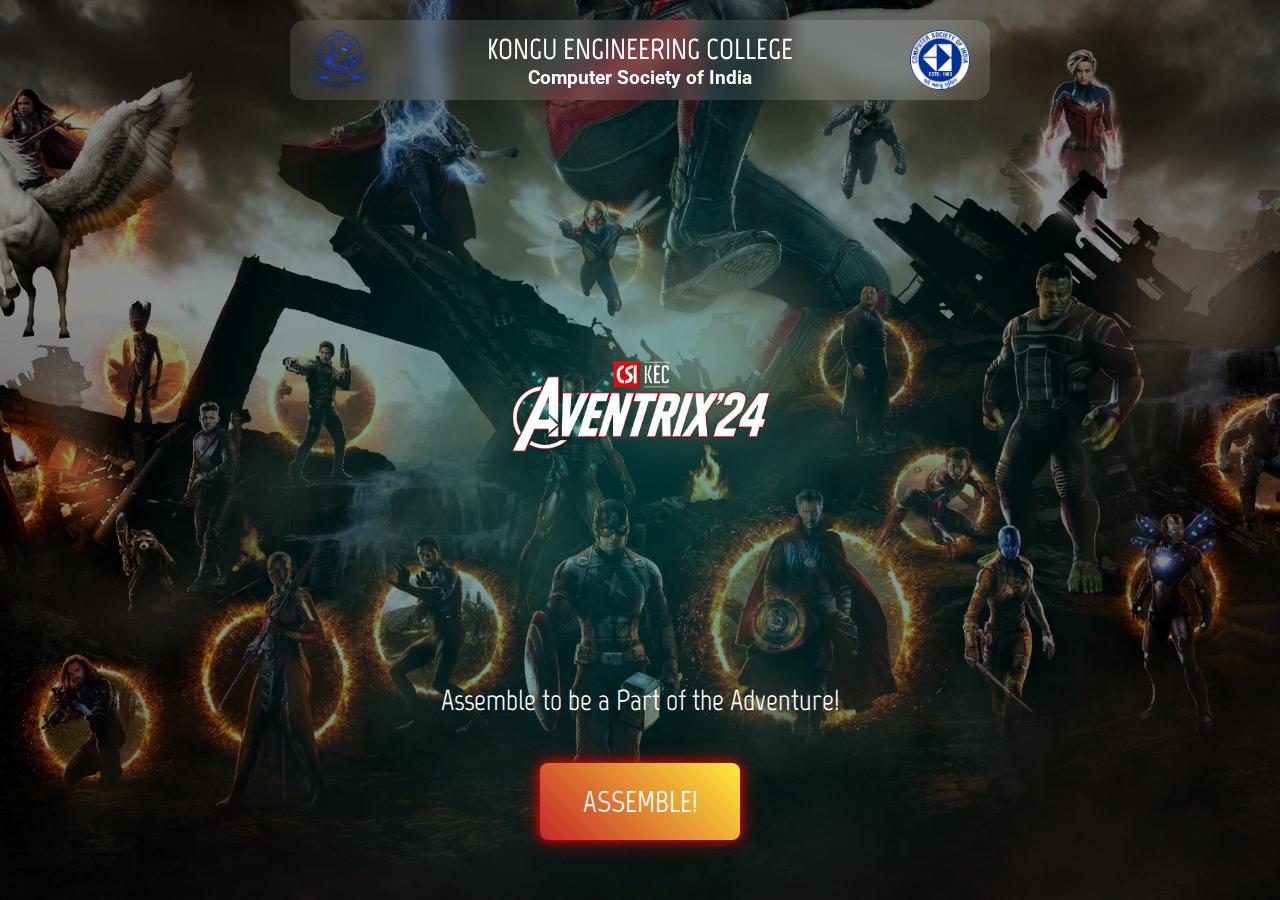
<file: index.html>
<!DOCTYPE html>
<html lang="en">
<head>
    <meta charset="UTF-8">
    <meta name="viewport" content="width=device-width, initial-scale=1.0">
    <title>Marvel Universe</title><link rel="shortcut icon" href="assets/images/site_logo/Favicon.png">
    <link rel="stylesheet" href="assets/css/first.css">
    <link href="https://fonts.googleapis.com/css2?family=Marvel&family=Roboto:wght@400&display=swap" rel="stylesheet"> <!-- Include Marvel and Roboto fonts -->
</head>
<body>
    <div class="header">
        <img src="assets/images/site_logo/KONGU LOGO.png" alt="Kongu Engineering College Logo" class="logo college-logo"> <!-- College logo -->
        <div class="text-container">
            <h1 class="college-name">KONGU ENGINEERING COLLEGE</h1>
            <h2 class="club-name">Computer Society of India</h2>
        </div>
        <img src="assets/images/site_logo/CSI LOGO.png" alt="Computer Society of India Logo" class="logo club-logo"> <!-- Club logo -->
    </div>
    
    <!-- Event logo centered -->
    <div class="event-logo-container">
        <img src="assets/images/site_logo/Aventrix_logo.png" alt="Aventrix Logo" class="event-logo"> <!-- Event logo -->
    </div>

    <!-- Join section -->
    <div class="join-container"> <!-- Changed class name to join-container -->
        <p class="join-event" style="font-size: 1.8rem; font-family: 'Marvel';">Assemble to be a Part of the Adventure!</p> <!-- Avengers-themed join message -->
      <br><br>
        <center>  <a href="main.html" class="join-button" style="font-size: 30px; margin-bottom: 60px;">ASSEMBLE!</a> <!-- Button -->  </center>
    </div>
</body>
</html>
</file>
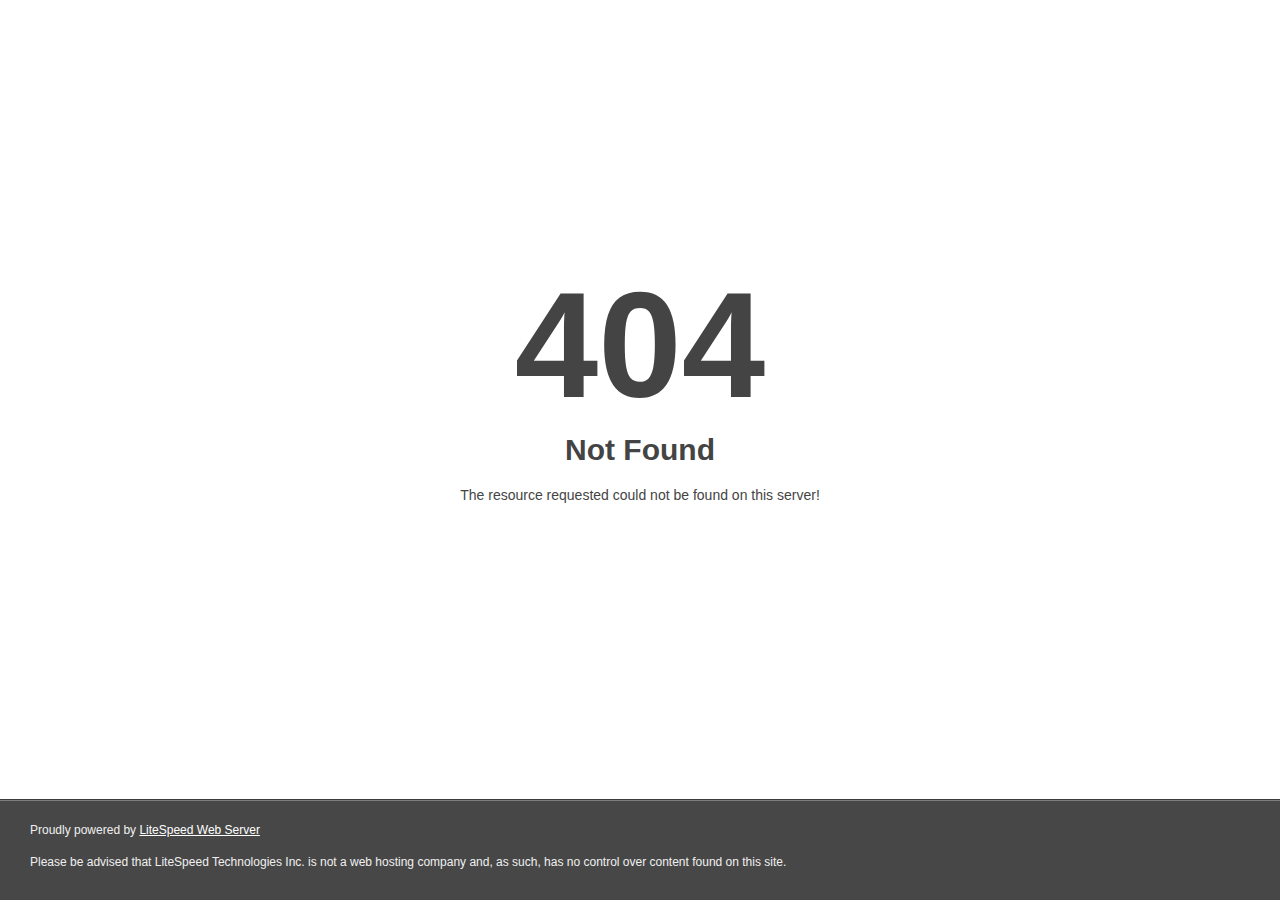
<file: src/js/index.html>
<!DOCTYPE html>
<html style="height:100%">
<head>
<meta name="viewport" content="width=device-width, initial-scale=1, shrink-to-fit=no">
<title> 404 Not Found
</title></head>
<body style="color: #444; margin:0;font: normal 14px/20px Arial, Helvetica, sans-serif; height:100%; background-color: #fff;">
<div style="height:auto; min-height:100%; ">     <div style="text-align: center; width:800px; margin-left: -400px; position:absolute; top: 30%; left:50%;">
        <h1 style="margin:0; font-size:150px; line-height:150px; font-weight:bold;">404</h1>
<h2 style="margin-top:20px;font-size: 30px;">Not Found
</h2>
<p>The resource requested could not be found on this server!</p>
</div></div><div style="color:#f0f0f0; font-size:12px;margin:auto;padding:0px 30px 0px 30px;position:relative;clear:both;height:100px;margin-top:-101px;background-color:#474747;border-top: 1px solid rgba(0,0,0,0.15);box-shadow: 0 1px 0 rgba(255, 255, 255, 0.3) inset;">
<br>Proudly powered by  <a style="color:#fff;" href="http://www.litespeedtech.com/error-page">LiteSpeed Web Server</a><p>Please be advised that LiteSpeed Technologies Inc. is not a web hosting company and, as such, has no control over content found on this site.</p></div></body></html>
</file>
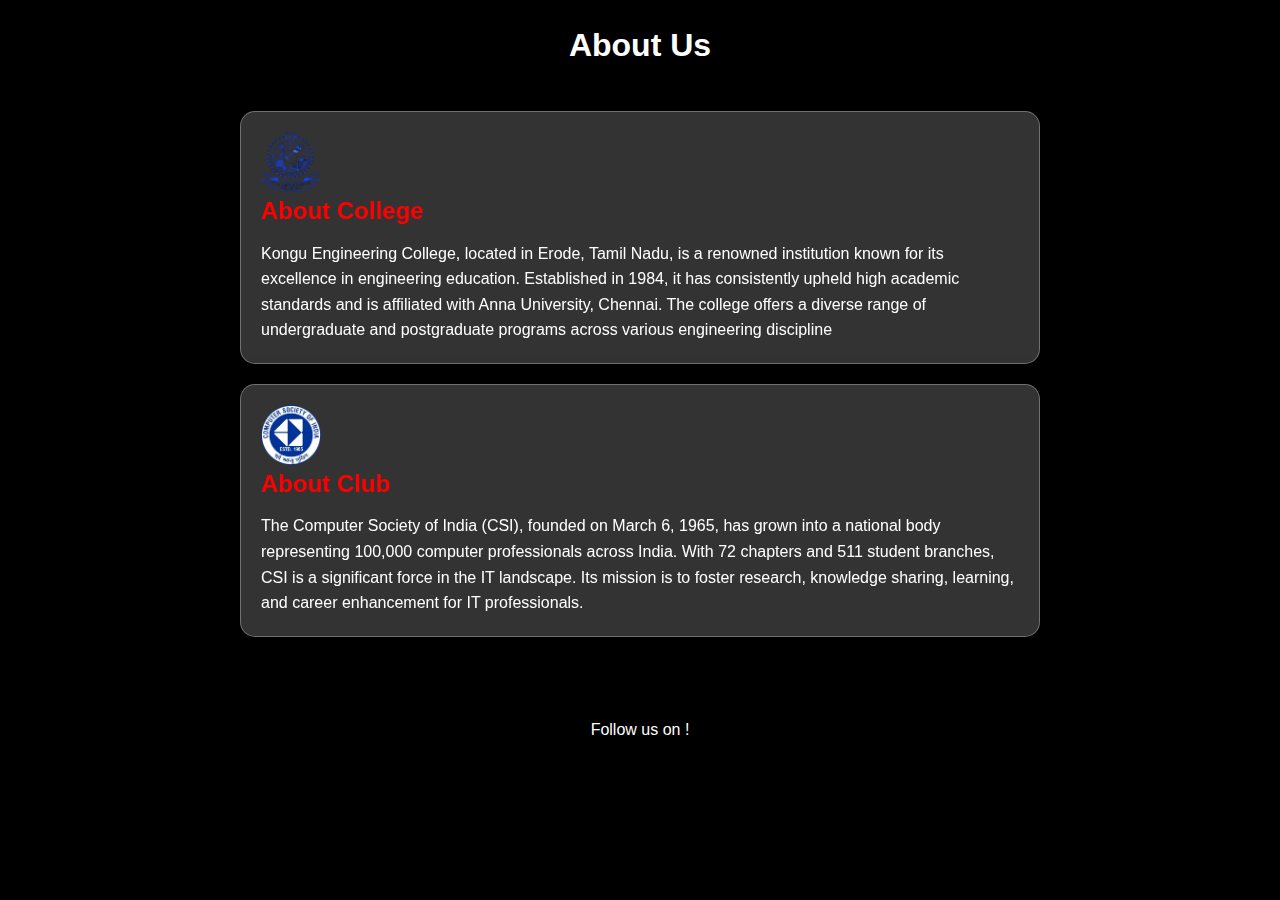
<file: about.html>
<!DOCTYPE html>
<html lang="en">
<head>
    <meta charset="UTF-8">
    <meta name="viewport" content="width=device-width, initial-scale=1.0">
    <title>About Us</title>
    <link rel="stylesheet" href="assets/css/about.css">
    <link rel="stylesheet" href="https://cdnjs.cloudflare.com/ajax/libs/font-awesome/6.6.0/css/all.min.css" integrity="sha512-Kc323vGBEqzTmouAECnVceyQqyqdsSiqLQISBL29aUW4U/M7pSPA/gEUZQqv1cwx4OnYxTxve5UMg5GT6L4JJg==" crossorigin="anonymous" referrerpolicy="no-referrer" />
</head>
<body>
    <!-- Header Section -->
    <header>
        <a href="main.html" class="back-button" title="Back">
            <i class="fa-solid fa-arrow-left"></i>
        </a>
        <h1>About Us</h1>
    </header>

    <div class="container">
        <!-- College Section -->
        <div class="glassmorphism college">
            <div class="logo-container">
                <img src="assets/images/site_logo/KONGU LOGO.png" alt="College Logo" class="logo">
            </div>
            <h2>About College</h2>
            <p>Kongu Engineering College, located in Erode, Tamil Nadu, is a renowned institution known for its excellence in engineering education. Established in 1984, it has consistently upheld high academic standards and is affiliated with Anna University, Chennai. The college offers a diverse range of undergraduate and postgraduate programs across various engineering discipline</p>
        </div>

        <!-- Club Section -->
        <div class="glassmorphism club">
            <div class="logo-container">
                <img src="assets/images/site_logo/CSI LOGO.png"  alt="Club Logo" class="logo">
            </div>
            <h2>About Club</h2>
            <p>The Computer Society of India (CSI), founded on March 6, 1965, has grown into a national body representing 100,000 computer professionals across India. With 72 chapters and 511 student branches, CSI is a significant force in the IT landscape. Its mission is to foster research, knowledge sharing, learning, and career enhancement for IT professionals.</p>
        </div>
    </div>

    <!-- Footer Section -->
    <footer>
        <p>Follow us on !</p>
        <a href="https://www.instagram.com/csi_kec/?next=%2F" target="_blank" class="social-icon">
            <i class="fa-brands fa-instagram"></i>
        </a>
        <a href="https://www.linkedin.com/in/csi-kec-2463362b1/" target="_blank" class="social-icon">
            <i class="fa-brands fa-linkedin"></i>
        </a>
    </footer>
</body>
</html>
</file>
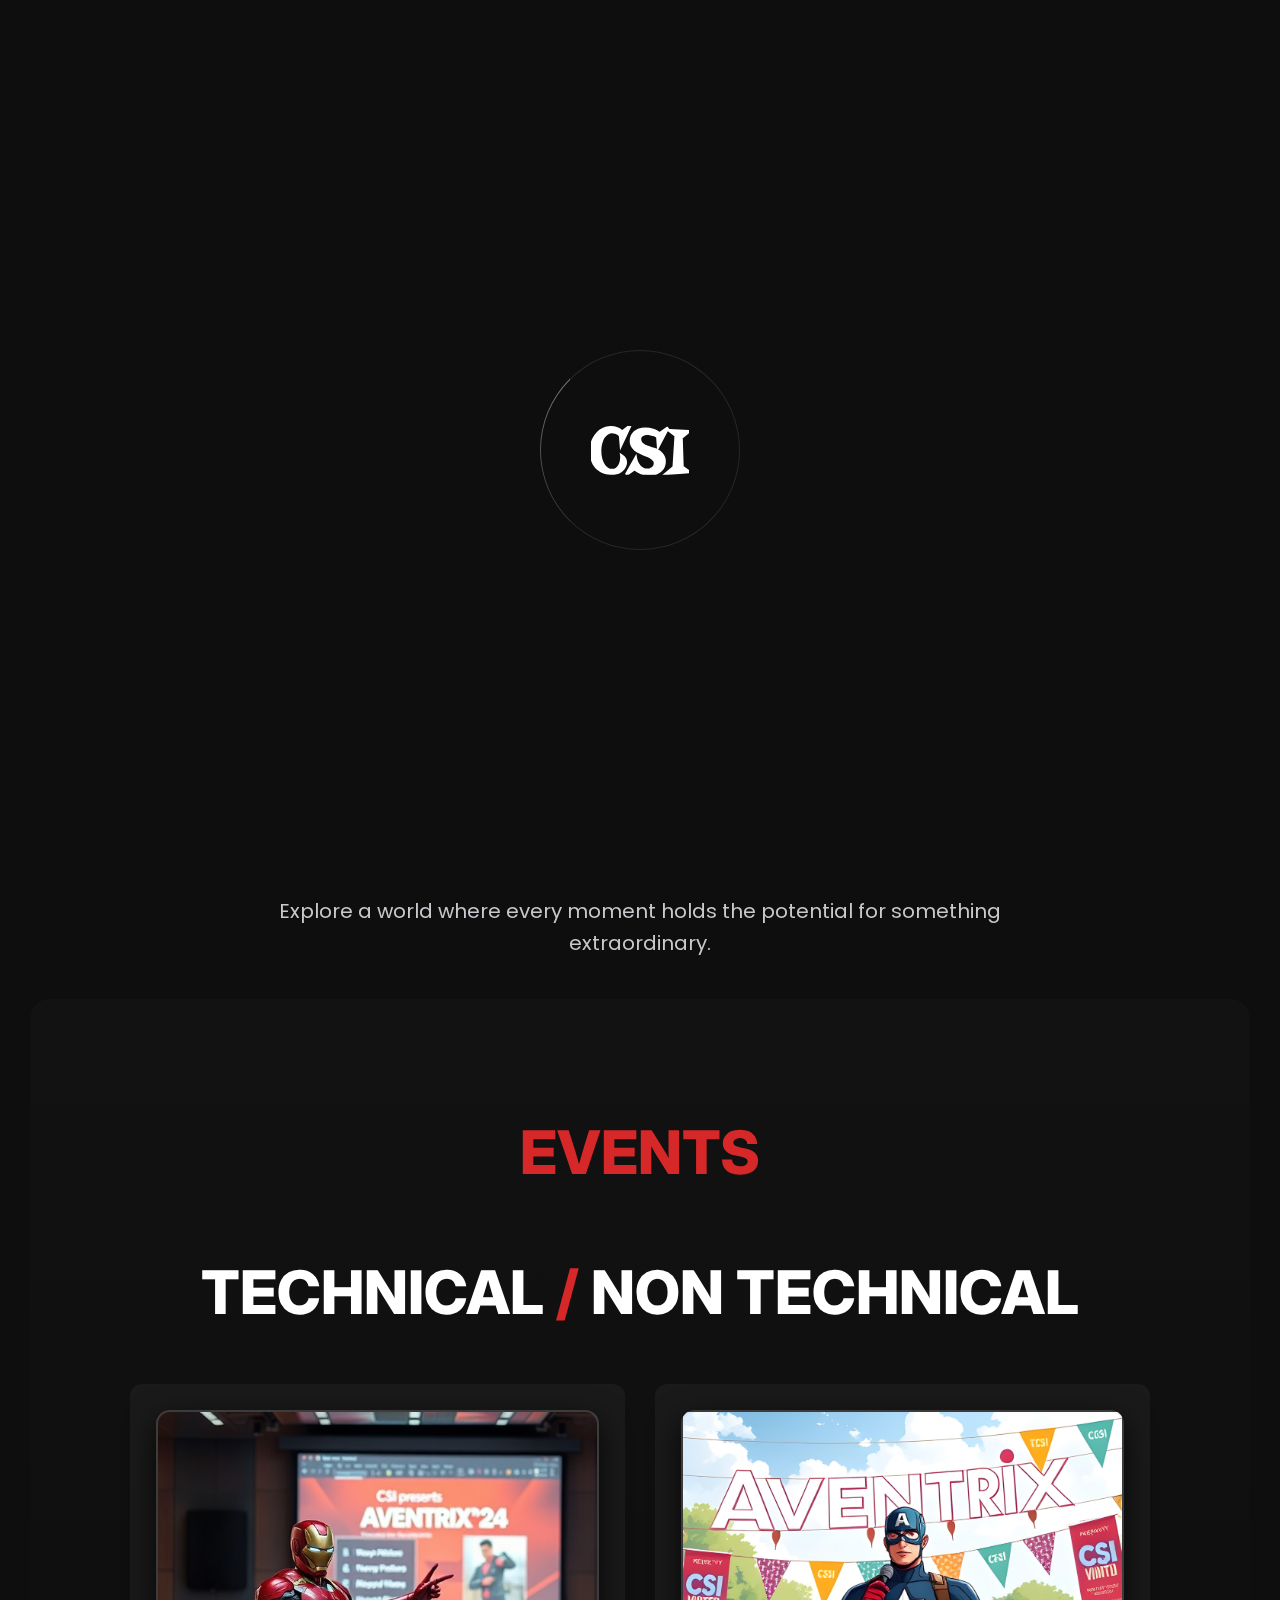
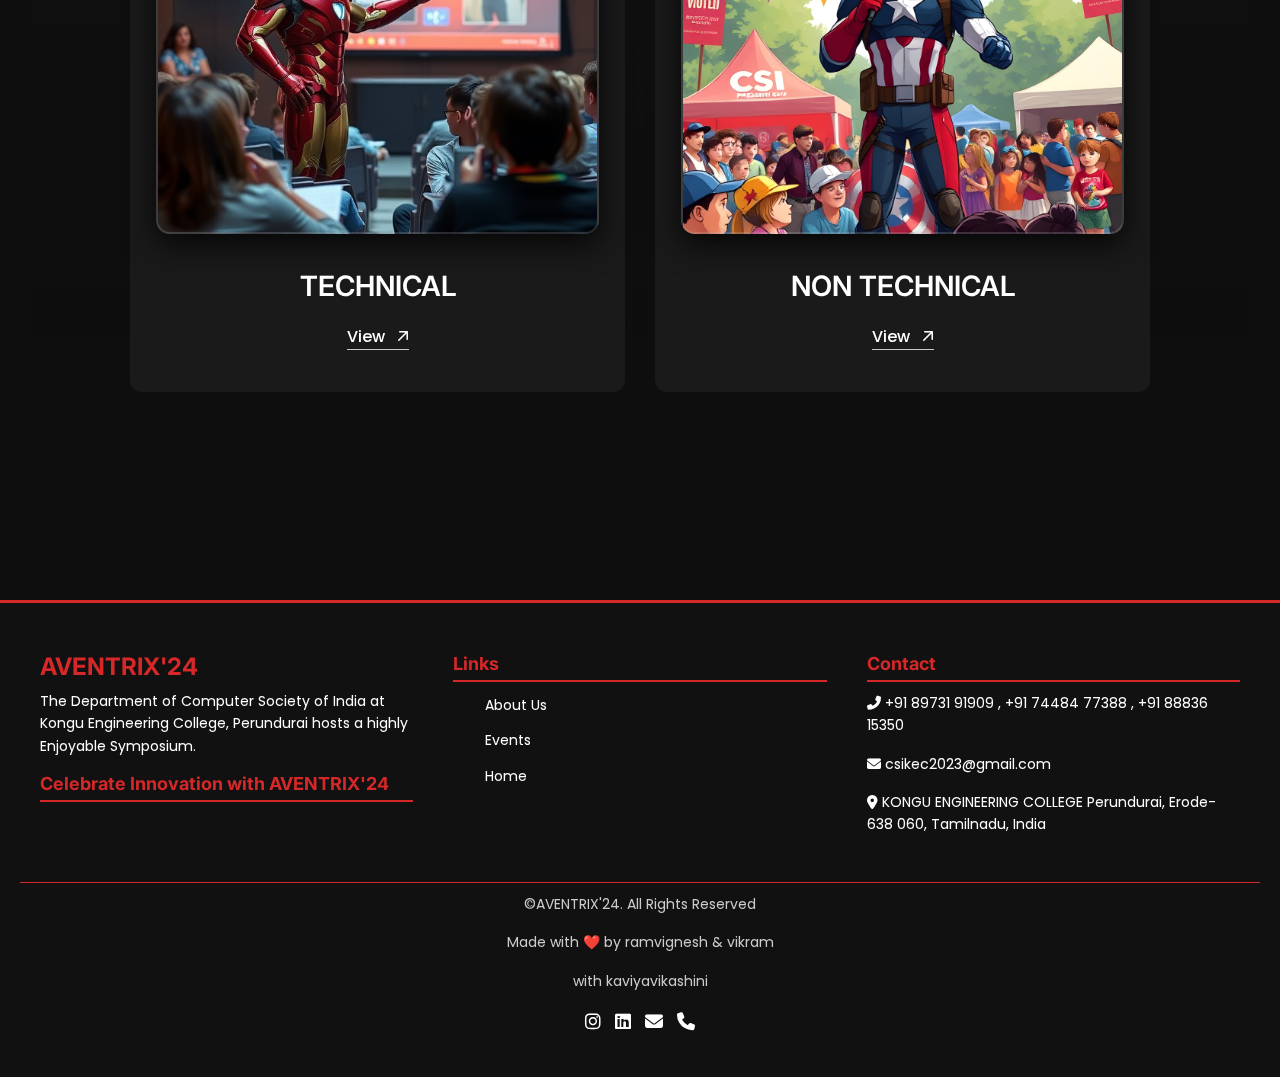
<file: main.html>
<!doctype html>
<html lang="en">

  
<!-- Mirrored from html.xstheme.com/uniaa/index.html by HTTrack Website Copier/3.x [XR&CO'2014], Mon, 15 Jul 2024 03:56:51 GMT -->
<head>
    <meta charset="utf-8">
    <meta name="viewport" content="width=device-width, initial-scale=1, shrink-to-fit=no">
    <meta http-equiv="x-ua-compatible" content="ie=edge">
    <meta name="thumbnail" content="assets/images/uniaa_page_thumbnail.webp">
    <meta name="description" content="Uniaa – Digital Agency & Business Solution Site Template">
    <meta name="keywords" content="Digital Agency & Business Solution Bootstrap Site Template">
    <meta name="author" content="xstheme">

    <title>AVENTRIX – THE TECH VIBE</title>
    <link rel="shortcut icon" href="assets/images/site_logo/Favicon.png">

    <!-- framework - CSS Include -->
    <link rel="stylesheet" type="text/css" href="assets/css/bootstrap.min.css">

    <!-- Icon - CSS Include -->
    <link rel="stylesheet" type="text/css" href="assets/css/fontawesome.css">

    <!-- Animation Effects - CSS Include -->
    <link rel="stylesheet" type="text/css" href="assets/css/cursor.css">
    <link rel="stylesheet" type="text/css" href="assets/css/animate.min.css">

    <!-- Custom - CSS Include -->
    <link rel="stylesheet" type="text/css" href="demo_assets/css/style.css">

<style>
  .ticker{
  width: 102%;
  background: linear-gradient(to Top, #0000001e, #c7bbbb5d,#c7bbbb67, #0000000e);  color: #ffd700;
}

      @keyframes shine {
          0% {
              text-shadow: 0 0 5px #c8102f80, 0 0 10px rgba(255, 215, 0, 0.5);
          }
          50% {
              text-shadow: 0 0 20px #ffd700, 0 0 30px rgba(255, 215, 0, 0.8);
          }
          100% {
              text-shadow: 0 0 5px rgba(255, 215, 0, 0.7), 0 0 10px rgba(255, 215, 0, 0.5);
          }
      }
</style>

  </head>


  
  <body id="home">

    <!-- Body Wrap - Start -->
    <div class="page_wrapper">

      <!-- Back To Top - Start -->
      <div class="backtotop">
        <a href="#" class="scroll">
          <i class="fa-solid fa-arrow-up"></i>
        </a>
      </div>
      <!-- Back To Top - End -->

      <!-- Preloader - Start -->
      <div id="preloader" class="preloader">
        <div class="loader-circle">
          <div class="loader-line-mask">
            <div class="loader-line"></div>
          </div>
          <div class="loader-logo">
            <img src="assets/images/site_logo/site_logo.svg" alt="Site Logo">
          </div>
        </div>
      </div>
      <!-- Preloader - End -->

      <!-- Line Animation - Satrt -->
      <div class="line_wrap">
        <div class="line_item"></div>
        <div class="line_item"></div>
        <div class="line_item"></div>
        <div class="line_item"></div>
        <div class="line_item"></div>
      </div>
      <!-- Line Animation - End -->

      <!-- Site Header - Start
      ================================================== -->
      <header class="site_header">
        <div class="container">
          <div class="row align-items-center">
            <div class="col-lg-3 col-5">
              <div class="site_logo">
                <a class="site_link" href="index.html">
                  <img src="assets/images/site_logo/main_logo.svg" alt="Site Logo">
                </a>
              </div>
            </div>
            <div class="col-lg-8 col-2 justify-content-end">
              <nav class="main_menu navbar p-0 navbar-expand-lg">
                <div class="main_menu_inner collapse navbar-collapse justify-content-end" id="main_menu_dropdown">
                  <ul class="main_menu_list unordered_list d-flex justify-content-end">
                    <li><a class="nav-link scrollspy-btn" href="about.html">ABOUT</a></li>
                    <li><a class="nav-link scrollspy-btn" href="#events">EVENTS</a></li>
                    <li><a class="nav-link scrollspy-btn" href="#footer">CONTACT</a></li>
                  </ul>
                </div>
              </nav>
            </div>

            <div class="col-lg-1 col-5">
              <ul class="btns_group p-0 unordered_list justify-content-end">
                <li class="justify-content-end">
                  <button class="mobile_menu_btn" type="button" data-bs-toggle="collapse" data-bs-target="#main_menu_dropdown" aria-expanded="false" aria-label="Toggle navigation">
                    <i class="far fa-bars"></i>
                  </button>
                </li>
              </ul>
            </div>
          </div>
        </div>
      </header>
      <!-- Site Header - End
      ================================================== -->

      <!-- Main Body - Start
      ================================================== -->
      <main class="page_content">
        <div class="ticker" style="width: 200%;justify-content: center; z-index: 1; margin-top: 200px;">
          <span class="ticker-item">AVENTRIX'24</span>
          <span class="ticker-item">13K PRIZE POOL</span>
          <span class="ticker-item">CSI</span>
          <span class="ticker-item">NOVEMBER 06 </span>
          <span class="ticker-item">13K PRIZE POOL</span>
          <span class="ticker-item">NOVEMBER 06 </span>
        </div>
        <!-- Hero Section - Start
        ================================================== -->
        <section id="hero_section" class="hero_section text-center">
          <div class="logo-container">
            <img src="assets/images/site_logo/KONGU LOGO.png" width="70px" class="logo2 logos">
            <img src="assets/images/site_logo/CSI LOGO.png" width="70px" class="logo1 logos">
          </div>
          <div class="text-container">
            <h1 class="college-name" style="font-size: 30px;">KONGU ENGINEERING COLLEGE</h1>
            <h2 class="club-name text-danger" style="font-size: 20px; font-family: 'Franklin Gothic Medium', 'Arial Narrow', Arial, sans-serif; ">Computer Society of India</h2>
            <h3 class="club-name" style="font-size: 20px;">Presents</h3>
        </div>  
          <div class="container">
            <h1 class="cd-headline clip is-full-width">
              <span class="cd-words-wrapper">
                <b class="is-visible">AVENTRIX '24  </b>
              </span>
              <span class="d-block"><h1>The Tech Vibe</h1></span>
            </h1>
            <p>
              Aventrix '24, orchestrated by the CSI-KEC Student Branch at Kongu Engineering College, Perundurai, 
              encompasses a symposium that serves as a vibrant forum under the auspices of the Computer Society of India.
              Explore a world where every moment holds the potential for something extraordinary.
            </p>
      
        <!-- Hero Section - End
        ================================================== -->

        <!-- Home Pages Section - Start
        ================================================== -->
        <section id="home_pages_section" class="home_pages_section">
          <div class="container" id="events">
            <div class="bg-secondary bg-gradient pb-lg-5">

              <div class="heading_block text-center">
                <h1 class="heading_title mb-0">
                  <mark>EVENTS</mark></br><br> TECHNICAL <mark>/</mark> NON TECHNICAL
                </h1>
              </div>
              <div class="row">
                <div class="col-lg-6 col-md-12 col-sm-6">
                  <div class="page_card_block">
                    <div class="block_image">
                      <a href="tech.html"  style="background-image: url('assets/images/Events/IM6.jpg');">
                      </a>
                    </div>
                    <div class="block_content">
                      <h3 class="block_title">
                        TECHNICAL
                      </h3>
                      <a class="btn_unfill" href="#tech">
                        <span class="btn_label">
                          View
                        </span>
                        <span class="btn_icon">
                          <i class="fa-regular fa-arrow-up-right"></i>
                        </span>
                      </a>
                    </div>
                  </div>
                </div>
                <div class="col-lg-6 col-md-12 col-sm-6">
                  <div class="page_card_block">
                    <div class="block_image">
                      <a href="nontech.html" data-cursor-text="VIEW" style="background-image: url('assets/images/Events/NT.jpg');">
                      </a>
                    </div>
                    <div class="block_content">
                      <h3 class="block_title">
                         NON TECHNICAL
                      </h3>
                      <a class="btn_unfill" href="#nontech">
                        <span class="btn_label">
                          View
                        </span>
                        <span class="btn_icon">
                          <i class="fa-regular fa-arrow-up-right"></i>
                        </span>
                      </a>
                    </div>
                  </div>
                </div>
              </div>
            </div>
          </div>
        </section>
        <!-- Home Pages Section - End
        ================================================== -->

        <!-- Inner Pages Section - Start
        ================================================== -->
        <!-- Inner Pages Section - End
        ================================================== -->
      </main>
      <!-- Main Body - End
      ================================================== -->

      <!-- Site Footer - Start
      ================================================== -->
      <footer class="footer" id="footer">
        <div class="footer-content">
            <!-- Left Section -->
            <div class="footer-section about">
                <!-- <img src="assets/images/site_logo/main_logo.svg" height="100px  alt="Aventrix Logo" class="footer-logo"> -->
                <h2>AVENTRIX'24</h2>
                <p>
                    The Department of Computer Society of India at Kongu Engineering College, Perundurai hosts a highly Enjoyable Symposium.
                </p>
                <h3>Celebrate Innovation with AVENTRIX'24</h3>
            </div>

            <!-- Center Section (Links) -->
            <div class="footer-section links">
                <h3>Links</h3>
                <ul>
                    <li><a href="about.html">About Us</a></li>
                    <li><a href="#events">Events</a></li>
                    <li><a href="#home">Home</a></li>
                </ul>
            </div>

            <!-- Right Section (Contact) -->
            <div class="footer-section contact">
                <h3>Contact</h3>
                <p><i class="fas fa-phone-alt"></i> +91 89731 91909 , +91 74484 77388 , +91 88836 15350</p>
                <p><i class="fas fa-envelope"></i> csikec2023@gmail.com</p>
                <p><i class="fas fa-map-marker-alt"></i> KONGU ENGINEERING COLLEGE
                  Perundurai, Erode-638 060, Tamilnadu, India</p>
            </div>
        </div>

        <!-- Bottom Bar -->
        <div class="footer-bottom">
            <p>&copy;AVENTRIX'24. All Rights Reserved</p>
            <p>Made with <span class="heart">❤️</span> by ramvignesh & vikram</p>
             <p> with kaviyavikashini </p>
            <div class="social-icons">
                <a href="https://www.instagram.com/csi_kec/?next=%2F"><i class="fab fa-instagram"></i></a>
                <a href="https://www.linkedin.com/in/csi-kec-2463362b1/"><i class="fab fa-linkedin"></i></a>
                <a href="mailto:csikec2023@gmail.com"><i class="fa-solid fa-envelope"></i></a>
                <a href="tel:+918973191909"><i class="fa-solid fa-phone"></i></a>
            </div>
        </div>
    </footer>
      <!-- Site Footer - End
      ================================================== -->

    </div>
    <!-- Body Wrap - End -->

    <!-- framework - Jquery Include -->
    <script src="assets/js/jquery.min.js"></script>
    <script src="assets/js/popper.min.js"></script>
    <script src="assets/js/bootstrap.min.js"></script>
    <script src="assets/js/bootstrap-dropdown-ml-hack.min.js"></script>
    <script src="assets/js/ticker.min.js"></script>
    <!-- Animation Effects - jquery include -->
    <script src="assets/js/cursor.js"></script>

    <!-- Fancy Taxt Animation - Jquery Include -->
    <script src="demo_assets/js/type.js"></script>

    <!-- Custom - Jquery Include -->
    <script src="demo_assets/js/main.js"></script>

  </body>

<!-- Mirrored from html.xstheme.com/uniaa/index.html by HTTrack Website Copier/3.x [XR&CO'2014], Mon, 15 Jul 2024 03:57:01 GMT -->
</html>
</file>
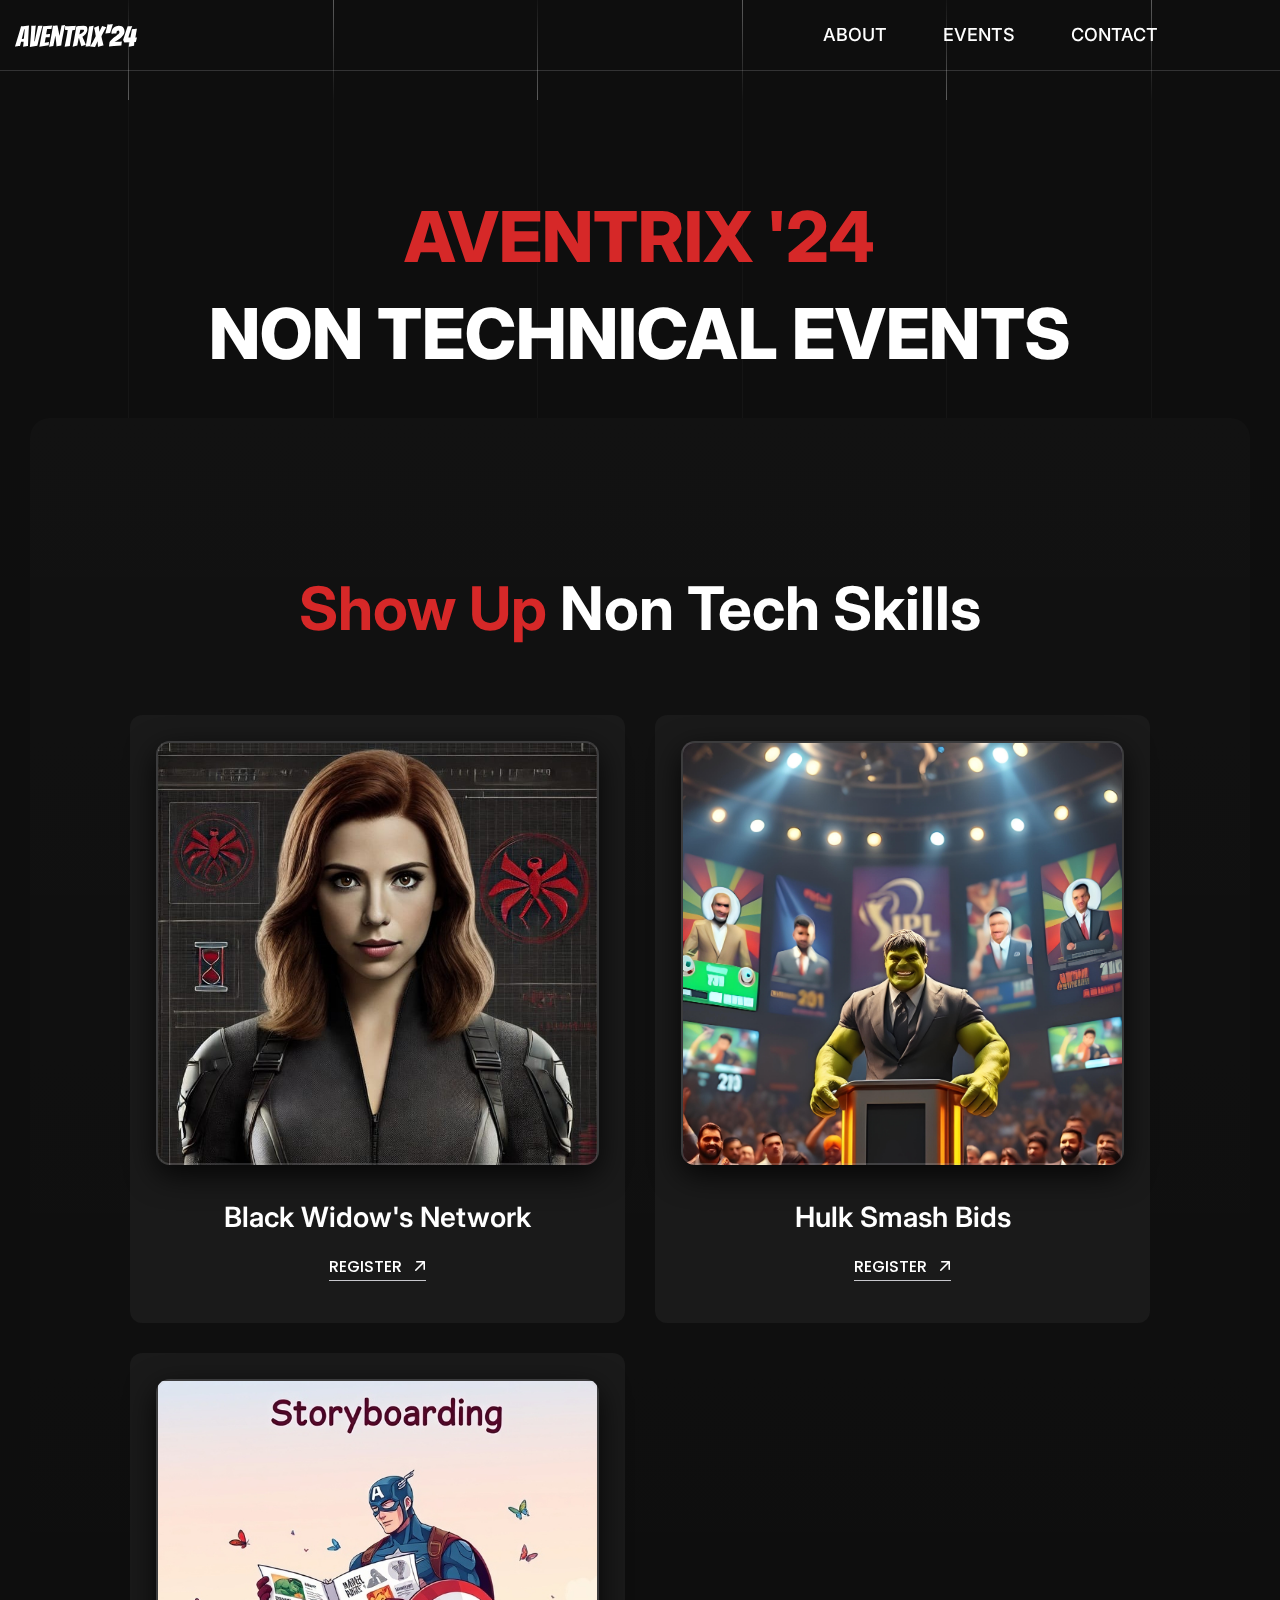
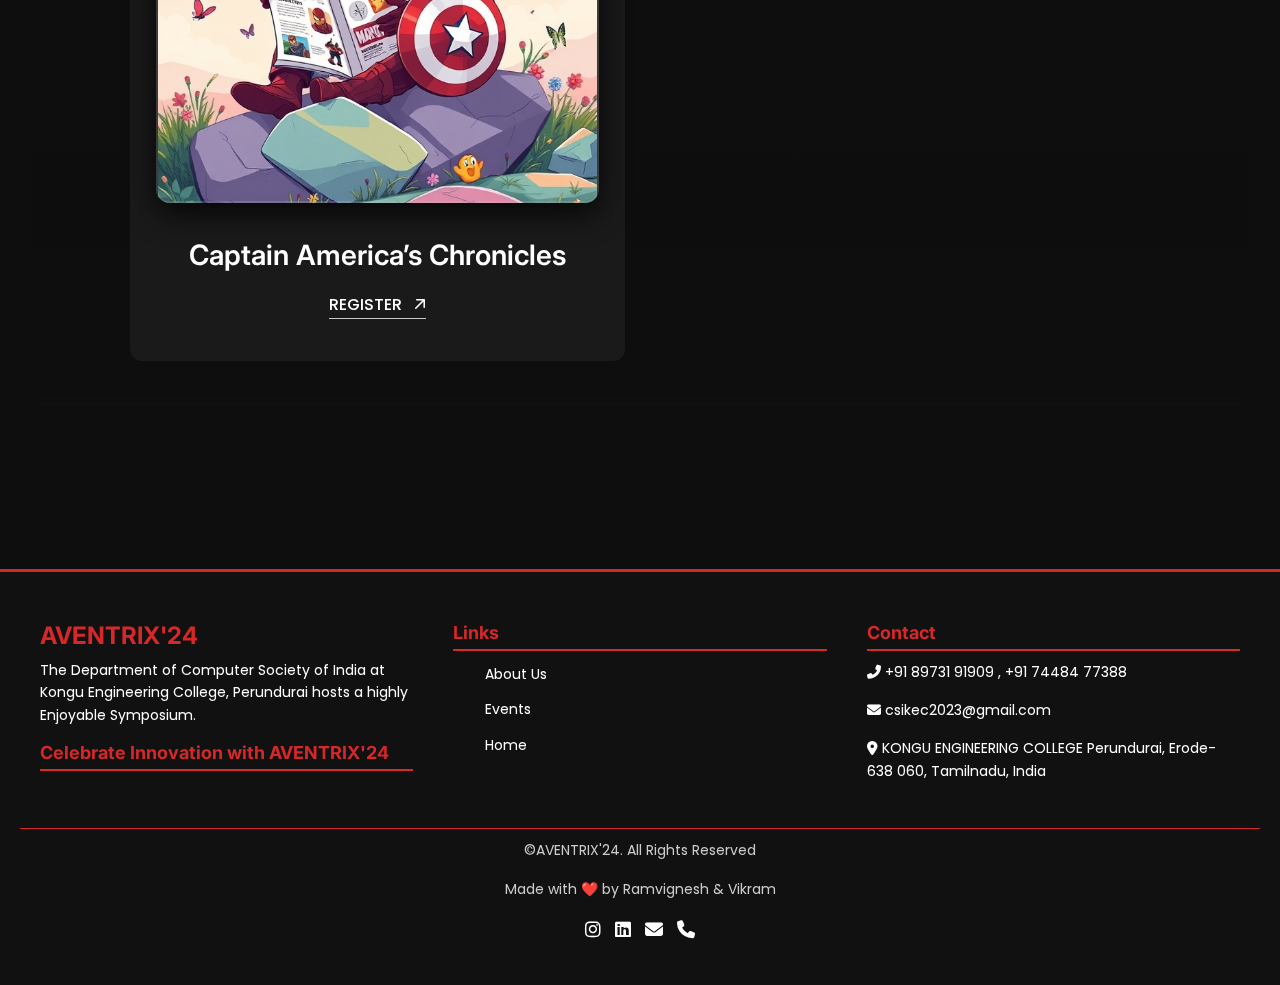
<file: nontech.html>
<!doctype html>
<html lang="en">

  
<!-- Mirrored from html.xstheme.com/uniaa/index.html by HTTrack Website Copier/3.x [XR&CO'2014], Mon, 15 Jul 2024 03:56:51 GMT -->
<head>

    <meta charset="utf-8">
    <meta name="viewport" content="width=device-width, initial-scale=1, shrink-to-fit=no">
    <meta http-equiv="x-ua-compatible" content="ie=edge">
    <meta name="thumbnail" content="assets/images/uniaa_page_thumbnail.webp">
    <meta name="description" content="Uniaa – Digital Agency & Business Solution Site Template">
    <meta name="keywords" content="Digital Agency & Business Solution Bootstrap Site Template">
    <meta name="author" content="xstheme">

    <title>AVENTRIX – THE TECH VIBE</title>
    <link rel="shortcut icon" href="assets/images/site_logo/favourite_icon.webp">
    <link rel="shortcut icon" href="assets/images/site_logo/Favicon.png">
    <!-- framework - CSS Include -->
    <link rel="stylesheet" type="text/css" href="assets/css/bootstrap.min.css">

    <!-- Icon - CSS Include -->
    <link rel="stylesheet" type="text/css" href="assets/css/fontawesome.css">

    <!-- Animation Effects - CSS Include -->
    <link rel="stylesheet" type="text/css" href="assets/css/cursor.css">
    <link rel="stylesheet" type="text/css" href="assets/css/animate.min.css">

    <!-- Custom - CSS Include -->
    <link rel="stylesheet" type="text/css" href="demo_assets/css/style.css">

  </head>


  
  <body id="home">

    <!-- Body Wrap - Start -->
    <div class="page_wrapper">

      <!-- Back To Top - Start -->
      <div class="backtotop">
        <a href="#" class="scroll">
          <i class="fa-solid fa-arrow-up"></i>
        </a>
      </div>
      <!-- Back To Top - End -->

      <!-- Preloader - Start -->
      <!-- <div id="preloader" class="preloader">
        <div class="loader-circle">
          <div class="loader-line-mask">
            <div class="loader-line"></div>
          </div>
          <div class="loader-logo">
            <img src="assets/images/site_logo/site_logo.svg" alt="Site Logo">
          </div>
        </div>
      </div> -->
      <!-- Preloader - End -->

      <!-- Line Animation - Satrt -->
      <div class="line_wrap">
        <div class="line_item"></div>
        <div class="line_item"></div>
        <div class="line_item"></div>
        <div class="line_item"></div>
        <div class="line_item"></div>
      </div>
      <!-- Line Animation - End -->

      <!-- Site Header - Start
      ================================================== -->
      <header class="site_header">
        <div class="container">
          <div class="row align-items-center">
            <div class="col-lg-3 col-5">
              <div class="site_logo">
                <a class="site_link" href="index.html">
                  <img src="assets/images/site_logo/main_logo.svg" alt="Site Logo">
                </a>
              </div>
            </div>
            <div class="col-lg-8 col-2 justify-content-end">
                <nav class="main_menu navbar p-0 navbar-expand-lg">
                  <div class="main_menu_inner collapse navbar-collapse justify-content-end" id="main_menu_dropdown">
                    <ul class="main_menu_list unordered_list d-flex justify-content-end">
                      <li><a class="nav-link scrollspy-btn" href="about.html">ABOUT</a></li>
                      <li><a class="nav-link scrollspy-btn" href="#events">EVENTS</a></li>
                      <li><a class="nav-link scrollspy-btn" href="#contact">CONTACT</a></li>
                    </ul>
                  </div>
                </nav>
              </div>

            <div class="col-lg-1 col-5">
              <ul class="btns_group p-0 unordered_list justify-content-end">
                <li>
                  <button class="mobile_menu_btn" type="button" data-bs-toggle="collapse" data-bs-target="#main_menu_dropdown" aria-expanded="false" aria-label="Toggle navigation">
                    <i class="far fa-bars"></i>
                  </button>
                </li>
              </ul>
            </div>
          </div>
        </div>
      </header>
      <!-- Site Header - End
      ================================================== -->

      <!-- Main Body - Start
      ================================================== -->
      <main class="page_content">

        <!-- Hero Section - Start
        ================================================== -->
        <section id="hero_section" class="hero_section text-center" id="events">
          <div class="container" id="events">
            <!-- <img src="assets\images\site_logo\CSI LOGO.png" width="50px" class="logo">
            <img src="assets\images\site_logo\KONGU LOGO.png" width="50px" class="logo"> -->
            <h1 class="cd-headline clip is-full-width">
              <span class="cd-words-wrapper">
                <b class="is-visible ">AVENTRIX '24  </b>
              </span>
              <span class="d-block"><h1>NON TECHNICAL EVENTS</h1></span>
            </h1>
</BR>
        <!-- Hero Section - End
        ================================================== -->

        <!-- Home Pages Section - Start
        ================================================== -->
        <!-- Home Pages Section - End
        ================================================== -->

        <!-- Inner Pages Section - Start
        ================================================== -->
        <section id="inner_pages_section" class="inner_pages_section" >
          <div class="container" id="tech">
            <div class="bg-secondary bg-gradient pb-lg-5">
              <div class="row">
                <div class="heading_block text-center" >
                  <h2 class="heading_title mb-0">
                   <br> <mark>Show Up </mark> Non Tech Skills
                  </h2>
                </div>
                <div class="col-lg-6 col-md-12 col-sm-6">
                  <div class="page_card_block">
                    <div class="block_image">
                      <a href="team5.html" data-cursor-text="VIEW" style="background-image: url('assets/images/Events/BW2.jpg');">
                      </a>
                    </div>
                    <div class="block_content">
                      <h3 class="block_title">
                        Black Widow's Network
                      </h3>
                      <a class="btn_unfill" href="team5.html">
                        <span class="btn_label">
                          REGISTER
                        </span>
                        <span class="btn_icon">
                          <i class="fa-regular fa-arrow-up-right"></i>
                        </span>
                      </a>
                    </div>
                  </div>
                </div>
                <div class="col-lg-6 col-md-12 col-sm-6">
                  <div class="page_card_block">
                    <div class="block_image">
                      <a href="team6.html" data-cursor-text="VIEW" style="background-image: url('assets/images/Events/Hulk.jpg');">
                      </a>
                    </div>
                    <div class="block_content">
                      <h3 class="block_title">
                        Hulk Smash Bids
                      </h3>
                      <a class="btn_unfill" href="team6.html">
                        <span class="btn_label">
                          REGISTER
                        </span>
                        <span class="btn_icon">
                          <i class="fa-regular fa-arrow-up-right"></i>
                        </span>
                      </a>
                    </div>
                  </div>
                </div>
                <div class="col-lg-6 col-md-12 col-sm-6 " id="hello"  >
                  <div class="page_card_block">
                    <div class="block_image">
                      <a href="team7.html" data-cursor-text="VIEW" style="background-image: url('assets/images/Events/CASB.jpg');">
                      </a>
                    </div>
                    <div class="block_content">
                      <h3 class="block_title">
                       Captain America’s Chronicles
                      </h3>
                      <a class="btn_unfill" href="team7.html">
                        <span class="btn_label">
                          REGISTER
                        </span>
                        <span class="btn_icon">
                          <i class="fa-regular fa-arrow-up-right"></i>
                        </span>
                      </a>
                    </div>
                  </div>
                </div>
             </div>
           </div>
         </section>
        <!-- Inner Pages Section - End
        ================================================== -->
      </main>
      <!-- Main Body - End
      ================================================== -->



      
      <!-- Site Footer - Start
      ================================================== -->
      <!-- <footer class="site_footer section_space text-center bg-gradient">
        <div class="container">
          <div class="row justify-content-center">
            <div class="col-lg-9">
              <div class="heading_block">
                <h2 class="heading_title">
            <mark class="text-primary"><h1>contact<h1></mark>
                </h2>
                <p class="heading_description">
                  One-time payment & get free life time license & updates. Feeling In Love? want to purchase the template!
                </p>
              </div>
              <a class="btn btn-primary" target="_blank" href="https://themeforest.net/user/xstheme/portfolio/">
                <span class="btn_label" data-text="Purchase Now">Purchase Now</span>
                <span class="btn_icon">
                  <i class="fa-solid fa-arrow-up-right"></i>
                </span>
              </a>
            </div>
          </div>
          <br>
          <p class="copyright">&copy; Ramvignesh</p>
        </div>
      </footer> -->

<!-- Remove the container if you want to extend the Footer to full width. -->
    <!-- Footer -->
    <footer class="footer" id="footer" >
      <div class="footer-content" id="contact">
          <!-- Left Section -->
          <div class="footer-section about">
              <!-- <img src="assets/images/site_logo/main_logo.svg" height="100px  alt="Aventrix Logo" class="footer-logo"> -->
              <h2>AVENTRIX'24</h2>
              <p>
                  The Department of Computer Society of India at Kongu Engineering College, Perundurai hosts a highly Enjoyable Symposium.
              </p>
              <h3>Celebrate Innovation with AVENTRIX'24</h3>
          </div>

          <!-- Center Section (Links) -->
          <div class="footer-section links">
              <h3>Links</h3>
              <ul>
                  <li><a href="about.html">About Us</a></li>
                  <li><a href="#events">Events</a></li>
                  <li><a href="#home">Home</a></li>
              </ul>
          </div>

          <!-- Right Section (Contact) -->
          <div class="footer-section contact">
              <h3>Contact</h3>
              <p><i class="fas fa-phone-alt"></i> +91 89731 91909 , +91 74484 77388</p>
              <p><i class="fas fa-envelope"></i> csikec2023@gmail.com</p>
              <p><i class="fas fa-map-marker-alt"></i> KONGU ENGINEERING COLLEGE
                Perundurai, Erode-638 060, Tamilnadu, India</p>
          </div>
      </div>

      <!-- Bottom Bar -->
      <div class="footer-bottom">
          <p>&copy;AVENTRIX'24. All Rights Reserved</p>
          <p>Made with <span class="heart">❤️</span> by Ramvignesh & Vikram</p>
          <div class="social-icons">
              <a href="https://www.instagram.com/csi_kec/?next=%2F"><i class="fab fa-instagram"></i></a>
              <a href="https://www.linkedin.com/in/csi-kec-2463362b1/"><i class="fab fa-linkedin"></i></a>
              <a href="mailto:csikec2023@gmail.com"><i class="fa-solid fa-envelope"></i></a>
              <a href="tel:+918973191909"><i class="fa-solid fa-phone"></i></a>
          </div>
      </div>
  </footer>
    <!-- Footer -->

  <!-- End of .container -->

      <!-- Site Footer - End
      ================================================== -->

    </div>
    <!-- Body Wrap - End -->

    <!-- framework - Jquery Include -->
    <script src="assets/js/jquery.min.js"></script>
    <script src="assets/js/popper.min.js"></script>
    <script src="assets/js/bootstrap.min.js"></script>
    <script src="assets/js/bootstrap-dropdown-ml-hack.min.js"></script>

    <!-- Animation Effects - jquery include -->
    <script src="assets/js/cursor.js"></script>

    <!-- Fancy Taxt Animation - Jquery Include -->
    <script src="demo_assets/js/type.js"></script>

    <!-- Custom - Jquery Include -->
    <script src="demo_assets/js/main.js"></script>

  </body>

<!-- Mirrored from html.xstheme.com/uniaa/index.html by HTTrack Website Copier/3.x [XR&CO'2014], Mon, 15 Jul 2024 03:57:01 GMT -->
</html>
</file>
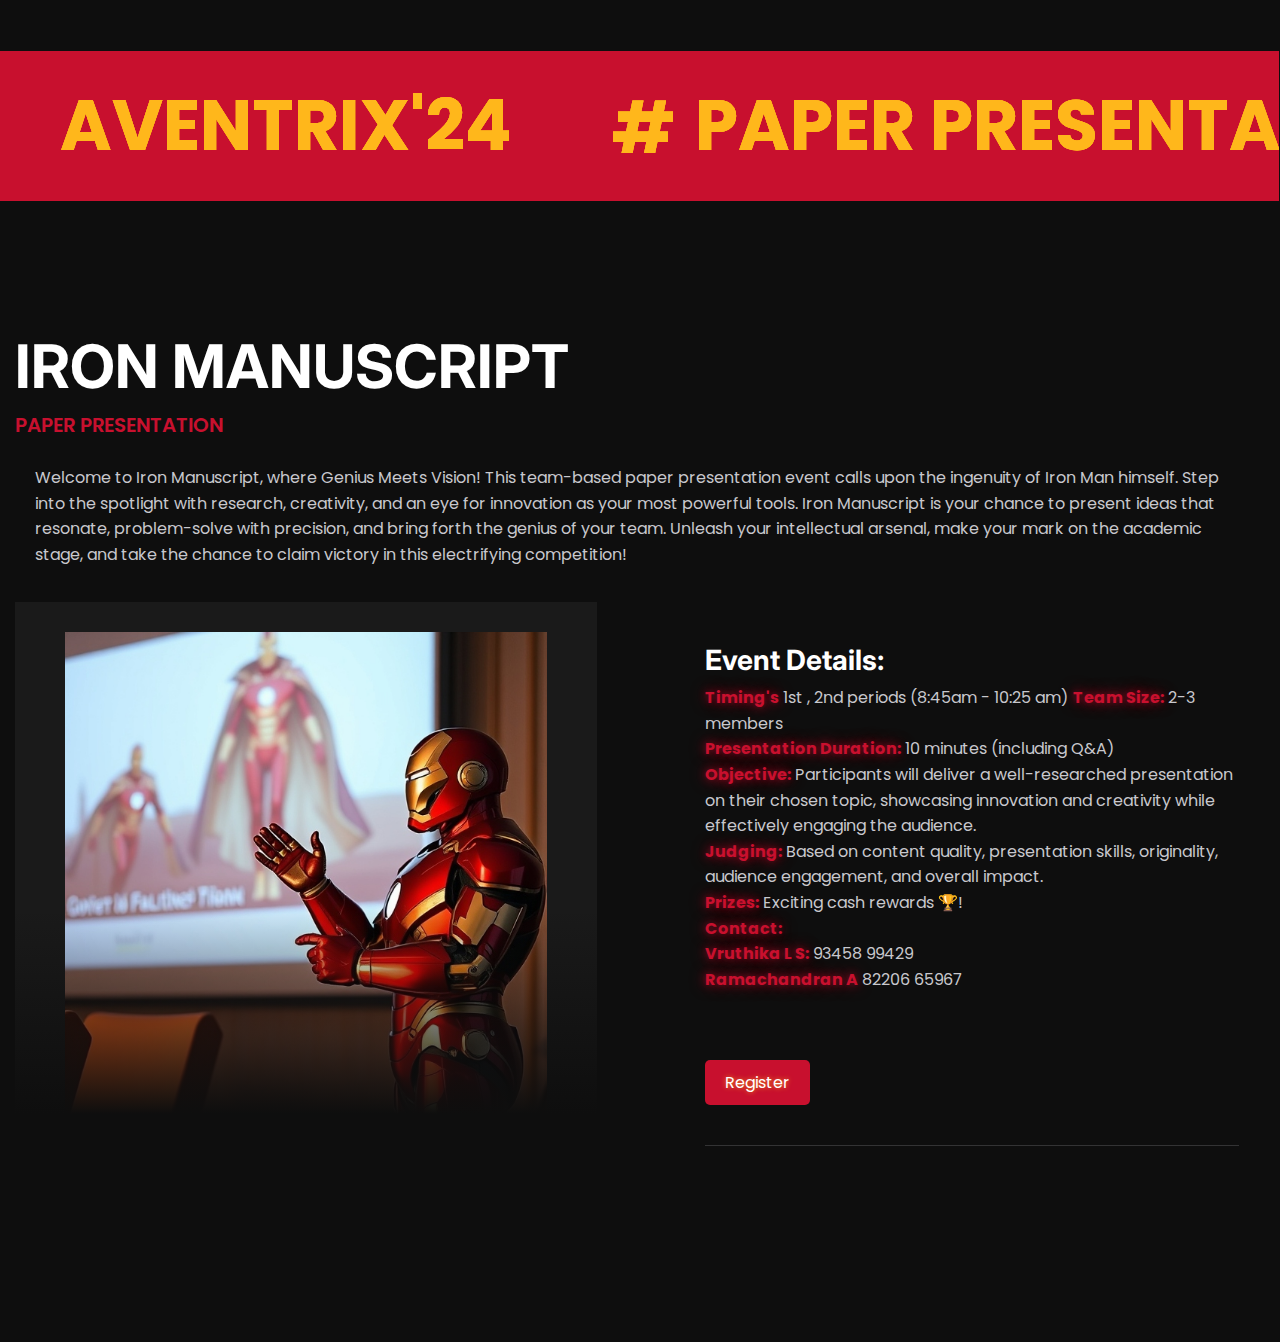
<file: team1.html>
<!doctype html>
<html lang="en">

  
<!-- Mirrored from html.xstheme.com/uniaa/team.html by HTTrack Website Copier/3.x [XR&CO'2014], Mon, 15 Jul 2024 03:57:16 GMT -->
<head>

    <meta charset="utf-8">
    <meta name="viewport" content="width=device-width, initial-scale=1, shrink-to-fit=no">
    <meta http-equiv="x-ua-compatible" content="ie=edge">
    <meta name="thumbnail" content="assets/images/uniaa_page_thumbnail.webp">
    <meta name="description" content="Uniaa – Digital Agency & Business Solution Site Template">
    <meta name="keywords" content="Digital Agency & Business Solution Bootstrap Site Template">
    <meta name="author" content="xstheme">

    <title>IRON MANUSCRIPT</title>
    <link rel="shortcut icon" href="assets/images/site_logo/favourite_icon.webp">
    <link rel="shortcut icon" href="assets/images/site_logo/Favicon.png">

    <!-- framework - CSS Include -->
    <link rel="stylesheet" type="text/css" href="assets/css/bootstrap.min.css">

    <!-- Icon - CSS Include -->
    <link rel="stylesheet" type="text/css" href="assets/css/fontawesome.css">

    <!-- Animation Effects - CSS Include -->
    <link rel="stylesheet" type="text/css" href="assets/css/cursor.css">
    <link rel="stylesheet" type="text/css" href="assets/css/animate.min.css">

    <!-- Carousel - CSS Include -->
    <link rel="stylesheet" type="text/css" href="assets/css/swiper-bundle.min.css">

    <!-- Video & Image Popup - CSS Include -->
    <link rel="stylesheet" type="text/css" href="assets/css/magnific-popup.min.css">

    <!-- Custom - CSS Include -->
    <link rel="stylesheet" type="text/css" href="assets/css/style.css">


    <style>
body{
  height: 100vh;
  width: 98%;
}

.Lightning{
  color: #C8102E; /* Electric Blue */
  font-weight: bold;
  text-shadow: 
  0 0 5px rgba(200, 16, 46, 0.2), /* Light glow */
      0 0 10px rgba(200, 16, 46, 0.4), /* Moderate glow */
      0 0 15px rgba(200, 16, 46, 0.7); /* Strong glow */

  animation: lightning 1.5s infinite alternate;
}

.thor-button {
  background-color: #C8102E; /* Electric Blue */
  color: white;
  padding: 10px 20px;
  border: none;
  border-radius: 5px;
  font-size: 16px;
  cursor: pointer;
  transition: all 0.3s ease;
  text-shadow: 0 0 5px rgba(255, 183, 27, 0.8); /* Iron Man gold glow */
}

.thor-button:hover {
  background-color: #FFB71B; /* Bright Yellow on hover */
  color: #C8102E; /* Electric Blue text on hover */
  text-shadow: 
  0 0 10px rgba(200, 16, 46, 1),   /* Strong Iron Man Red glow */
      0 0 20px rgba(255, 183, 27, 0.6), /* Bright Iron Man Gold glow */
      0 0 30px rgba(255, 183, 27, 1);   /* Strong Iron Man Gold glow */

}

.ticker{
  width: 102%;
background-color: #C8102E;
color: #FFB71B;
}

      @keyframes shine {
          0% {
              text-shadow: 0 0 5px rgba(255, 215, 0, 0.7), 0 0 10px rgba(255, 215, 0, 0.5);
          }
          50% {
              text-shadow: 0 0 20px rgba(255, 215, 0, 1), 0 0 30px rgba(255, 215, 0, 0.8);
          }
          100% {
              text-shadow: 0 0 5px rgba(255, 215, 0, 0.7), 0 0 10px rgba(255, 215, 0, 0.5);
          }
      }
  </style>
  </head>


  <body>

    <!-- Body Wrap - Start -->
    <div class="page_wrapper">

      <!-- Back To Top - Start -->
      <div class="backtotop">
        <a href="#" class="scroll">
          <i class="fa-solid fa-arrow-up"></i>
        </a>
      </div>
      <!-- Back To Top - End -->

      <!-- Preloader - Start -->
      <!-- <div id="preloader" class="preloader">
        <div class="loader-circle">
          <div class="loader-line-mask">
            <div class="loader-line"></div>
          </div>
          <div class="loader-logo">
            <img src="assets/images/site_logo/site_logo.svg" alt="Site Logo">
          </div>
        </div>
      </div> -->
      <!-- Preloader - End -->
       
      <!-- Main Body - Start
      ================================================== -->
      <main class="page_content">

        <!-- Team Section - Start
        ================================================== -->
        <DIV>
        </BR>

      </BR>
        </DIV>
    <!-- Tags Ticker - Start
        ================================================== -->
        <div class="ticker">
          <span class="ticker-item">AVENTRIX'24</span>
          <span class="ticker-item">PAPER PRESENTATION</span>
          <span class="ticker-item">IRON MANUSCRIPT</span>
        </div>
        <!-- Tags Ticker - End
        ================================================== -->






         <!-- Team Details Section - Start
        ================================================== -->
<!-- Team Details Section - Start -->
<section class="team_details_section section_space">
  <div class="container">
    <h1 class="details_item_title">IRON MANUSCRIPT</h1>
    <p class="team_member_designation" style="color:#C8102E;">PAPER PRESENTATION</p>
    <p class="mb-4 description">
      Welcome to Iron Manuscript, where Genius Meets Vision! This team-based paper presentation event calls upon the ingenuity of Iron Man himself. Step into the spotlight with research, creativity, and an eye for innovation as your most powerful tools. Iron Manuscript is your chance to present ideas that resonate, problem-solve with precision, and bring forth the genius of your team. Unleash your intellectual arsenal, make your mark on the academic stage, and take the chance to claim victory in this electrifying competition!    </p>
    <div class="row justify-content-lg-between">
      <div class="col-lg-6">
        <div class="details_item_image tilt">
          <img src="assets/images/Events/IM1.jpg" alt="Logo">
        </div>
      </div>
      
      <div class="col-lg-6">
        <div class="details_item_content ps-lg-5">
          <p class="Event-details">
            
            <h3>Event Details:</h3>
             <strong class="Lightning">Timing's</strong> 1st , 2nd periods (8:45am - 10:25 am)
            <strong class="Lightning">Team Size:</strong> 2-3 members
            <div class="spacer"></div>
            <strong class="Lightning">Presentation Duration:</strong> 10 minutes (including Q&A)
            <div class="spacer"></div>
            <strong class="Lightning">Objective:</strong> Participants will deliver a well-researched presentation on their chosen topic, showcasing innovation and creativity while effectively engaging the audience.<br>
            <strong class="Lightning">Judging:</strong> Based on content quality, presentation skills, originality, audience engagement, and overall impact.<br>
            
            <strong class="Lightning">Prizes:</strong> Exciting cash rewards 🏆!<br>
  
            <strong class="Lightning">Contact:</strong><br>
            <strong class="Lightning">Vruthika L S:</strong> 93458 99429<br>
            <strong class="Lightning">Ramachandran A</strong> 82206 65967
          </p>
          <br>
          <button class="thor-button" onclick="openGForm()">Register</button>
          <hr>
        </div>
      </div>
    </div>
  </div>
</section>
<!-- Team Details Section - End -->

        <!-- Team Section - End
        ================================================== -->

    

      </main>
      <!-- Main Body - End
      ================================================== -->
    </BR>

    </div>
    <!-- Body Wrap - End -->

    <!-- framework - Jquery Include -->
    <script src="assets/js/jquery.min.js"></script>
    <script src="assets/js/popper.min.js"></script>
    <script src="assets/js/bootstrap.min.js"></script>
    <script src="assets/js/bootstrap-dropdown-ml-hack.min.js"></script>

    <!-- Carousel - Jquery Include -->
    <script src="assets/js/swiper-bundle.min.js"></script>

    <!-- Animation Effects - jquery include -->
    <script src="assets/js/cursor.js"></script>
    <script src="assets/js/wow.min.js"></script>
    <script src="assets/js/tilt.jquery.min.js"></script>

    <!-- Video & Image Popup - Jquery Include -->
    <script src="assets/js/magnific-popup.min.js"></script>

    <!-- Content Auto Sliding - jquery include -->
    <script src="assets/js/ticker.min.js"></script>

    <!-- Custom - Jquery Include -->
    <script src="assets/js/main.js"></script>

    <script>
      function openGForm() {
          window.open('https://forms.gle/xr2WwxSU6EhVDReu5', '_blank'); // Opens the Google Form in a new tab
      }
  </script>
  </body>
</html>
</file>
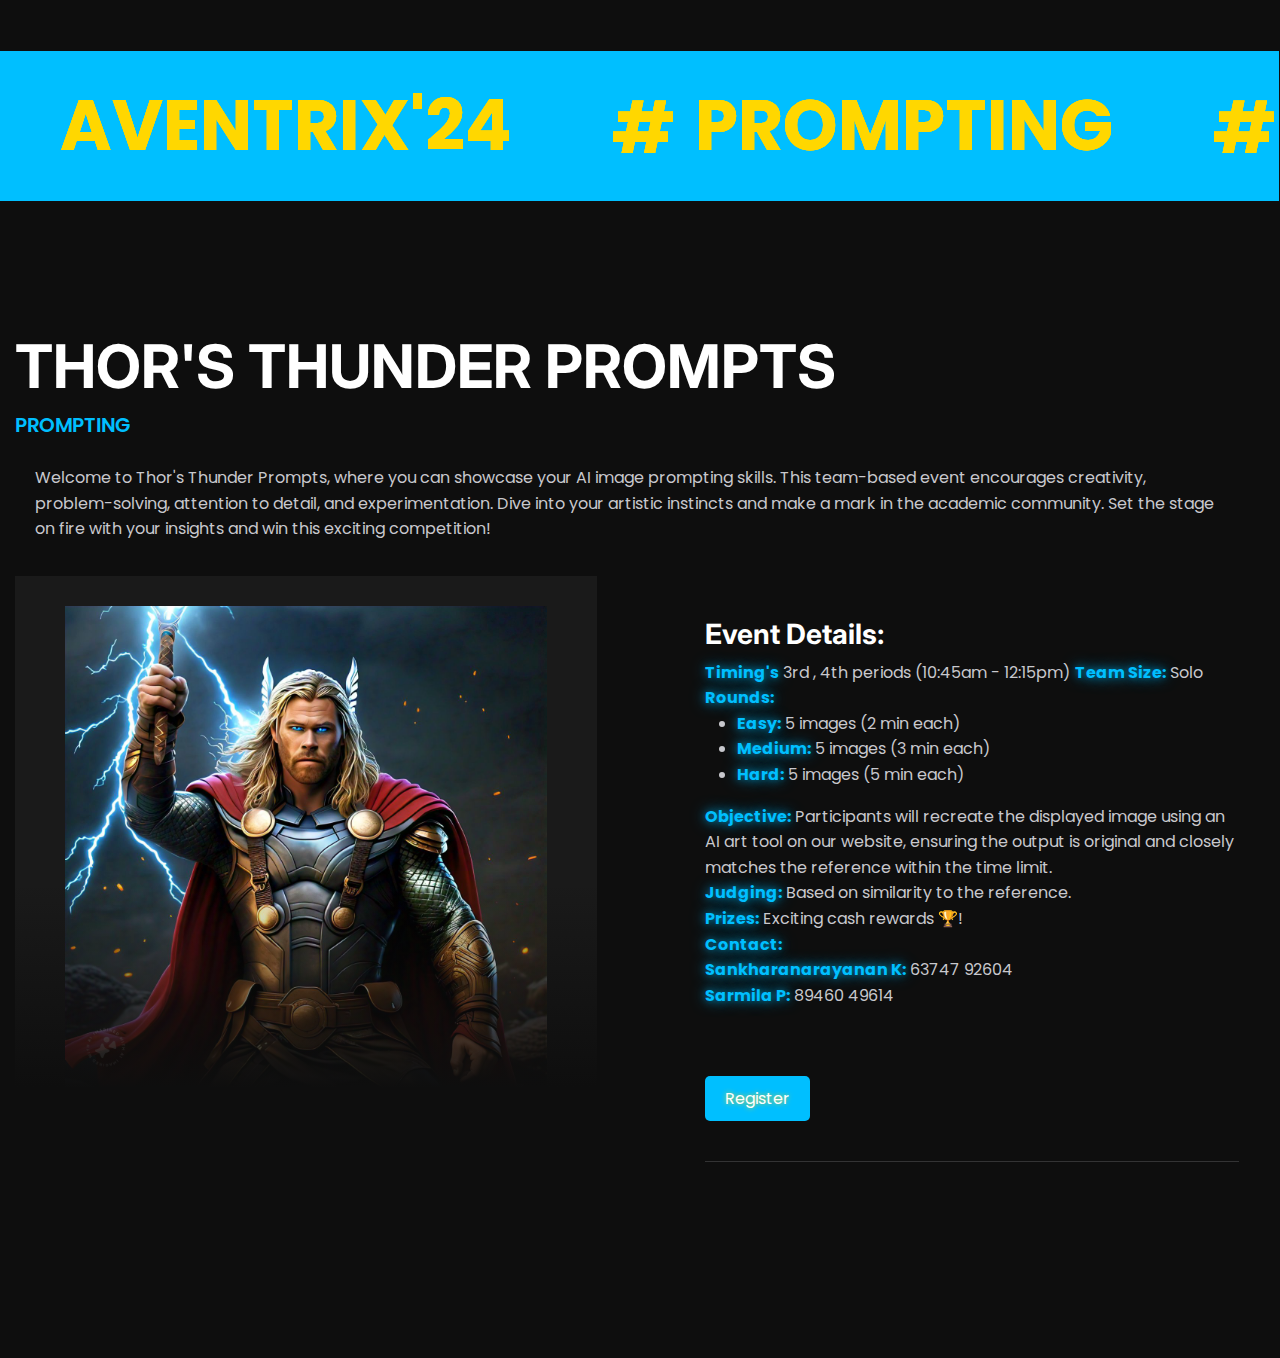
<file: team2.html>
<!doctype html>
<html lang="en">

  
<!-- Mirrored from html.xstheme.com/uniaa/team.html by HTTrack Website Copier/3.x [XR&CO'2014], Mon, 15 Jul 2024 03:57:16 GMT -->
<head>

    <meta charset="utf-8">
    <meta name="viewport" content="width=device-width, initial-scale=1, shrink-to-fit=no">
    <meta http-equiv="x-ua-compatible" content="ie=edge">
    <meta name="thumbnail" content="assets/images/uniaa_page_thumbnail.webp">
    <meta name="description" content="Uniaa – Digital Agency & Business Solution Site Template">
    <meta name="keywords" content="Digital Agency & Business Solution Bootstrap Site Template">
    <meta name="author" content="xstheme">

    <title>THOR'S THUNDER PROMPTS</title>
    <link rel="shortcut icon" href="assets/images/site_logo/favourite_icon.webp">
    <link rel="shortcut icon" href="assets/images/site_logo/Favicon.png">

    <!-- framework - CSS Include -->
    <link rel="stylesheet" type="text/css" href="assets/css/bootstrap.min.css">

    <!-- Icon - CSS Include -->
    <link rel="stylesheet" type="text/css" href="assets/css/fontawesome.css">

    <!-- Animation Effects - CSS Include -->
    <link rel="stylesheet" type="text/css" href="assets/css/cursor.css">
    <link rel="stylesheet" type="text/css" href="assets/css/animate.min.css">

    <!-- Carousel - CSS Include -->
    <link rel="stylesheet" type="text/css" href="assets/css/swiper-bundle.min.css">

    <!-- Video & Image Popup - CSS Include -->
    <link rel="stylesheet" type="text/css" href="assets/css/magnific-popup.min.css">

    <!-- Custom - CSS Include -->
    <link rel="stylesheet" type="text/css" href="assets/css/style.css">


    <style>
body{
  height: 100vh;
  width: 98%;
}

.ticker{
background-color: #00bfff;
color: #FFD700;
}

      @keyframes shine {
          0% {
              text-shadow: 0 0 5px rgba(255, 215, 0, 0.7), 0 0 10px rgba(255, 215, 0, 0.5);
          }
          50% {
              text-shadow: 0 0 20px rgba(255, 215, 0, 1), 0 0 30px rgba(255, 215, 0, 0.8);
          }
          100% {
              text-shadow: 0 0 5px rgba(255, 215, 0, 0.7), 0 0 10px rgba(255, 215, 0, 0.5);
          }
      }
  </style>
  </head>


  <body>

    <!-- Body Wrap - Start -->
    <div class="page_wrapper">

      <!-- Back To Top - Start -->
      <div class="backtotop">
        <a href="#" class="scroll">
          <i class="fa-solid fa-arrow-up"></i>
        </a>
      </div>
      <!-- Back To Top - End -->

      <!-- Preloader - Start -->
      <!-- <div id="preloader" class="preloader">
        <div class="loader-circle">
          <div class="loader-line-mask">
            <div class="loader-line"></div>
          </div>
          <div class="loader-logo">
            <img src="assets/images/site_logo/site_logo.svg" alt="Site Logo">
          </div>
        </div>
      </div> -->
      <!-- Preloader - End -->
       
      <!-- Main Body - Start
      ================================================== -->
      <main class="page_content">

        <!-- Team Section - Start
        ================================================== -->
        <DIV>
        </BR>

      </BR>
        </DIV>
    <!-- Tags Ticker - Start
        ================================================== -->
        <div class="ticker">
          <span class="ticker-item">AVENTRIX'24</span>
          <span class="ticker-item">PROMPTING</span>
          <span class="ticker-item">THOR'S THUNDER PROMPTS</span>
        </div>
        <!-- Tags Ticker - End
        ================================================== -->






         <!-- Team Details Section - Start
        ================================================== -->
<!-- Team Details Section - Start -->
<section class="team_details_section section_space">
  <div class="container">
    <h1 class="details_item_title">THOR'S THUNDER PROMPTS</h1>
    <p class="team_member_designation" style="color:#00bfff;">PROMPTING</p>
    <p class="mb-4 description">
      Welcome to Thor's Thunder Prompts, where you can showcase your AI image prompting skills. This team-based event encourages creativity, problem-solving, attention to detail, and experimentation. Dive into your artistic instincts and make a mark in the academic community. Set the stage on fire with your insights and win this exciting competition!
    </p>
    <div class="row justify-content-lg-between">
      <div class="col-lg-6">
        <div class="details_item_image tilt">
          <img src="assets/images/Events/TH.jpg" alt="Team Member Image">
        </div>
      </div>
      
      <div class="col-lg-6">
        <div class="details_item_content ps-lg-5">
          <p class="Event-details">
            
            <h3>Event Details:</h3>
             <strong class="Lightning">Timing's</strong> 3rd , 4th periods (10:45am - 12:15pm)
            <strong class="Lightning">Team Size:</strong> Solo
            <div class="spacer"></div>
            <strong class="Lightning">Rounds:</strong>
            <ul>
              <li><strong class="Lightning">Easy:</strong> 5 images (2 min each)</li>
              <li><strong class="Lightning">Medium:</strong> 5 images (3 min each)</li>
              <li><strong class="Lightning">Hard:</strong> 5 images (5 min each)</li>
            </ul>
            <strong class="Lightning">Objective:</strong> Participants will recreate the displayed image using an AI art tool on our website, ensuring the output is original and closely matches the reference within the time limit.<br>
            <strong class="Lightning">Judging:</strong> Based on similarity to the reference.<br>
            <strong class="Lightning">Prizes:</strong> Exciting cash rewards 🏆!<br>
  
            <strong class="Lightning">Contact:</strong><br>
            <strong class="Lightning">Sankharanarayanan K:</strong> 63747 92604<br>
            <strong class="Lightning">Sarmila P:</strong> 89460 49614
          </p>
          <br>
          <button class="thor-button" onclick="openGForm()">Register</button>
          <hr>
        </div>
      </div>
    </div>
  </div>
</section>
<!-- Team Details Section - End -->

        <!-- Team Section - End
        ================================================== -->

    

      </main>
      <!-- Main Body - End
      ================================================== -->
    </BR>

    </div>
    <!-- Body Wrap - End -->

    <!-- framework - Jquery Include -->
    <script src="assets/js/jquery.min.js"></script>
    <script src="assets/js/popper.min.js"></script>
    <script src="assets/js/bootstrap.min.js"></script>
    <script src="assets/js/bootstrap-dropdown-ml-hack.min.js"></script>

    <!-- Carousel - Jquery Include -->
    <script src="assets/js/swiper-bundle.min.js"></script>

    <!-- Animation Effects - jquery include -->
    <script src="assets/js/cursor.js"></script>
    <script src="assets/js/wow.min.js"></script>
    <script src="assets/js/tilt.jquery.min.js"></script>

    <!-- Video & Image Popup - Jquery Include -->
    <script src="assets/js/magnific-popup.min.js"></script>

    <!-- Content Auto Sliding - jquery include -->
    <script src="assets/js/ticker.min.js"></script>

    <!-- Custom - Jquery Include -->
    <script src="assets/js/main.js"></script>

    <script>
      function openGForm() {
          window.open('https://forms.gle/piqkMf9fQ4Dk7c1f7', '_blank'); // Opens the Google Form in a new tab
      }
  </script>
  
  </body>
</html>
</file>
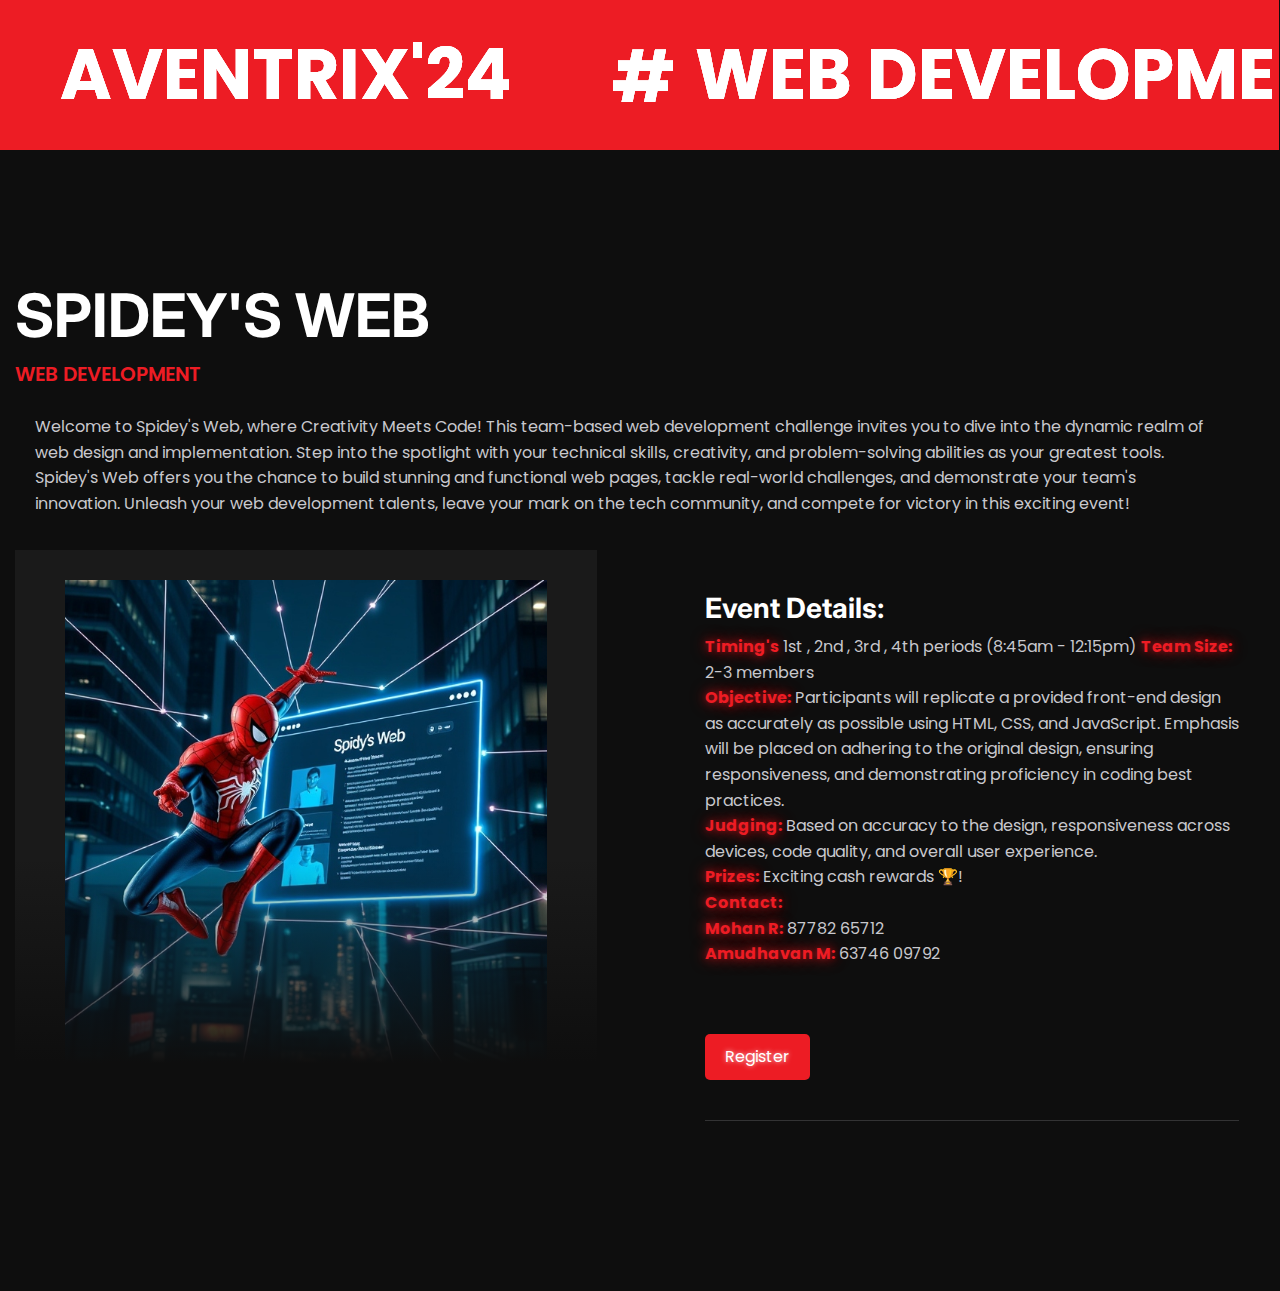
<file: team3.html>
<!doctype html>
<html lang="en">

<head>
    <meta charset="utf-8">
    <meta name="viewport" content="width=device-width, initial-scale=1, shrink-to-fit=no">
    <meta http-equiv="x-ua-compatible" content="ie=edge">
    <meta name="thumbnail" content="assets/images/uniaa_page_thumbnail.webp">
    <meta name="description" content="Uniaa – Digital Agency & Business Solution Site Template">
    <meta name="keywords" content="Digital Agency & Business Solution Bootstrap Site Template">
    <meta name="author" content="xstheme">

    <title>SPIDEY'S WEB</title>
    <link rel="shortcut icon" href="assets/images/site_logo/favourite_icon.webp">
    <link rel="shortcut icon" href="assets/images/site_logo/Favicon.png">

    <!-- framework - CSS Include -->
    <link rel="stylesheet" type="text/css" href="assets/css/bootstrap.min.css">

    <!-- Icon - CSS Include -->
    <link rel="stylesheet" type="text/css" href="assets/css/fontawesome.css">

    <!-- Animation Effects - CSS Include -->
    <link rel="stylesheet" type="text/css" href="assets/css/cursor.css">
    <link rel="stylesheet" type="text/css" href="assets/css/animate.min.css">

    <!-- Carousel - CSS Include -->
    <link rel="stylesheet" type="text/css" href="assets/css/swiper-bundle.min.css">

    <!-- Video & Image Popup - CSS Include -->
    <link rel="stylesheet" type="text/css" href="assets/css/magnific-popup.min.css">

    <!-- Custom - CSS Include -->
    <link rel="stylesheet" type="text/css" href="assets/css/style.css">

    <style>
        body {
            height: 100vh;
            width: 98%;
        }

        .Lightning {
            color: #ED1C24; /* Spider-Man Red */
            font-weight: bold;
            text-shadow: 
                0 0 5px rgba(237, 28, 36, 0.2), /* Light glow */
                0 0 10px rgba(237, 28, 36, 0.4), /* Moderate glow */
                0 0 15px rgba(237, 28, 36, 0.7); /* Strong glow */
            animation: lightning 1.5s infinite alternate;
        }

        .spidey-button {
            background-color: #ED1C24; /* Spider-Man Red */
            color: white;
            padding: 10px 20px;
            border: none;
            border-radius: 5px;
            font-size: 16px;
            cursor: pointer;
            transition: all 0.3s ease;
            text-shadow: 0 0 5px rgba(255, 255, 255, 0.8); /* White glow */
        }

        .spidey-button:hover {
            background-color: #FFFFFF; /* White on hover */
            color: #ED1C24; /* Spider-Man Red text on hover */
            text-shadow: 
                0 0 10px rgba(237, 28, 36, 1), /* Strong Spider-Man Red glow */
                0 0 20px rgba(255, 255, 255, 0.6); /* Bright White glow */
        }

        .ticker {
            width: 102%;
            background-color: #ED1C24; /* Spider-Man Red */
            color: #FFFFFF; /* White text */
        }

        @keyframes shine {
            0% {
                text-shadow: 0 0 5px rgba(255, 215, 0, 0.7), 0 0 10px rgba(255, 215, 0, 0.5);
            }
            50% {
                text-shadow: 0 0 20px rgba(255, 215, 0, 1), 0 0 30px rgba(255, 215, 0, 0.8);
            }
            100% {
                text-shadow: 0 0 5px rgba(255, 215, 0, 0.7), 0 0 10px rgba(255, 215, 0, 0.5);
            }
        }
    </style>
</head>

<body>

    <!-- Body Wrap - Start -->
    <div class="page_wrapper">

        <!-- Back To Top - Start -->
        <div class="backtotop">
            <a href="#" class="scroll">
                <i class="fa-solid fa-arrow-up"></i>
            </a>
        </div>
        <!-- Back To Top - End -->

        <!-- Main Body - Start
        ================================================== -->
        <main class="page_content">

            <!-- Tags Ticker - Start
            ================================================== -->
            <div class="ticker">
                <span class="ticker-item">AVENTRIX'24</span>
                <span class="ticker-item">WEB DEVELOPMENT</span>
                <span class="ticker-item">SPIDEY'S WEB</span>
            </div>
            <!-- Tags Ticker - End
            ================================================== -->

            <!-- Team Details Section - Start -->
            <section class="team_details_section section_space">
                <div class="container">
                    <h1 class="details_item_title">SPIDEY'S WEB</h1>
                    <p class="team_member_designation" style="color:#ED1C24;">WEB DEVELOPMENT</p>
                    <p class="mb-4 description">
                      Welcome to Spidey's Web, where Creativity Meets Code! This team-based web development challenge invites you to dive into the dynamic realm of web design and implementation. Step into the spotlight with your technical skills, creativity, and problem-solving abilities as your greatest tools. Spidey's Web offers you the chance to build stunning and functional web pages, tackle real-world challenges, and demonstrate your team's innovation. Unleash your web development talents, leave your mark on the tech community, and compete for victory in this exciting event!                    </p>
                    <div class="row justify-content-lg-between">
                        <div class="col-lg-6">
                            <div class="details_item_image tilt">
                                <img src="assets/images/Events/SM1.jpg" alt="Logo">
                            </div>
                        </div>
                        
                        <div class="col-lg-6">
                            <div class="details_item_content ps-lg-5">
                                <p class="Event-details">
                                  <h3>Event Details:</h3>
                                     <strong class="Lightning">Timing's</strong> 1st , 2nd , 3rd , 4th periods (8:45am - 12:15pm)
                                  <strong class="Lightning">Team Size:</strong> 2-3 members
                                  <div class="spacer"></div>
                                  <div class="spacer"></div>
                                  <strong class="Lightning">Objective:</strong> Participants will replicate a provided front-end design as accurately as possible using HTML, CSS, and JavaScript. Emphasis will be placed on adhering to the original design, ensuring responsiveness, and demonstrating proficiency in coding best practices.<br>
                                  <strong class="Lightning">Judging:</strong> Based on accuracy to the design, responsiveness across devices, code quality, and overall user experience.<br>
                                  <strong class="Lightning">Prizes:</strong> Exciting cash rewards 🏆!<br>
                                    <strong class="Lightning">Contact:</strong><br>
                                    <strong class="Lightning">Mohan R:</strong> 87782 65712<br>
                                    <strong class="Lightning">Amudhavan M:</strong> 63746 09792
                                </p>
                                <br>
                                <button class="spidey-button" onclick="openGForm()">Register</button>
                                <hr>
                            </div>
                        </div>
                    </div>
                </div>
            </section>
            <!-- Team Details Section - End -->

        </main>
        <!-- Main Body - End
        ================================================== -->
    </div>
    <!-- Body Wrap - End -->

    <!-- framework - Jquery Include -->
    <script src="assets/js/jquery.min.js"></script>
    <script src="assets/js/popper.min.js"></script>
    <script src="assets/js/bootstrap.min.js"></script>
    <script src="assets/js/bootstrap-dropdown-ml-hack.min.js"></script>

    <!-- Carousel - Jquery Include -->
    <script src="assets/js/swiper-bundle.min.js"></script>

    <!-- Animation Effects - jquery include -->
    <script src="assets/js/cursor.js"></script>
    <script src="assets/js/wow.min.js"></script>
    <script src="assets/js/tilt.jquery.min.js"></script>

    <!-- Video & Image Popup - Jquery Include -->
    <script src="assets/js/magnific-popup.min.js"></script>

    <!-- Content Auto Sliding - jquery include -->
    <script src="assets/js/ticker.min.js"></script>

    <!-- Custom - Jquery Include -->
    <script src="assets/js/main.js"></script>
    <script>
      function openGForm() {
          window.open('https://forms.gle/iLALGATNyTADzUAG7', '_blank'); // Opens the Google Form in a new tab
      }
  </script>
</body>
</html>
</file>
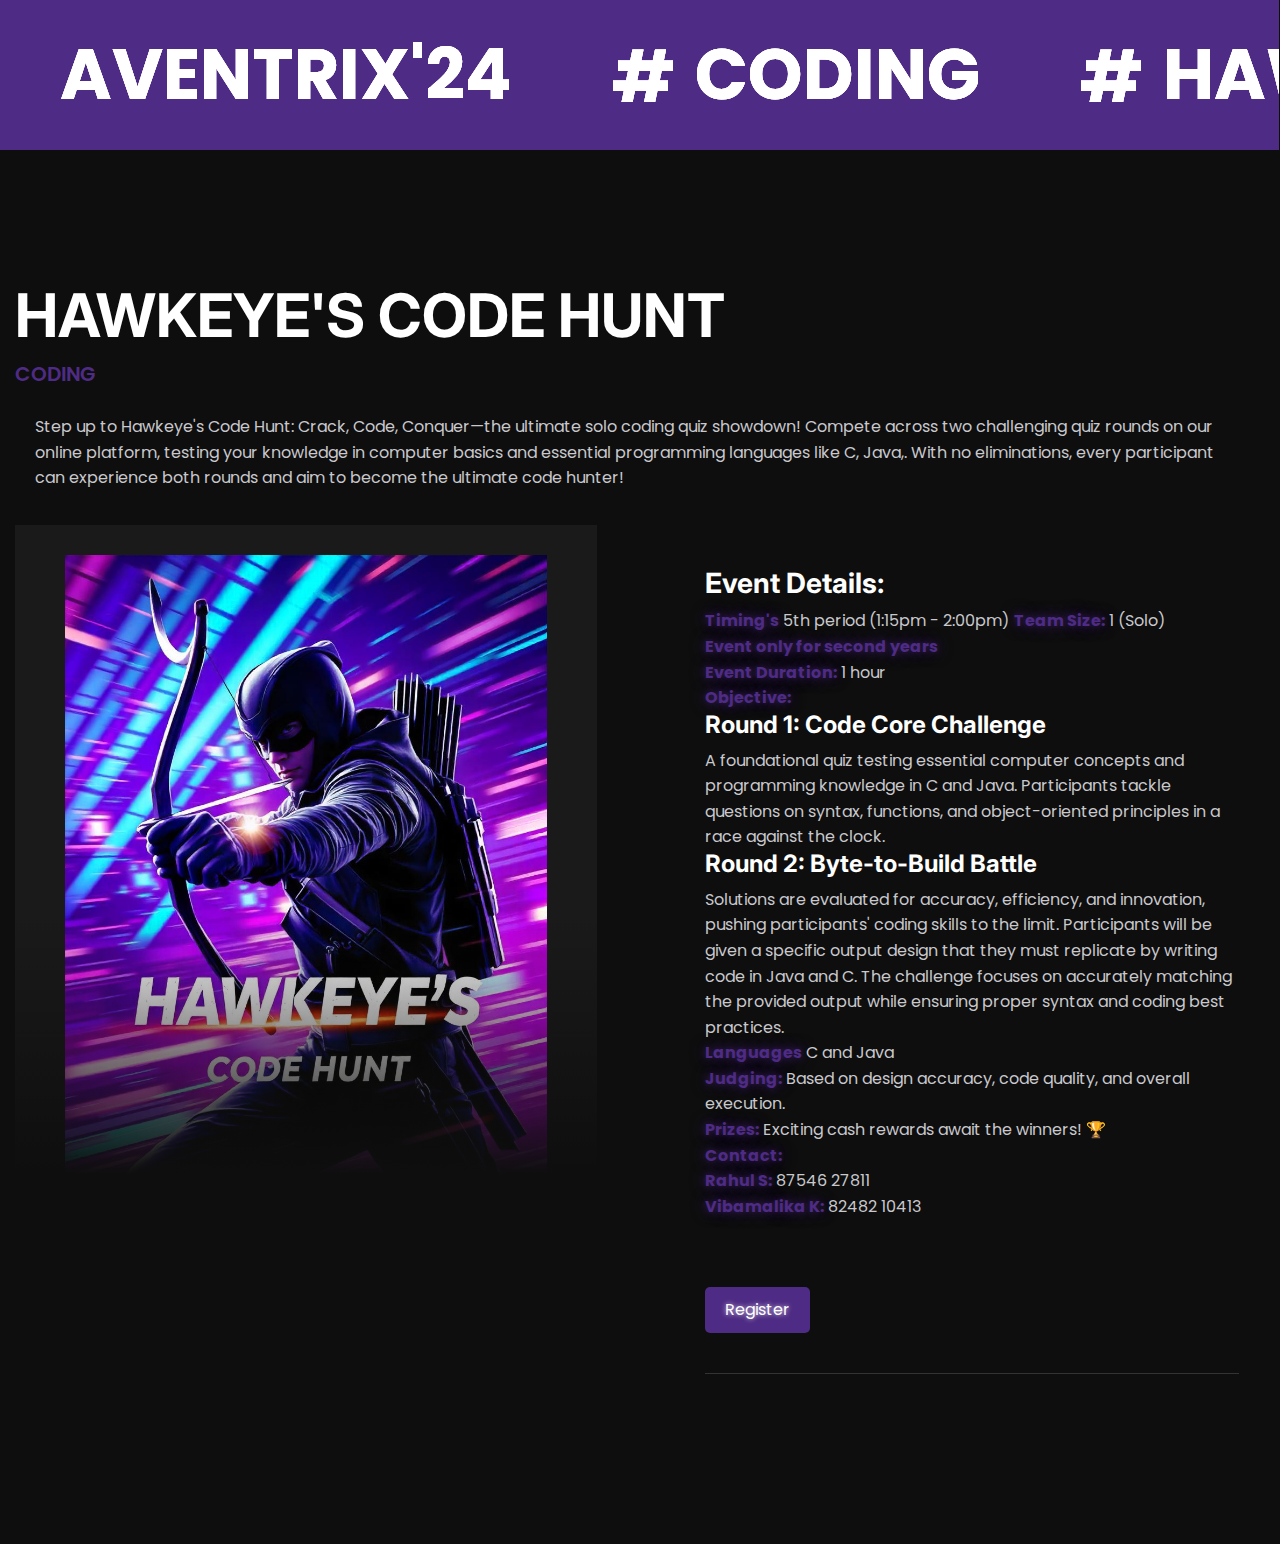
<file: team4.html>
<!doctype html>
<html lang="en">

<head>
    <meta charset="utf-8">
    <meta name="viewport" content="width=device-width, initial-scale=1, shrink-to-fit=no">
    <meta http-equiv="x-ua-compatible" content="ie=edge">
    <meta name="thumbnail" content="assets/images/uniaa_page_thumbnail.webp">
    <meta name="description" content="Uniaa – Digital Agency & Business Solution Site Template">
    <meta name="keywords" content="Digital Agency & Business Solution Bootstrap Site Template">
    <meta name="author" content="xstheme">

    <title>HAWKEYE'S CODE HUNT</title>
    <link rel="shortcut icon" href="assets/images/site_logo/favourite_icon.webp">
    <link rel="shortcut icon" href="assets/images/site_logo/Favicon.png">

    <!-- framework - CSS Include -->
    <link rel="stylesheet" type="text/css" href="assets/css/bootstrap.min.css">

    <!-- Icon - CSS Include -->
    <link rel="stylesheet" type="text/css" href="assets/css/fontawesome.css">

    <!-- Animation Effects - CSS Include -->
    <link rel="stylesheet" type="text/css" href="assets/css/cursor.css">
    <link rel="stylesheet" type="text/css" href="assets/css/animate.min.css">

    <!-- Carousel - CSS Include -->
    <link rel="stylesheet" type="text/css" href="assets/css/swiper-bundle.min.css">

    <!-- Video & Image Popup - CSS Include -->
    <link rel="stylesheet" type="text/css" href="assets/css/magnific-popup.min.css">

    <!-- Custom - CSS Include -->
    <link rel="stylesheet" type="text/css" href="assets/css/style.css">

    <style>
        body {
            height: 100vh;
            width: 98%;
        }

        .Lightning {
            color: #4E2B84; /* Hawkeye Purple */
            font-weight: bold;
            text-shadow: 
                0 0 5px rgba(78, 43, 132, 0.2), /* Light glow */
                0 0 10px rgba(78, 43, 132, 0.4), /* Moderate glow */
                0 0 15px rgba(78, 43, 132, 0.7); /* Strong glow */
            animation: lightning 1.5s infinite alternate;
        }

        .hawkeye-button {
            background-color: #4E2B84; /* Hawkeye Purple */
            color: white;
            padding: 10px 20px;
            border: none;
            border-radius: 5px;
            font-size: 16px;
            cursor: pointer;
            transition: all 0.3s ease;
            text-shadow: 0 0 5px rgba(255, 255, 255, 0.8); /* White glow */
        }

        .hawkeye-button:hover {
            background-color: #FFFFFF; /* White on hover */
            color: #4E2B84; /* Hawkeye Purple text on hover */
            text-shadow: 
                0 0 10px rgba(78, 43, 132, 1), /* Strong Hawkeye Purple glow */
                0 0 20px rgba(255, 255, 255, 0.6); /* Bright White glow */
        }

        .ticker {
            width: 102%;
            background-color: #4E2B84; /* Hawkeye Purple */
            color: #FFFFFF; /* White text */
        }

        @keyframes shine {
            0% {
                text-shadow: 0 0 5px rgba(255, 215, 0, 0.7), 0 0 10px rgba(255, 215, 0, 0.5);
            }
            50% {
                text-shadow: 0 0 20px rgba(255, 215, 0, 1), 0 0 30px rgba(255, 215, 0, 0.8);
            }
            100% {
                text-shadow: 0 0 5px rgba(255, 215, 0, 0.7), 0 0 10px rgba(255, 215, 0, 0.5);
            }
        }
    </style>
</head>

<body>

    <!-- Body Wrap - Start -->
    <div class="page_wrapper">

        <!-- Back To Top - Start -->
        <div class="backtotop">
            <a href="#" class="scroll">
                <i class="fa-solid fa-arrow-up"></i>
            </a>
        </div>
        <!-- Back To Top - End -->

        <!-- Main Body - Start
        ================================================== -->
        <main class="page_content">

            <!-- Tags Ticker - Start
            ================================================== -->
            <div class="ticker">
                <span class="ticker-item">AVENTRIX'24</span>
                <span class="ticker-item">CODING</span>
                <span class="ticker-item">HAWKEYE'S CODE HUNT</span>
            </div>
            <!-- Tags Ticker - End
            ================================================== -->

            <!-- Team Details Section - Start -->
            <section class="team_details_section section_space">
                <div class="container">
                    <h1 class="details_item_title">HAWKEYE'S CODE HUNT</h1>
                    <p class="team_member_designation" style="color:#4E2B84;">CODING</p>
                    <p class="mb-4 description">
                     Step up to Hawkeye's Code Hunt: Crack, Code, Conquer—the ultimate solo coding quiz showdown! Compete across two challenging quiz rounds on our online platform, testing your knowledge in computer basics and essential programming languages like C, Java,. With no eliminations, every participant can experience both rounds and aim to become the ultimate code hunter!
                      <div class="row justify-content-lg-between">
                        <div class="col-lg-6">
                            <div class="details_item_image tilt">
                                <img src="assets/images/Events/HE2.jpg" alt="Logo">
                            </div>
                        </div>
                        
                        <div class="col-lg-6">
                            <div class="details_item_content ps-lg-5">
                                <p class="Event-details">
                                  <h3>Event Details:</h3>
                                     <strong class="Lightning">Timing's</strong> 5th period (1:15pm - 2:00pm)
                                  <strong class="Lightning">Team Size:</strong> 1 (Solo)<br>
                                <strong class="Lightning">Event only for second years</strong> <br>
                                  <div class="spacer"></div>
                                  <strong class="Lightning">Event Duration:</strong> 1 hour<br>
                                  <div class="spacer"></div>
                                  <strong class="Lightning">Objective:</strong>
                               <h4> Round 1: Code Core Challenge </h4>
                                A foundational quiz testing essential computer concepts and programming knowledge in C and Java.
                                Participants tackle questions on syntax,
                                functions, and object-oriented principles in a race against the clock.
                                 <h4> Round 2: Byte-to-Build Battle </h4>
                                Solutions are evaluated for accuracy, efficiency, and innovation, pushing participants' coding skills to the limit.
                                Participants will be given a specific output design that they must replicate by writing code in Java and C. 
                                The challenge focuses on accurately matching the provided output while ensuring proper syntax and coding best practices.<br>
                                  <strong class="Lightning">Languages</strong> C and Java <br>
                                  <strong class="Lightning">Judging:</strong> Based on design accuracy, code quality, and overall execution.<br>
                                  <strong class="Lightning">Prizes:</strong> Exciting cash rewards await the winners! 🏆<br>
                                  <strong class="Lightning">Contact:</strong><br>
                                  <strong class="Lightning">Rahul S:</strong> 87546 27811<br>
                                  <strong class="Lightning">Vibamalika K:</strong> 82482 10413
                                </p>
                                <br>
                                <button class="hawkeye-button" onclick="openGForm()">Register</button>
                                <hr>
                            </div>
                        </div>
                    </div>
                </div>
            </section>
            <!-- Team Details Section - End -->

        </main>
        <!-- Main Body - End
        ================================================== -->
    </div>
    <!-- Body Wrap - End -->

    <!-- framework - Jquery Include -->
    <script src="assets/js/jquery.min.js"></script>
    <script src="assets/js/popper.min.js"></script>
    <script src="assets/js/bootstrap.min.js"></script>
    <script src="assets/js/bootstrap-dropdown-ml-hack.min.js"></script>

    <!-- Carousel - Jquery Include -->
    <script src="assets/js/swiper-bundle.min.js"></script>

    <!-- Animation Effects - jquery include -->
    <script src="assets/js/cursor.js"></script>
    <script src="assets/js/wow.min.js"></script>
    <script src="assets/js/tilt.jquery.min.js"></script>

    <!-- Video & Image Popup - Jquery Include -->
    <script src="assets/js/magnific-popup.min.js"></script>

    <!-- Content Auto Sliding - jquery include -->
    <script src="assets/js/ticker.min.js"></script>

    <!-- Custom - Jquery Include -->
    <script src="assets/js/main.js"></script>
    <script>
      function openGForm() {
          window.open('https://forms.gle/NPbi5b4sC3pDEGnT6', '_blank'); // Opens the Google Form in a new tab
      }
  </script>
</body>
</html>
</file>
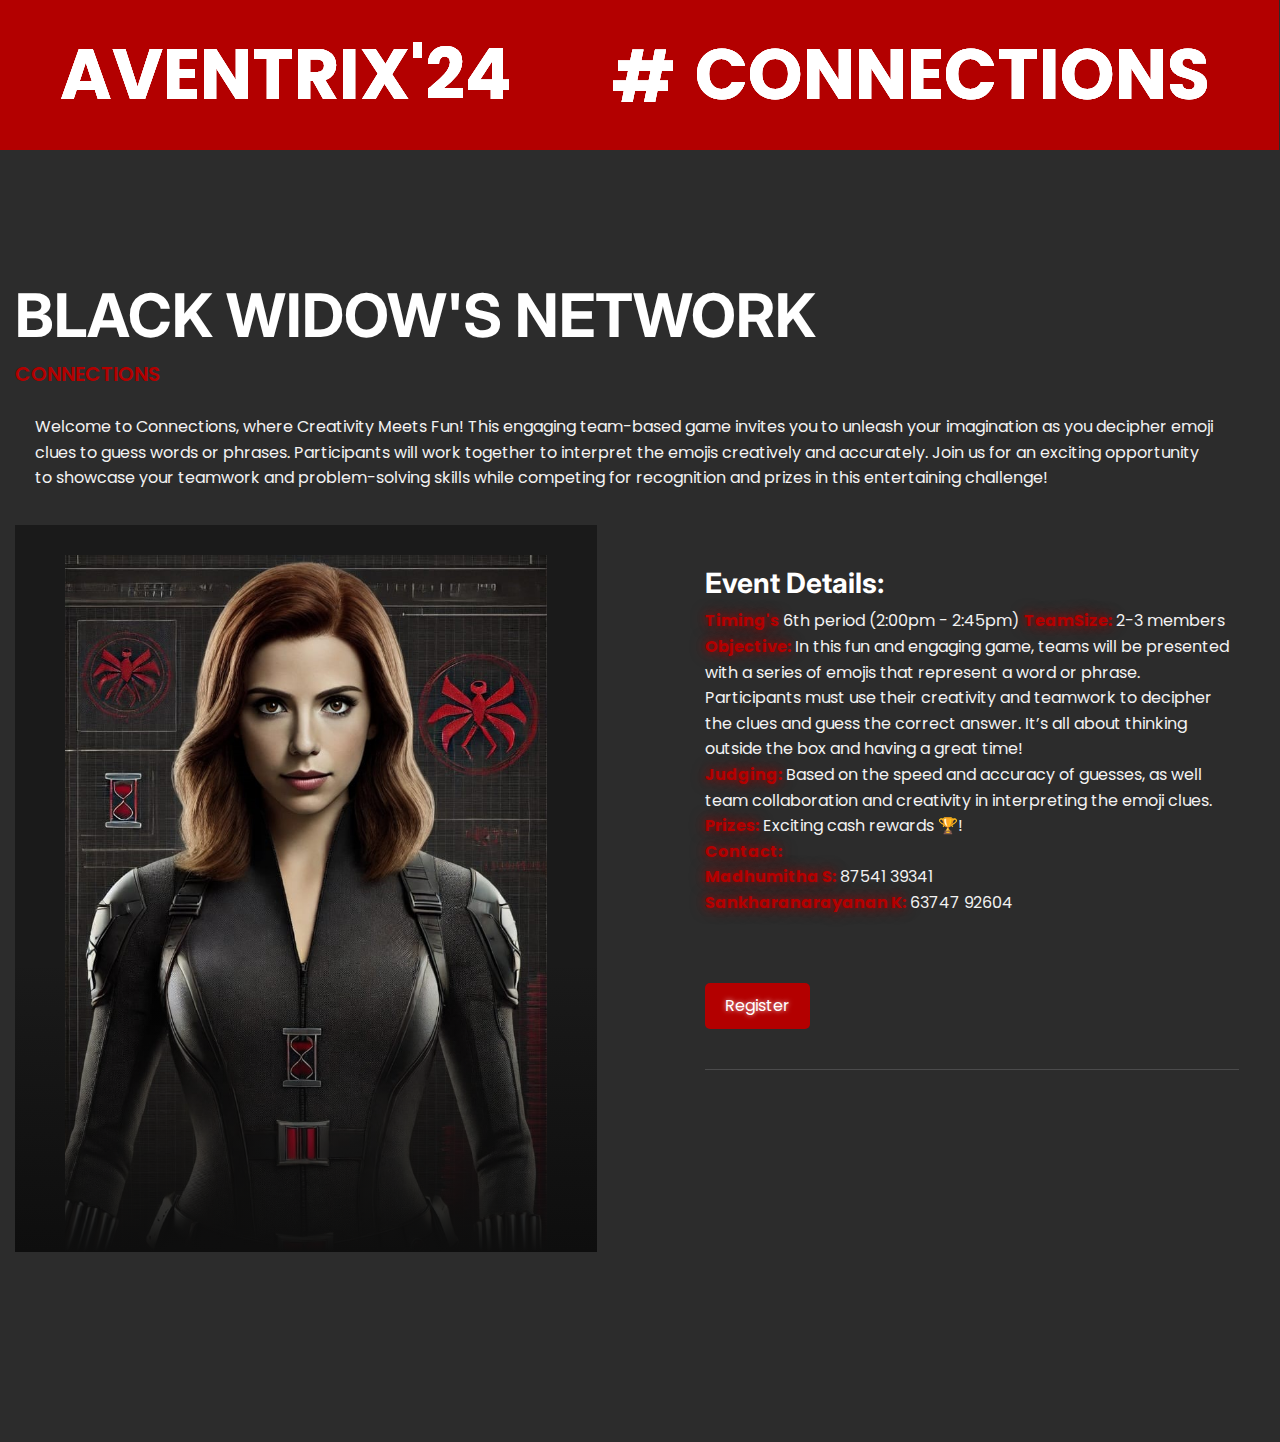
<file: team5.html>
<!doctype html>
<html lang="en">

<head>
    <meta charset="utf-8">
    <meta name="viewport" content="width=device-width, initial-scale=1, shrink-to-fit=no">
    <meta http-equiv="x-ua-compatible" content="ie=edge">
    <meta name="thumbnail" content="assets/images/uniaa_page_thumbnail.webp">
    <meta name="description" content="Uniaa – Digital Agency & Business Solution Site Template">
    <meta name="keywords" content="Digital Agency & Business Solution Bootstrap Site Template">
    <meta name="author" content="xstheme">

    <title>BLACK WIDOW'S NETWORK – CSI</title>
    <link rel="shortcut icon" href="assets/images/site_logo/favourite_icon.webp">
    <link rel="shortcut icon" href="assets/images/site_logo/Favicon.png">

    <!-- framework - CSS Include -->
    <link rel="stylesheet" type="text/css" href="assets/css/bootstrap.min.css">

    <!-- Icon - CSS Include -->
    <link rel="stylesheet" type="text/css" href="assets/css/fontawesome.css">

    <!-- Animation Effects - CSS Include -->
    <link rel="stylesheet" type="text/css" href="assets/css/cursor.css">
    <link rel="stylesheet" type="text/css" href="assets/css/animate.min.css">

    <!-- Carousel - CSS Include -->
    <link rel="stylesheet" type="text/css" href="assets/css/swiper-bundle.min.css">

    <!-- Video & Image Popup - CSS Include -->
    <link rel="stylesheet" type="text/css" href="assets/css/magnific-popup.min.css">

    <!-- Custom - CSS Include -->
    <link rel="stylesheet" type="text/css" href="assets/css/style.css">

    <style>
        body {
            height: 100vh;
            width: 98%;
            background-color: #2c2c2c; /* Dark background for Black Widow theme */
            color: #f2f2f2; /* Light text color */
        }

        .Lightning {
            color: #B30000; /* Black Widow Red */
            font-weight: bold;
            text-shadow: 
                0 0 5px rgba(179, 0, 0, 0.2), /* Light glow */
                0 0 10px rgba(179, 0, 0, 0.4), /* Moderate glow */
                0 0 15px rgba(179, 0, 0, 0.7); /* Strong glow */
            animation: lightning 1.5s infinite alternate;
        }

        .spidey-button {
            background-color: #B30000; /* Black Widow Red */
            color: white;
            padding: 10px 20px;
            border: none;
            border-radius: 5px;
            font-size: 16px;
            cursor: pointer;
            transition: all 0.3s ease;
            text-shadow: 0 0 5px rgba(255, 255, 255, 0.8); /* White glow */
        }

        .spidey-button:hover {
            background-color: #FFFFFF; /* White on hover */
            color: #B30000; /* Black Widow Red text on hover */
            text-shadow: 
                0 0 10px rgba(179, 0, 0, 1), /* Strong Black Widow Red glow */
                0 0 20px rgba(255, 255, 255, 0.6); /* Bright White glow */
        }

        .ticker {
            width: 102%;
            background-color: #B30000; /* Black Widow Red */
            color: #FFFFFF; /* White text */
        }

        @keyframes shine {
            0% {
                text-shadow: 0 0 5px rgba(255, 215, 0, 0.7), 0 0 10px rgba(255, 215, 0, 0.5);
            }
            50% {
                text-shadow: 0 0 20px rgba(255, 215, 0, 1), 0 0 30px rgba(255, 215, 0, 0.8);
            }
            100% {
                text-shadow: 0 0 5px rgba(255, 215, 0, 0.7), 0 0 10px rgba(255, 215, 0, 0.5);
            }
        }
    </style>
</head>

<body>

    <!-- Body Wrap - Start -->
    <div class="page_wrapper">

        <!-- Back To Top - Start -->
        <div class="backtotop">
            <a href="#" class="scroll">
                <i class="fa-solid fa-arrow-up"></i>
            </a>
        </div>
        <!-- Back To Top - End -->

        <!-- Main Body - Start
        ================================================== -->
        <main class="page_content">

            <!-- Tags Ticker - Start
            ================================================== -->
            <div class="ticker">
                <span class="ticker-item">AVENTRIX'24</span>
                <span class="ticker-item">CONNECTIONS</span>
                <span class="ticker-item">BLACK WIDOW'S NETWORK</span>
            </div>
            <!-- Tags Ticker - End
            ================================================== -->

            <!-- Team Details Section - Start -->
            <section class="team_details_section section_space">
                <div class="container">
                    <h1 class="details_item_title">BLACK WIDOW'S NETWORK</h1>
                    <p class="team_member_designation" style="color:#B30000;">CONNECTIONS</p>
                    <p class="mb-4 description">
                      Welcome to Connections, where Creativity Meets Fun! This engaging team-based game invites you to unleash your imagination as you decipher emoji clues to guess words or phrases. Participants will work together to interpret the emojis creatively and accurately. Join us for an exciting opportunity to showcase your teamwork and problem-solving skills while competing for recognition and prizes in this entertaining challenge!                    </p>
                    <div class="row justify-content-lg-between">
                        <div class="col-lg-6">
                            <div class="details_item_image tilt">
                                <img src="assets/images/Events/BW2.jpg " alt="Logo"> <!-- Update the image source -->
                            </div>
                        </div>
                        
                        <div class="col-lg-6">
                            <div class="details_item_content ps-lg-5">
                                <p class="Event-details">
                                  <h3>Event Details:</h3>
                                    <strong class="Lightning">Timing's</strong> 6th period (2:00pm - 2:45pm)
                                  <strong class="Lightning">TeamSize:</strong> 2-3 members
                                  <div class="spacer"></div>
                                  <strong class="Lightning">Objective:</strong> In this fun and engaging game, teams will be presented with a series of emojis that represent a word or phrase. Participants must use their creativity and teamwork to decipher the clues and guess the correct answer. It’s all about thinking outside the box and having a great time!<br>
                                  <strong class="Lightning">Judging:</strong> Based on the speed and accuracy of guesses, as well team collaboration and creativity in interpreting the emoji clues.<br>
                                  <strong class="Lightning">Prizes:</strong> Exciting cash rewards 🏆!<br>
                                  <strong class="Lightning">Contact:</strong><br>
                                  <strong class="Lightning">Madhumitha S:</strong> 87541 39341<br>
                                  <strong class="Lightning">Sankharanarayanan K:</strong> 63747 92604
                                </p>
                                <br>
                                <button class="spidey-button" onclick="openGForm()">Register</button>
                                <hr>
                            </div>
                        </div>
                    </div>
                </div>
            </section>
            <!-- Team Details Section - End -->

        </main>
        <!-- Main Body - End
        ================================================== -->
    </div>
    <!-- Body Wrap - End -->

    <!-- framework - Jquery Include -->
    <script src="assets/js/jquery.min.js"></script>
    <script src="assets/js/popper.min.js"></script>
    <script src="assets/js/bootstrap.min.js"></script>
    <script src="assets/js/bootstrap-dropdown-ml-hack.min.js"></script>

    <!-- Carousel - Jquery Include -->
    <script src="assets/js/swiper-bundle.min.js"></script>

    <!-- Animation Effects - jquery include -->
    <script src="assets/js/cursor.js"></script>
    <script src="assets/js/wow.min.js"></script>
    <script src="assets/js/tilt.jquery.min.js"></script>

    <!-- Video & Image Popup - Jquery Include -->
    <script src="assets/js/magnific-popup.min.js"></script>

    <!-- Content Auto Sliding - jquery include -->
    <script src="assets/js/ticker.min.js"></script>

    <!-- Custom - Jquery Include -->
    <script src="assets/js/main.js"></script>
    <script>
      function openGForm() {
          window.open('https://forms.gle/ZwKMk5Mz8iB8sVk47', '_blank'); // Opens the Google Form in a new tab
      }
  </script>
</body>
</html>
</file>
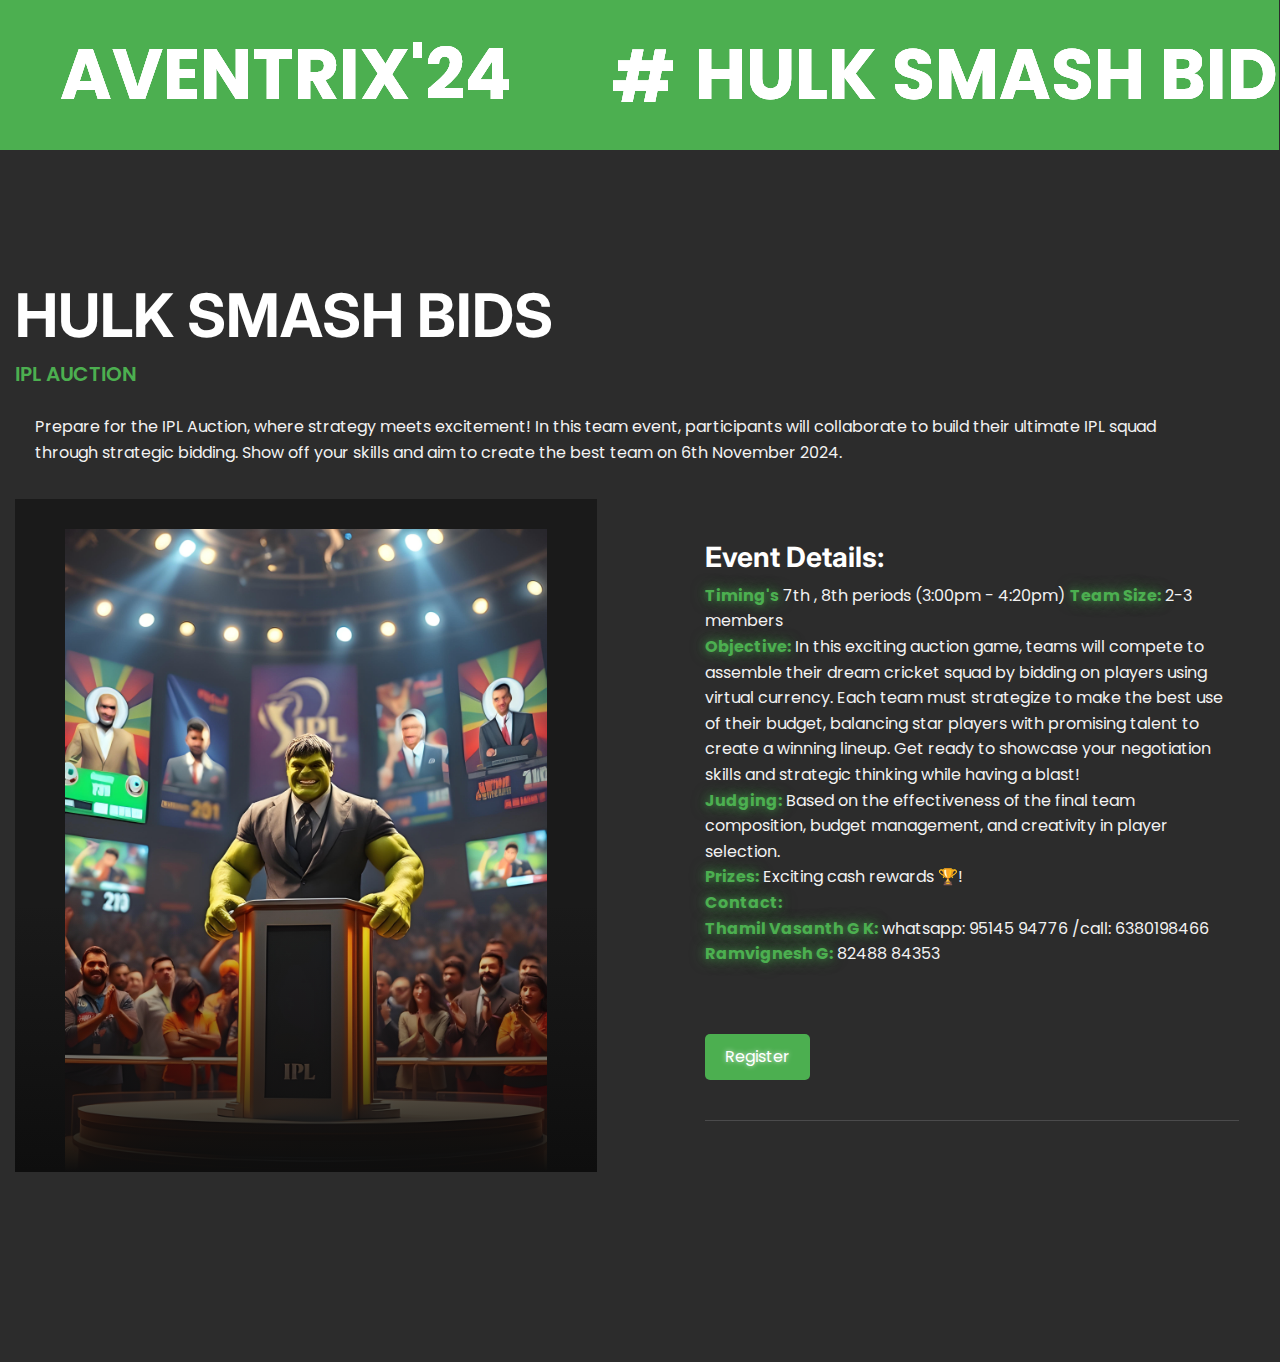
<file: team6.html>
<!doctype html>
<html lang="en">

<head>
    <meta charset="utf-8">
    <meta name="viewport" content="width=device-width, initial-scale=1, shrink-to-fit=no">
    <meta http-equiv="x-ua-compatible" content="ie=edge">
    <meta name="thumbnail" content="assets/images/uniaa_page_thumbnail.webp">
    <meta name="description" content="Uniaa – Digital Agency & Business Solution Site Template">
    <meta name="keywords" content="Digital Agency & Business Solution Bootstrap Site Template">
    <meta name="author" content="xstheme">

    <title>HULK SMASH BIDS</title>
    <link rel="shortcut icon" href="assets/images/site_logo/favourite_icon.webp">
    <link rel="shortcut icon" href="assets/images/site_logo/Favicon.png">

    <!-- framework - CSS Include -->
    <link rel="stylesheet" type="text/css" href="assets/css/bootstrap.min.css">

    <!-- Icon - CSS Include -->
    <link rel="stylesheet" type="text/css" href="assets/css/fontawesome.css">

    <!-- Animation Effects - CSS Include -->
    <link rel="stylesheet" type="text/css" href="assets/css/cursor.css">
    <link rel="stylesheet" type="text/css" href="assets/css/animate.min.css">

    <!-- Carousel - CSS Include -->
    <link rel="stylesheet" type="text/css" href="assets/css/swiper-bundle.min.css">

    <!-- Video & Image Popup - CSS Include -->
    <link rel="stylesheet" type="text/css" href="assets/css/magnific-popup.min.css">

    <!-- Custom - CSS Include -->
    <link rel="stylesheet" type="text/css" href="assets/css/style.css">

    <style>
        body {
            height: 100vh;
            width: 98%;
            background-color: #2c2c2c; /* Dark background for the event */
            color: #f2f2f2; /* Light text color */
        }

        .Lightning {
            color: #4caf50; /* Hulk Green */
            font-weight: bold;
            text-shadow: 
                0 0 5px rgba(76, 175, 80, 0.2), /* Light glow */
                0 0 10px rgba(76, 175, 80, 0.4), /* Moderate glow */
                0 0 15px rgba(76, 175, 80, 0.7); /* Strong glow */
            animation: lightning 1.5s infinite alternate;
        }

        .hulk-button {
            background-color: #4caf50; /* Hulk Green */
            color: white;
            padding: 10px 20px;
            border: none;
            border-radius: 5px;
            font-size: 16px;
            cursor: pointer;
            transition: all 0.3s ease;
            text-shadow: 0 0 5px rgba(255, 255, 255, 0.8); /* White glow */
        }

        .hulk-button:hover {
            background-color: #FFFFFF; /* White on hover */
            color: #4caf50; /* Hulk Green text on hover */
            text-shadow: 
                0 0 10px rgba(76, 175, 80, 1), /* Strong Hulk Green glow */
                0 0 20px rgba(255, 255, 255, 0.6); /* Bright White glow */
        }

        .ticker {
            width: 102%;
            background-color: #4caf50; /* Hulk Green */
            color: #FFFFFF; /* White text */
        }

        @keyframes shine {
            0% {
                text-shadow: 0 0 5px rgba(255, 215, 0, 0.7), 0 0 10px rgba(255, 215, 0, 0.5);
            }
            50% {
                text-shadow: 0 0 20px rgba(255, 215, 0, 1), 0 0 30px rgba(255, 215, 0, 0.8);
            }
            100% {
                text-shadow: 0 0 5px rgba(255, 215, 0, 0.7), 0 0 10px rgba(255, 215, 0, 0.5);
            }
        }
    </style>
</head>

<body>

    <!-- Body Wrap - Start -->
    <div class="page_wrapper">

        <!-- Back To Top - Start -->
        <div class="backtotop">
            <a href="#" class="scroll">
                <i class="fa-solid fa-arrow-up"></i>
            </a>
        </div>
        <!-- Back To Top - End -->

        <!-- Main Body - Start
        ================================================== -->
        <main class="page_content">

            <!-- Tags Ticker - Start
            ================================================== -->
            <div class="ticker">
                <span class="ticker-item">AVENTRIX'24</span>
                <span class="ticker-item">HULK SMASH BIDS</span>
                <span class="ticker-item">IPL AUCTION</span>
            </div>
            <!-- Tags Ticker - End
            ================================================== -->

            <!-- Team Details Section - Start -->
            <section class="team_details_section section_space">
                <div class="container">
                    <h1 class="details_item_title">HULK SMASH BIDS</h1>
                    <p class="team_member_designation" style="color:#4caf50;">IPL AUCTION</p>
                    <p class="mb-4 description">
                    Prepare for the IPL Auction, where strategy meets excitement! In this team event, participants will collaborate to build their ultimate IPL squad through strategic bidding. Show off your skills and aim to create the best team on 6th November 2024. </p>
                    <div class="row justify-content-lg-between">
                        <div class="col-lg-6">
                            <div class="details_item_image tilt">
                                <img src="assets/images/Events/Hulk.jpg" alt="Hulk Smash Logo"> <!-- Update the image source -->
                            </div>
                        </div>
                        
                        <div class="col-lg-6">
                            <div class="details_item_content ps-lg-5">
                                <p class="Event-details">
                                  <h3>Event Details:</h3>
                                    <strong class="Lightning">Timing's</strong> 7th , 8th periods (3:00pm - 4:20pm)
                                  <strong class="Lightning">Team Size:</strong> 2-3 members
                                  <div class="spacer"></div>
                                  <strong class="Lightning">Objective:</strong> In this exciting auction game, teams will compete to assemble their dream cricket squad by bidding on players using virtual currency. Each team must strategize to make the best use of their budget, balancing star players with promising talent to create a winning lineup. Get ready to showcase your negotiation skills and strategic thinking while having a blast!<br>
                                  <strong class="Lightning">Judging:</strong> Based on the effectiveness of the final team composition, budget management, and creativity in player selection.<br>
                                  <strong class="Lightning">Prizes:</strong> Exciting cash rewards 🏆!<br>
                                  <strong class="Lightning">Contact:</strong><br>
                                  <strong class="Lightning">Thamil Vasanth G K:</strong> whatsapp: 95145 94776 /call: 6380198466 <br>
                                  <strong class="Lightning">Ramvignesh G:</strong> 82488 84353
                                </p>
                                <br>
                                <button class="hulk-button" onclick="openGForm()">Register</button>
                                <hr>
                            </div>
                        </div>
                    </div>
                </div>
            </section>
            <!-- Team Details Section - End -->

        </main>
        <!-- Main Body - End
        ================================================== -->
    </div>
    <!-- Body Wrap - End -->

    <!-- framework - Jquery Include -->
    <script src="assets/js/jquery.min.js"></script>
    <script src="assets/js/popper.min.js"></script>
    <script src="assets/js/bootstrap.min.js"></script>
    <script src="assets/js/bootstrap-dropdown-ml-hack.min.js"></script>

    <!-- Carousel - Jquery Include -->
    <script src="assets/js/swiper-bundle.min.js"></script>

    <!-- Animation Effects - jquery include -->
    <script src="assets/js/cursor.js"></script>
    <script src="assets/js/wow.min.js"></script>
    <script src="assets/js/tilt.jquery.min.js"></script>

    <!-- Video & Image Popup - Jquery Include -->
    <script src="assets/js/magnific-popup.min.js"></script>

    <!-- Content Auto Sliding - jquery include -->
    <script src="assets/js/ticker.min.js"></script>

    <!-- Custom - Jquery Include -->
    <script src="assets/js/main.js"></script>
    <script>
      function openGForm() {
          window.open('https://forms.gle/cLRfwa4YBtJ3oUxJ8', '_blank'); // Opens the Google Form in a new tab
      }
  </script>
</body>
</html>
</file>
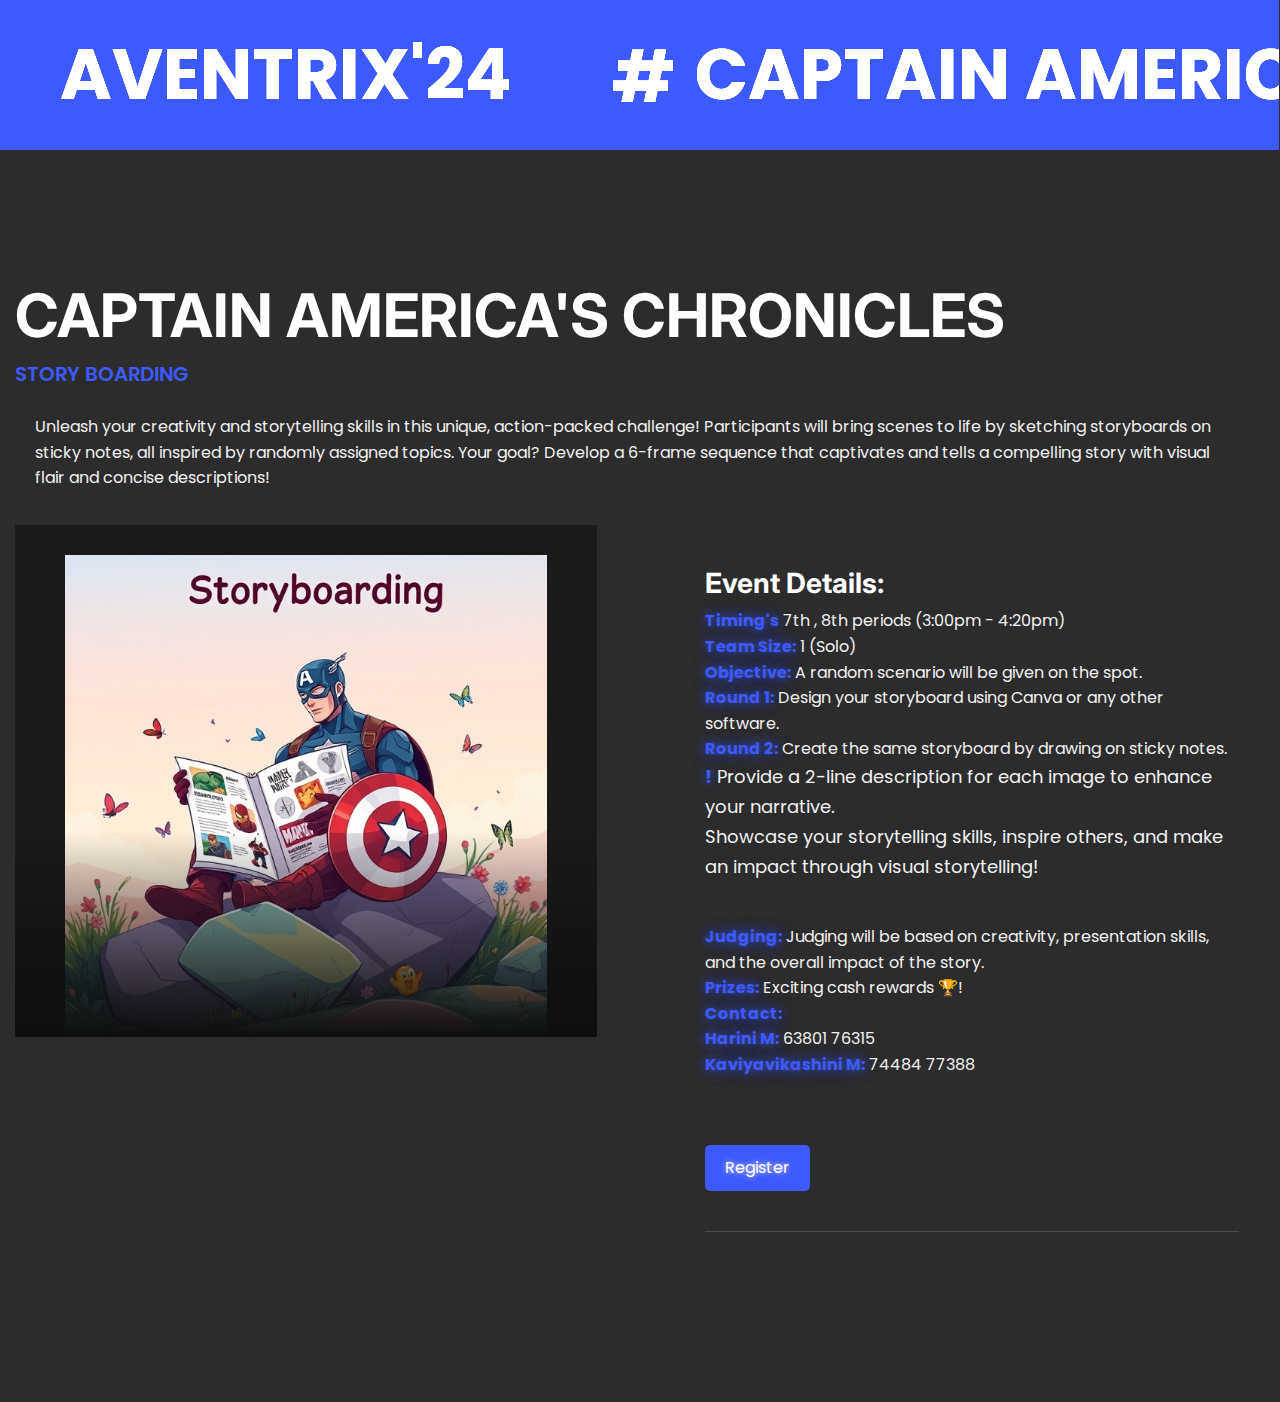
<file: team7.html>
<!doctype html>
<html lang="en">

<head>
    <meta charset="utf-8">
    <meta name="viewport" content="width=device-width, initial-scale=1, shrink-to-fit=no">
    <meta http-equiv="x-ua-compatible" content="ie=edge">
    <meta name="thumbnail" content="assets/images/uniaa_page_thumbnail.webp">
    <meta name="description" content="Uniaa – Digital Agency & Business Solution Site Template">
    <meta name="keywords" content="Digital Agency & Business Solution Bootstrap Site Template">
    <meta name="author" content="xstheme">

    <title>CAPTAIN AMERICA'S CHRONICLES</title>
    <link rel="shortcut icon" href="assets/images/site_logo/favourite_icon.webp">
    <link rel="shortcut icon" href="assets/images/site_logo/Favicon.png">

    <!-- framework - CSS Include -->
    <link rel="stylesheet" type="text/css" href="assets/css/bootstrap.min.css">

    <!-- Icon - CSS Include -->
    <link rel="stylesheet" type="text/css" href="assets/css/fontawesome.css">

    <!-- Animation Effects - CSS Include -->
    <link rel="stylesheet" type="text/css" href="assets/css/cursor.css">
    <link rel="stylesheet" type="text/css" href="assets/css/animate.min.css">

    <!-- Carousel - CSS Include -->
    <link rel="stylesheet" type="text/css" href="assets/css/swiper-bundle.min.css">

    <!-- Video & Image Popup - CSS Include -->
    <link rel="stylesheet" type="text/css" href="assets/css/magnific-popup.min.css">

    <!-- Custom - CSS Include -->
    <link rel="stylesheet" type="text/css" href="assets/css/style.css">

    <style>
        body {
            height: 100vh;
            width: 98%;
            background-color: #2c2c2c; /* Dark background for the event */
            color: #f2f2f2; /* Light text color */
        }

        .Lightning {
            color: #3d5afe; /* Captain America Blue */
            font-weight: bold;
            text-shadow: 
                0 0 5px rgba(61, 90, 254, 0.2), /* Light glow */
                0 0 10px rgba(61, 90, 254, 0.4), /* Moderate glow */
                0 0 15px rgba(61, 90, 254, 0.7); /* Strong glow */
            animation: lightning 1.5s infinite alternate;
        }

        .cap-button {
            background-color: #3d5afe; /* Captain America Blue */
            color: white;
            padding: 10px 20px;
            border: none;
            border-radius: 5px;
            font-size: 16px;
            cursor: pointer;
            transition: all 0.3s ease;
            text-shadow: 0 0 5px rgba(255, 255, 255, 0.8); /* White glow */
        }

        .cap-button:hover {
            background-color: #FFFFFF; /* White on hover */
            color: #3d5afe; /* Captain America Blue text on hover */
            text-shadow: 
                0 0 10px rgba(61, 90, 254, 1), /* Strong Captain America Blue glow */
                0 0 20px rgba(255, 255, 255, 0.6); /* Bright White glow */
        }

        .ticker {
            width: 102%;
            background-color: #3d5afe; /* Captain America Blue */
            color: #FFFFFF; /* White text */
        }

        @keyframes shine {
            0% {
                text-shadow: 0 0 5px rgba(255, 215, 0, 0.7), 0 0 10px rgba(255, 215, 0, 0.5);
            }
            50% {
                text-shadow: 0 0 20px rgba(255, 215, 0, 1), 0 0 30px rgba(255, 215, 0, 0.8);
            }
            100% {
                text-shadow: 0 0 5px rgba(255, 215, 0, 0.7), 0 0 10px rgba(255, 215, 0, 0.5);
            }
        }
    </style>
</head>

<body>

    <!-- Body Wrap - Start -->
    <div class="page_wrapper">

        <!-- Back To Top - Start -->
        <div class="backtotop">
            <a href="#" class="scroll">
                <i class="fa-solid fa-arrow-up"></i>
            </a>
        </div>
        <!-- Back To Top - End -->

        <!-- Main Body - Start
        ================================================== -->
        <main class="page_content">

            <!-- Tags Ticker - Start
            ================================================== -->
            <div class="ticker">
                <span class="ticker-item">AVENTRIX'24</span>
                <span class="ticker-item">CAPTAIN AMERICA'S CHRONICLES</span>
                <span class="ticker-item">STORY BOARDING</span>
            </div>
            <!-- Tags Ticker - End
            ================================================== -->

            <!-- Team Details Section - Start -->
            <section class="team_details_section section_space">
                <div class="container">
                    <h1 class="details_item_title">CAPTAIN AMERICA'S CHRONICLES</h1>
                    <p class="team_member_designation" style="color:#3d5afe;">STORY BOARDING</p>
                    <p class="mb-4 description">
                     Unleash your creativity and storytelling skills in this unique, action-packed challenge! Participants will bring scenes to life by sketching storyboards on sticky notes, all inspired by randomly assigned topics. Your goal? Develop a 6-frame sequence that captivates and tells a compelling story with visual flair and concise descriptions!
                 <div class="row justify-content-lg-between">
                        <div class="col-lg-6">
                            <div class="details_item_image tilt">
                                <img src="assets/images/Events/CASB.jpg" alt="Captain America Logo"> <!-- Update the image source -->
                            </div>
                        </div>
                        
                        <div class="col-lg-6">
                            <div class="details_item_content ps-lg-5">
                                <p class="Event-details">
                                  <h3>Event Details:</h3>
                                     <strong class="Lightning">Timing's</strong> 7th , 8th periods (3:00pm - 4:20pm)</br>
                                  <strong class="Lightning">Team Size:</strong> 1 (Solo)<br>
                                  <div class="spacer"></div>
                                  <strong class="Lightning">Objective:</strong> A random scenario will be given on the spot.</br>
                                  <strong class="Lightning">Round 1:</strong>  Design your storyboard using Canva or any other software.</br>
                                  <strong class="Lightning">Round 2:</strong>  Create the same storyboard by drawing on sticky notes.
                                  </br> <p> <strong class="Lightning">!</strong> Provide a 2-line description for each image to enhance your narrative.
                                   </br> Showcase your storytelling skills, inspire others, and make an impact through visual storytelling!</p>
                                  <strong class="Lightning">Judging:</strong> Judging will be based on creativity, presentation skills, and the overall impact of the story.<br>
                                  <strong class="Lightning">Prizes:</strong> Exciting cash rewards 🏆!<br>
                                  <strong class="Lightning">Contact:</strong><br>
                                  <strong class="Lightning">Harini M:</strong> 63801 76315<br>
                                  <strong class="Lightning">Kaviyavikashini M:</strong> 74484 77388
                                </p>
                                <br>
                                <button class="cap-button" onclick="openGForm()">Register</button>
                                <hr>
                            </div>
                        </div>
                    </div>
                </div>
            </section>
            <!-- Team Details Section - End -->

        </main>
        <!-- Main Body - End
        ================================================== -->
    </div>
    <!-- Body Wrap - End -->

    <!-- framework - Jquery Include -->
    <script src="assets/js/jquery.min.js"></script>
    <script src="assets/js/popper.min.js"></script>
    <script src="assets/js/bootstrap.min.js"></script>
    <script src="assets/js/bootstrap-dropdown-ml-hack.min.js"></script>

    <!-- Carousel - Jquery Include -->
    <script src="assets/js/swiper-bundle.min.js"></script>

    <!-- Animation Effects - jquery include -->
    <script src="assets/js/cursor.js"></script>
    <script src="assets/js/wow.min.js"></script>
    <script src="assets/js/tilt.jquery.min.js"></script>

    <!-- Video & Image Popup - Jquery Include -->
    <script src="assets/js/magnific-popup.min.js"></script>

    <!-- Content Auto Sliding - jquery include -->
    <script src="assets/js/ticker.min.js"></script>

    <!-- Custom - Jquery Include -->
    <script src="assets/js/main.js"></script>
<script>
    function openGForm() {
        window.open('https://forms.gle/z6Z1deEbMiohibeB6', '_blank'); // Opens the Google Form in a new tab
    }
</script>
</body>
</html>
</file>
<file: assets/css/cursor.css>
.cb-cursor {
  position: fixed;
  top: 0;
  left: 0;
  z-index: 999;
  contain: layout style size;
  pointer-events: none;
  will-change: transform;
  -webkit-transition: opacity 0.3s, color 0.4s;
  -o-transition: opacity 0.3s, color 0.4s;
  -moz-transition: opacity 0.3s, color 0.4s;
  transition: opacity 0.3s, color 0.4s;
}
.cb-cursor:before {
  content: "";
  position: absolute;
  top: -24px;
  left: -24px;
  display: block;
  width: 48px;
  height: 48px;
  -webkit-transform: scale(0);
  -moz-transform: scale(0);
  -ms-transform: scale(0);
  -o-transform: scale(0);
  transform: scale(0);
  background: var(--bs-primary);
  -webkit-border-radius: 50%;
  -moz-border-radius: 50%;
  border-radius: 50%;
  -webkit-transition: opacity 0.1s, -webkit-transform 0.3s ease-in-out;
  transition: opacity 0.1s, -webkit-transform 0.3s ease-in-out;
  -o-transition: opacity 0.1s, -o-transform 0.3s ease-in-out;
  -moz-transition: transform 0.3s ease-in-out, opacity 0.1s, -moz-transform 0.3s ease-in-out;
  transition: transform 0.3s ease-in-out, opacity 0.1s;
  transition: transform 0.3s ease-in-out, opacity 0.1s, -webkit-transform 0.3s ease-in-out, -moz-transform 0.3s ease-in-out, -o-transform 0.3s ease-in-out;
}
.cb-cursor-text {
  position: absolute;
  top: -18px;
  left: -18px;
  width: 36px;
  height: 36px;
  display: -webkit-box;
  display: -webkit-flex;
  display: -moz-box;
  display: -ms-flexbox;
  display: flex;
  -webkit-box-align: center;
  -webkit-align-items: center;
  -moz-box-align: center;
  -ms-flex-align: center;
  align-items: center;
  -webkit-box-pack: center;
  -webkit-justify-content: center;
  -moz-box-pack: center;
  -ms-flex-pack: center;
  justify-content: center;
  -webkit-transform: scale(0) rotate(10deg);
  -moz-transform: scale(0) rotate(10deg);
  -ms-transform: scale(0) rotate(10deg);
  -o-transform: scale(0) rotate(10deg);
  transform: scale(0) rotate(10deg);
  opacity: 0;
  color: var(--bs-dark);
  font-size: 22px;
  font-weight: 500;
  line-height: 1;
  text-align: center;
  letter-spacing: -0.01em;
  -webkit-transition: opacity 0.4s, -webkit-transform 0.3s;
  transition: opacity 0.4s, -webkit-transform 0.3s;
  -o-transition: opacity 0.4s, -o-transform 0.3s;
  -moz-transition: opacity 0.4s, transform 0.3s, -moz-transform 0.3s;
  transition: opacity 0.4s, transform 0.3s;
  transition: opacity 0.4s, transform 0.3s, -webkit-transform 0.3s, -moz-transform 0.3s, -o-transform 0.3s;
}
@supports (mix-blend-mode: exclusion) {
  .cb-cursor.-exclusion, .cb-cursor.-opaque {
    mix-blend-mode: exclusion;
  }
}
@supports (mix-blend-mode: exclusion) {
  .cb-cursor.-exclusion:before, .cb-cursor.-opaque:before {
    background: white;
  }
}
.cb-cursor.-normal, .cb-cursor.-text {
  mix-blend-mode: normal;
}
.cb-cursor.-normal:before, .cb-cursor.-text:before {
  background: var(--bs-primary);
}
.cb-cursor.-inverse {
  color: white;
}
.cb-cursor.-visible:before {
  -webkit-transform: scale(0.2);
  -moz-transform: scale(0.2);
  -ms-transform: scale(0.2);
  -o-transform: scale(0.2);
  transform: scale(0.2);
}
.cb-cursor.-visible.-active:before {
  -webkit-transform: scale(0.23);
  -moz-transform: scale(0.23);
  -ms-transform: scale(0.23);
  -o-transform: scale(0.23);
  transform: scale(0.23);
  -webkit-transition-duration: 0.2s;
  -moz-transition-duration: 0.2s;
  -o-transition-duration: 0.2s;
  transition-duration: 0.2s;
}
.cb-cursor.-pointer:before {
  -webkit-transform: scale(0.15);
  -moz-transform: scale(0.15);
  -ms-transform: scale(0.15);
  -o-transform: scale(0.15);
  transform: scale(0.15);
}
.cb-cursor.-text:before {
  -webkit-transform: scale(2.5);
  -moz-transform: scale(2.5);
  -ms-transform: scale(2.5);
  -o-transform: scale(2.5);
  transform: scale(2.5);
}
.cb-cursor.-text .cb-cursor-text {
  opacity: 1;
  -webkit-transform: scale(1);
  -moz-transform: scale(1);
  -ms-transform: scale(1);
  -o-transform: scale(1);
  transform: scale(1);
}
.cb-cursor.-text.-active:before {
  -webkit-transform: scale(1.6);
  -moz-transform: scale(1.6);
  -ms-transform: scale(1.6);
  -o-transform: scale(1.6);
  transform: scale(1.6);
  -webkit-transition-duration: 0.2s;
  -moz-transition-duration: 0.2s;
  -o-transition-duration: 0.2s;
  transition-duration: 0.2s;
}
.cb-cursor.-opaque:before {
  -webkit-transform: scale(1.32);
  -moz-transform: scale(1.32);
  -ms-transform: scale(1.32);
  -o-transform: scale(1.32);
  transform: scale(1.32);
}
.cb-cursor.-opaque.-active:before {
  -webkit-transform: scale(1.2);
  -moz-transform: scale(1.2);
  -ms-transform: scale(1.2);
  -o-transform: scale(1.2);
  transform: scale(1.2);
}
.cb-cursor.-lg:before {
  -webkit-transform: scale(2);
  -moz-transform: scale(2);
  -ms-transform: scale(2);
  -o-transform: scale(2);
  transform: scale(2);
}
.cb-cursor.-hidden:before {
  -webkit-transform: scale(0);
  -moz-transform: scale(0);
  -ms-transform: scale(0);
  -o-transform: scale(0);
  transform: scale(0);
}
.-cursor-default {
  color: var(--bs-primary);
}
.cb-demo {
  background: #fff;
}
.cb-demo-content {
  display: -webkit-box;
  display: -webkit-flex;
  display: -moz-box;
  display: -ms-flexbox;
  display: flex;
  -webkit-box-align: center;
  -webkit-align-items: center;
  -moz-box-align: center;
  -ms-flex-align: center;
  align-items: center;
  -webkit-box-pack: center;
  -webkit-justify-content: center;
  -moz-box-pack: center;
  -ms-flex-pack: center;
  justify-content: center;
  height: 100vh;
}
.cb-demo-container {
  padding: 0 20px;
}
@media (min-width: 1600px) {
  .cb-demo-container {
    padding: 0 120px;
  }
}
.cb-demo-row {
  display: -webkit-box;
  display: -webkit-flex;
  display: -moz-box;
  display: -ms-flexbox;
  display: flex;
  -webkit-box-pack: center;
  -webkit-justify-content: center;
  -moz-box-pack: center;
  -ms-flex-pack: center;
  justify-content: center;
  text-align: center;
  margin: 30px 0;
}
@media (min-width: 1600px) {
  .cb-demo-row {
    margin: 60px 0;
  }
}
.cb-demo-item {
  position: relative;
  -webkit-box-flex: 1;
  -webkit-flex: 1;
  -moz-box-flex: 1;
  -ms-flex: 1;
  flex: 1;
  padding: 50px 30px;
  margin: 0 20px;
  color: #000;
}
@media (min-width: 1600px) {
  .cb-demo-item {
    padding: 90px 30px;
    margin: 0 30px;
  }
}
.cb-demo-item-title {
  position: relative;
  margin: 0 0 25px 0;
  font-size: 30px;
  font-weight: bold;
}
.cb-demo-item-text {
  position: relative;
  max-width: 70%;
  margin: 0 auto;
  color: rgba(0, 0, 0, 0.5);
  font-size: 16px;
  font-weight: 300;
  line-height: 150%;
}
.cb-demo-item:before {
  content: "";
  display: block;
  position: absolute;
  top: 0;
  left: 0;
  right: 0;
  bottom: 0;
  -webkit-border-radius: 30px;
  -moz-border-radius: 30px;
  border-radius: 30px;
  background: #f8f8f8;
  -webkit-transition: -webkit-box-shadow 0.2s;
  transition: -webkit-box-shadow 0.2s;
  -o-transition: box-shadow 0.2s;
  -moz-transition: box-shadow 0.2s, -moz-box-shadow 0.2s;
  transition: box-shadow 0.2s;
  transition: box-shadow 0.2s, -webkit-box-shadow 0.2s, -moz-box-shadow 0.2s;
}
</file>
<file: demo_assets/css/style.css>
@charset "UTF-8";
/* Table Of Content - start
================================================== */
/* 
* Project Name   :  Uniaa – Agency & Consulting Site Template.
* File           :  CSS Base
* Version        :  1.0.0
* Author         :  xstheme (https://themeforest.net/user/xstheme/portfolio)
* Developer			 :	webrok (https://www.fiverr.com/webrok?up_rollout=true)

================================================== */
@import url("https://fonts.googleapis.com/css2?family=Poppins:ital,wght@0,100;0,200;0,300;0,400;0,500;0,600;0,700;0,800;0,900;1,100;1,200;1,300;1,400;1,500;1,600;1,700;1,800;1,900&amp;display=swap");
@import url("https://fonts.googleapis.com/css2?family=Inter:wght@100..900&amp;display=swap");
:root, [data-bs-theme=light] {
  --bs-body-font-family: "Poppins", sans-serif;
  --bs-heading-font-family: "Inter", sans-serif;
  --bs-body-font-size: 16px;
  --bs-body-font-weight: 400;
  --bs-body-line-height: 1.6;
  --bs-body-bg: #0E0E0E;
  --bs-body-bg-rgb: 14, 14, 14;
  --bs-body-color: #C8C8CD;
  --bs-body-color-rgb: 200, 200, 205;
  --bs-heading-color: var(--bs-white);
  --bs-primary: #D62828;
  --bs-primary-rgb: 227, 255, 4;
  --bs-secondary: #1A1A1A;
  --bs-secondary-rgb: 26, 26, 26;
  --bs-dark: #0E0E0E;
  --bs-dark-rgb: 14, 14, 14;
  --bs-light: #FEFEFE;
  --bs-light-rgb: 254, 254, 254;
  --bs-border-color: rgba(200, 200, 205, 0.2);
  --bs-transition: 300ms ease;
}

/* 1.01 - Template Fonts - Start
================================================== */
/* 1.01 - Template Fonts - End
================================================== */
/* 1.02 - Template Reset - Start
================================================== */
body {
  margin: 0;
  padding: 0;
  font-size: var(--bs-body-font-size);
  font-weight: var(--bs-body-font-weight);
  line-height: var(--bs-body-line-height);
  font-style: normal;
  font-optical-sizing: auto;
  color: var(--bs-body-color);
  font-family: var(--bs-body-font-family);
  background-color: var(--bs-body-bg);
  text-rendering: optimizelegibility;
  -moz-osx-font-smoothing: grayscale;
  -webkit-font-smoothing: antialiased;
}

.page_wrapper {
  overflow: hidden;
  position: relative;
}

iframe {
  border: none;
}

a:focus,
a:active,
input,
input:hover,
input:focus,
input:active,
textarea,
textarea:hover,
textarea:focus,
textarea:active {
  outline: none;
}

img:not([draggable]),
embed,
object,
video {
  height: auto;
  max-width: 100%;
}

img {
  border: none;
  height: auto;
  max-width: 100%;
  -webkit-user-select: none;
     -moz-user-select: none;
      -ms-user-select: none;
          user-select: none;
  vertical-align: middle;
}

a {
  outline: 0;
  display: inline-block;
  text-decoration: none;
  color: var(--bs-white);
  -webkit-transition: var(--bs-transition);
  transition: var(--bs-transition);
  font-family: var(--bs-body-font-family);
}
a:active, a:focus, a:hover, a:visited {
  outline: 0;
  text-decoration: none;
}

button {
  padding: 0;
  border: none;
  outline: none;
  background: none;
  display: inline-block;
  color: var(--bs-white);
  -webkit-transition: var(--bs-transition);
  transition: var(--bs-transition);
  font-family: var(--bs-body-font-family);
}
button:focus {
  outline: none;
}

h1, h2, h3, h4, h5, h6 {
  font-weight: 700;
  color: var(--bs-white);
  font-family: var(--bs-heading-font-family);
}

b, strong {
  font-weight: 700;
}

p strong {
  font-size: 18px;
  font-weight: 500;
}

hr {
  opacity: 1;
  height: 1px;
  border: none;
  margin: 25px 0;
  background-color: var(--bs-border-color);
}

mark {
  padding: 0;
  color: var(--bs-primary);
  background-color: transparent;
}

.container {
  max-width: 1326px;
  padding-left: 15px;
  padding-right: 15px;
}

.container-fluid {
  padding-left: 30px;
  padding-right: 30px;
}

.row {
  margin: -15px;
}

[class*=col-] {
  padding: 15px;
}

.dropdown-menu {
  padding: 6px 0;
  border-radius: 0;
  -webkit-transition: 200ms;
  transition: 200ms;
  background-color: var(--bs-dark);
  border: 1px solid var(--bs-border-color);
  -webkit-box-shadow: 0 20px 30px 0 rgba(14, 14, 14, 0.6);
          box-shadow: 0 20px 30px 0 rgba(14, 14, 14, 0.6);
}
.dropdown-menu > li {
  padding: 0 6px;
}
.dropdown-menu > li:not(:last-child) {
  margin-bottom: 1px;
}
.dropdown-menu > li > a {
  gap: 8px;
  display: -webkit-box;
  display: -ms-flexbox;
  display: flex;
  font-size: 16px;
  border-radius: 0;
  font-weight: 500;
  line-height: 20px;
  position: relative;
  -webkit-box-align: center;
      -ms-flex-align: center;
          align-items: center;
  white-space: nowrap;
  color: var(--bs-white);
  padding: 12px 20px 11px;
  -webkit-box-pack: justify;
      -ms-flex-pack: justify;
          justify-content: space-between;
}
.dropdown-menu > li:hover > a, .dropdown-menu > li.active > a {
  color: var(--bs-dark);
  background-color: var(--bs-primary);
}

.dropdown-toggle::after {
  margin: 0;
  border: none;
  line-height: 1;
  content: "\f107";
  font-weight: 400;
  color: var(--bs-body-color);
  font-family: "Font Awesome 6 Pro";
}

/* 1.02 - Template Reset - End
================================================== */
/* 2.02 - Preloader - Start
================================================== */
@-webkit-keyframes preloaderSpin {
  0% {
    -webkit-transform: rotate(0);
            transform: rotate(0);
  }
  100% {
    -webkit-transform: rotate(360deg);
            transform: rotate(360deg);
  }
}
@keyframes preloaderSpin {
  0% {
    -webkit-transform: rotate(0);
            transform: rotate(0);
  }
  100% {
    -webkit-transform: rotate(360deg);
            transform: rotate(360deg);
  }
}
.preloader {
  top: 0;
  left: 0;
  right: 0;
  bottom: 0;
  position: fixed;
  z-index: 999999;
  background-color: var(--bs-dark);
}

.preloader .loader-circle {
  top: 0;
  left: 0;
  right: 0;
  bottom: 0;
  margin: auto;
  width: 200px;
  height: 200px;
  direction: ltr;
  position: absolute;
  border-radius: 100%;
  -webkit-box-shadow: inset 0 0 0 1px rgba(255, 255, 255, 0.1);
          box-shadow: inset 0 0 0 1px rgba(255, 255, 255, 0.1);
}

.preloader .loader-line-mask {
  position: absolute;
  left: 50%;
  top: 50%;
  width: 30px;
  height: 200px;
  margin-left: -100px;
  margin-top: -100px;
  overflow: hidden;
  -webkit-transform-origin: 100px 100px;
          transform-origin: 100px 100px;
  -webkit-animation: preloaderSpin 1.5s infinite linear;
          animation: preloaderSpin 1.5s infinite linear;
}

.preloader .loader-line {
  width: 200px;
  height: 200px;
  border-radius: 50%;
  background-image: -webkit-gradient(linear, left top, left bottom, from(rgba(255, 255, 255, 0.44)), to(rgba(255, 255, 255, 0)));
  background-image: linear-gradient(to bottom, rgba(255, 255, 255, 0.44), rgba(255, 255, 255, 0));
  filter: progid:DXImageTransform.Microsoft.gradient(startColorStr="rgba(255, 255, 255, 0.44)",endColorStr="rgba(255, 255, 255, 0)");
  background-color: initial;
  position: relative;
}

.preloader .loader-line:before {
  top: 1px;
  left: 1px;
  right: 1px;
  bottom: 1px;
  z-index: 99;
  content: "";
  position: absolute;
  border-radius: inherit;
  background-color: var(--bs-dark);
}

.preloader .loader-logo {
  top: 50%;
  left: 0;
  right: 0;
  position: absolute;
  text-align: center;
  -webkit-transform: translate(0%, -50%);
          transform: translate(0%, -50%);
}

/* Loader logo styling */


/* You can also adjust the height if needed */


.preloader .loader-logo img {
  max-width: 100%;
}

/* 2.02 - Preloader - End
================================================== */
/* 2.03 - Backtotop Button - Start
================================================== */
.backtotop {
  right: 15px;
  z-index: 999;
  bottom: 60px;
  display: none;
  position: fixed;
}
.backtotop .scroll {
  z-index: 1;
  width: 44px;
  height: 44px;
  display: -webkit-box;
  display: -ms-flexbox;
  display: flex;
  font-size: 15px;
  position: relative;
  -webkit-box-align: center;
      -ms-flex-align: center;
          align-items: center;
  border-radius: 100%;
  -webkit-box-pack: center;
      -ms-flex-pack: center;
          justify-content: center;
  border: 1px solid rgba(255, 255, 255, 0.1);
}
.backtotop .scroll:hover {
  color: var(--bs-dark);
  border-color: var(--bs-primary);
  background-color: var(--bs-primary);
}

/* 2.03 - Backtotop Button - End
================================================== */
/* 2.04 - Spacing and Gaps - Start
================================================== */
.section_space {
  padding-top: 130px;
  padding-bottom: 130px;
}

/* 2.04 - Spacing and Gaps - End
================================================== */
/* 2.05 - Ordered and Unordered list - Start
================================================== */
[class*=unordered_list] {
  margin: 0;
  padding: 0;
  display: -webkit-box;
  display: -ms-flexbox;
  display: flex;
  -ms-flex-wrap: wrap;
      flex-wrap: wrap;
  -webkit-box-align: center;
      -ms-flex-align: center;
          align-items: center;
}
[class*=unordered_list] > li {
  float: left;
  list-style: none;
  display: inline-block;
}

.unordered_list_block {
  display: -webkit-box;
  display: -ms-flexbox;
  display: flex;
  -webkit-box-orient: vertical;
  -webkit-box-direction: normal;
      -ms-flex-direction: column;
          flex-direction: column;
}
.unordered_list_block > li {
  width: 100%;
  display: block;
}

.iconlist_block.unordered_list_block {
  gap: 12px;
}
.iconlist_block.unordered_list {
  gap: 26px;
}
.iconlist_block > li {
  gap: 10px;
  display: -webkit-box;
  display: -ms-flexbox;
  display: flex;
  font-size: 16px;
  line-height: 28px;
  -webkit-box-align: start;
      -ms-flex-align: start;
          align-items: flex-start;
}
.iconlist_block a {
  gap: 10px;
  display: -webkit-inline-box;
  display: -ms-inline-flexbox;
  display: inline-flex;
  -webkit-box-align: start;
      -ms-flex-align: start;
          align-items: flex-start;
  color: var(--bs-body-color);
}
.iconlist_block a:hover {
  color: var(--bs-primary);
}
.iconlist_block .iconlist_icon:has(.fa-circle) {
  font-size: 5px;
  margin: 1px 0 0;
  color: var(--bs-primary);
}

.category_list_block.unordered_list {
  gap: 24px;
}
.category_list_block > li {
  line-height: 1;
  font-size: 18px;
  position: relative;
}
.category_list_block > li:not(:last-child):after {
  top: 2px;
  right: -16px;
  content: "/";
  position: absolute;
}
.category_list_block a:hover {
  color: var(--bs-primary);
  text-decoration: underline;
}

.category_btns_block.unordered_list_block {
  gap: 16px;
}
.category_btns_block a {
  display: -webkit-box;
  display: -ms-flexbox;
  display: flex;
  font-size: 18px;
  font-weight: 500;
  line-height: 30px;
  padding: 12px 20px;
  -webkit-box-align: center;
      -ms-flex-align: center;
          align-items: center;
  color: var(--bs-body-color);
  -webkit-box-pack: justify;
      -ms-flex-pack: justify;
          justify-content: space-between;
  background-color: var(--bs-dark);
}
.category_btns_block a:hover {
  color: var(--bs-dark);
  background-color: var(--bs-primary);
}

.post_meta {
  gap: 28px;
}
.post_meta > li {
  position: relative;
}
.post_meta > li:not(:last-child):after {
  top: 10px;
  right: -17px;
  width: 4px;
  height: 4px;
  content: "";
  position: absolute;
  border-radius: 100%;
  background-color: var(--bs-body-color);
}
.post_meta a {
  color: var(--bs-body-color);
}
.post_meta a:hover {
  color: var(--bs-primary);
  text-decoration: underline;
}

.ticker {
  width: 100%;
  line-height: 1;
  font-size: 40px;
  font-weight: 700;
  color: var(--bs-dark);
  background-color: var(--bs-primary);
  font-family: var(--bs-font-heading-family);
}

.ticker-component {
  height: 80px !important;
}

.ticker-text {
  padding: 10px 60px;
  position: relative;
}

.ticker-text:after {
  top: 3px;
  right: -100px;
  content: "#";
  position: relative;
}

.project_info_block.unordered_list_block {
  gap: 24px;
}
.project_info_block > li {
  display: -webkit-box;
  display: -ms-flexbox;
  display: flex;
  line-height: 1;
  -ms-flex-wrap: wrap;
      flex-wrap: wrap;
  -webkit-box-align: start;
      -ms-flex-align: start;
          align-items: flex-start;
}
.project_info_block strong {
  font-weight: 500;
  margin-right: 30px;
  color: var(--bs-white);
}
.project_info_block span {
  gap: 8px;
  -ms-flex-wrap: wrap;
      flex-wrap: wrap;
  -webkit-box-align: center;
      -ms-flex-align: center;
          align-items: center;
  display: -webkit-inline-box;
  display: -ms-inline-flexbox;
  display: inline-flex;
}
.project_info_block a {
  color: var(--bs-body-color);
}
.project_info_block a:hover {
  color: var(--bs-primary);
  text-decoration: underline;
}

.tegs_group {
  gap: 10px;
}
.tegs_group a {
  font-size: 16px;
  line-height: 28px;
  padding: 8px 15px;
  -webkit-box-align: center;
      -ms-flex-align: center;
          align-items: center;
  display: -webkit-inline-box;
  display: -ms-inline-flexbox;
  display: inline-flex;
  color: var(--bs-white);
  -webkit-box-pack: center;
      -ms-flex-pack: center;
          justify-content: center;
  background-color: var(--bs-dark);
}
.tegs_group a:hover {
  color: var(--bs-dark);
  background-color: var(--bs-primary);
}

/* 2.05 - Ordered and Unordered list - End
================================================== */
/* 2.06 - Button - Start
================================================== */
.btns_group {
  gap: 30px;
  display: -webkit-box;
  display: -ms-flexbox;
  display: flex;
  padding: 60px 0;
  -webkit-box-align: center;
      -ms-flex-align: center;
          align-items: center;
  -webkit-box-pack: center;
      -ms-flex-pack: center;
          justify-content: center;
}

.btn {
  gap: 8px;
  border: 0;
  z-index: 1;
  font-size: 16px;
  overflow: hidden;
  font-weight: 600;
  border-radius: 0;
  padding: 16px 28px;
  position: relative;
  -webkit-box-align: center;
      -ms-flex-align: center;
          align-items: center;
  display: -webkit-inline-box;
  display: -ms-inline-flexbox;
  display: inline-flex;
  color: var(--bs-dark);
  -webkit-box-pack: center;
      -ms-flex-pack: center;
          justify-content: center;
  -webkit-transition: var(--bs-transition);
  transition: var(--bs-transition);
  background-color: var(--bs-white);
  font-family: var(--bs-heading-font-family);
}
.btn:before {
  left: 50%;
  bottom: -200%;
  width: 200%;
  height: 200%;
  content: "";
  z-index: -1;
  position: absolute;
  border-radius: 50%;
  -webkit-transform: translateX(-50%);
          transform: translateX(-50%);
  -webkit-transition: var(--bs-transition);
  transition: var(--bs-transition);
  background-color: var(--bs-primary);
}
.btn .btn_label {
  position: relative;
  -webkit-transition: var(--bs-transition);
  transition: var(--bs-transition);
}
.btn .btn_label:before {
  top: 152%;
  left: 50%;
  width: 100%;
  display: block;
  position: absolute;
  content: attr(data-text);
  -webkit-transform: translateX(-50%);
          transform: translateX(-50%);
}
.btn:hover {
  color: var(--bs-dark);
  border-color: var(--bs-white);
  background-color: var(--bs-white);
}
.btn:hover:before {
  bottom: -70%;
}
.btn:hover .btn_label {
  -webkit-transform: translateY(-154%);
          transform: translateY(-154%);
}

.btn.btn-primary {
  background-color: var(--bs-primary);
}
.btn.btn-primary:before {
  background-color: var(--bs-white);
}

.btn.btn-dark {
  background-color: var(--bs-dark);
}
.btn.btn-dark span {
  color: var(--bs-white);
}
.btn.btn-dark:before {
  background-color: var(--bs-primary);
}
.btn.btn-dark:hover span {
  color: var(--bs-dark);
}

.btn_unfill {
  gap: 12px;
  font-size: 18px;
  font-weight: 600;
  position: relative;
  -webkit-box-align: center;
      -ms-flex-align: center;
          align-items: center;
  display: -webkit-inline-box;
  display: -ms-inline-flexbox;
  display: inline-flex;
  border-bottom: 1px solid var(--bs-body-color);
}
.btn_unfill:before {
  left: 0;
  bottom: -1px;
  width: 0%;
  height: 1px;
  content: "";
  position: absolute;
  -webkit-transition: var(--bs-transition);
  transition: var(--bs-transition);
  background-color: var(--bs-primary);
}
.btn_unfill:hover {
  color: var(--bs-primary);
}
.btn_unfill:hover:before {
  width: 100%;
}

.explore_more_btn a {
  width: 210px;
  height: 210px;
  font-size: 44px;
  position: relative;
  -webkit-box-align: center;
      -ms-flex-align: center;
          align-items: center;
  display: -webkit-inline-box;
  display: -ms-inline-flexbox;
  display: inline-flex;
  color: var(--bs-dark);
  -webkit-box-pack: center;
      -ms-flex-pack: center;
          justify-content: center;
  -webkit-transition: 0.2s;
  transition: 0.2s;
}
.explore_more_btn a i {
  z-index: 3;
  position: relative;
}
.explore_more_btn a span {
  top: 0;
  left: 0;
  right: 0;
  bottom: 0;
  display: -webkit-box;
  display: -ms-flexbox;
  display: flex;
  position: absolute;
  -webkit-box-align: center;
      -ms-flex-align: center;
          align-items: center;
  -webkit-box-pack: center;
      -ms-flex-pack: center;
          justify-content: center;
}
.explore_more_btn a span img {
  width: 100%;
}
.explore_more_btn a .shape_circle_flow img {
  -webkit-animation: spinReverse 26s infinite linear;
          animation: spinReverse 26s infinite linear;
}
.explore_more_btn a .shape_textpath img {
  width: 163px;
  -webkit-animation: spin 26s infinite linear;
          animation: spin 26s infinite linear;
}

/* 2.06 - Button - End
================================================== */
/* 2.07 - Typography - Start
================================================== */
.heading_block {
  margin-bottom: 50px;
}
.heading_block .heading_title {
  font-size: 60px;
  line-height: 70px;
  margin-bottom: 20px;
}
.heading_block .heading_subtitle {
  font-size: 28px;
  font-weight: 600;
  line-height: 38px;
}
.heading_block .heading_description {
  font-size: 18px;
  margin-bottom: 44px;
}

blockquote {
  gap: 26px;
  padding: 40px;
  display: -webkit-box;
  display: -ms-flexbox;
  display: flex;
  -ms-flex-wrap: wrap;
      flex-wrap: wrap;
  margin-bottom: 35px;
  background-color: var(--bs-secondary);
}
blockquote .quote_icon {
  width: 60px;
  -webkit-box-flex: 0;
      -ms-flex: 0 0 auto;
          flex: 0 0 auto;
}
blockquote .quote_content {
  -webkit-box-flex: 1;
      -ms-flex: 1;
          flex: 1;
  display: -webkit-box;
  display: -ms-flexbox;
  display: flex;
  -webkit-box-orient: vertical;
  -webkit-box-direction: normal;
      -ms-flex-direction: column;
          flex-direction: column;
}
blockquote strong {
  font-size: 18px;
  font-weight: 500;
  line-height: 30px;
}
blockquote cite {
  line-height: 1;
  display: block;
  font-size: 16px;
  font-weight: 400;
  padding-top: 30px;
}

/* 2.07 - Typography - End
================================================== */
/* 3.01 - Site Header - Start
================================================== */
.site_header {
  top: 0;
  left: 0;
  right: 0;
  z-index: 999;
  position: fixed;
  padding: 22px 0;
  -webkit-transition: padding 0.3s;
  transition: padding 0.3s;
  border-bottom: 1px solid var(--bs-border-color);
}
.site_header.sticky {
  padding: 10px 0;
  -webkit-backdrop-filter: blur(14px);
          backdrop-filter: blur(14px);
  background-color: rgba(14, 14, 14, 0.9);
  -webkit-box-shadow: 0 2px 6px rgba(14, 14, 14, 0.6);
          box-shadow: 0 2px 6px rgba(14, 14, 14, 0.6);
}
.site_header .site_logo .site_link {
  max-width: 122px;
}
.site_header .btns_group {
  gap: 10px;
}
.site_header .btns_group > li:first-child {
  display: none;
}
.site_header .offcanvas_btn {
  margin: -2px 0 -2px 100px;
}

body:has(.breadcrumb_section) .site_header {
  border-color: var(--bs-secondary);
}

.logo-container {
  display: flex;
  justify-content: space-between; /* Distribute space between logos */
  position: absolute; /* Position logos relative to the hero section */
  top: 80px; /* Adjust this value for desired spacing from the navbar */
  left: 0;
  right: 0; /* Ensures the logos are positioned at the edges */
  padding: 0 20px; /* Optional: Adds padding for better spacing */
}

.navbar {
  flex: 1; /* Allows the navbar to take available space */
  display: flex; /* Use flexbox to align items */
  justify-content: flex-end; /* Aligns the menu to the right */
}

.main_menu_list {
  gap: 56px;
}
.main_menu_list > li > a {
  z-index: 1;
  line-height: 1;
  display: -webkit-box;
  display: -ms-flexbox;
  display: flex;
  line-height: 1;
  font-size: 18px;
  font-weight: 500;
  position: relative;
  -webkit-box-align: center;
      -ms-flex-align: center;
          align-items: center;
  color: var(--bs-white);
  font-family: var(--bs-heading-font-family);
}
.main_menu_list > li.active > a {
  color: var(--bs-primary);
}
.main_menu_list > li:hover > a {
  color: var(--bs-primary);
}
.main_menu_list > li:hover > a:after {
  -webkit-transform: rotateX(-180deg);
          transform: rotateX(-180deg);
}
.main_menu_list .dropdown > a {
  position: relative;
}
.main_menu_list .dropdown > a:after {
  float: right;
  font-size: 14px;
  content: "\f107";
  font-weight: 900;
  margin: 1px 0 0 3px;
  -webkit-transition: var(--bs-transition);
  transition: var(--bs-transition);
  font-family: "Font Awesome 6 Pro";
}
.main_menu_list .dropdown-menu {
  min-width: 240px;
}
.main_menu_list .dropdown-menu > li > a {
  font-size: 18px;
  line-height: 22px;
}
.main_menu_list .dropdown-menu .dropdown > a:after {
  margin-top: -2px;
  content: "\f105";
}
.main_menu_list .dropdown-menu .dropdown-menu {
  top: 0;
  margin: 0;
  left: 100%;
}

@media screen and (min-width: 992px) {
  .main_menu_list .dropdown-menu {
    opacity: 0;
    display: block;
    -webkit-transition: 200ms;
    transition: 200ms;
    visibility: hidden;
    -webkit-transform-origin: top;
            transform-origin: top;
    -webkit-transform: perspective(300px) rotateX(-8deg);
            transform: perspective(300px) rotateX(-8deg);
  }
  .main_menu_list .dropdown:hover > .dropdown-menu {
    opacity: 1;
    visibility: visible;
    -webkit-transform: perspective(300px) rotateX(0deg);
            transform: perspective(300px) rotateX(0deg);
  }
  .main_menu_list > .dropdown > .dropdown-menu {
    margin-top: 41px;
  }
  .main_menu_list > .dropdown > .dropdown-menu:before {
    left: 0;
    right: 0;
    top: -42px;
    content: "";
    height: 42px;
    display: block;
    position: absolute;
  }
  .site_header.sticky .main_menu_list > .dropdown > .dropdown-menu {
    margin-top: 29px;
  }
  .site_header.sticky .main_menu_list > .dropdown > .dropdown-menu:before {
    top: -30px;
    height: 30px;
  }
}
.mobile_menu_btn {
  width: 56px;
  height: 56px;
  -webkit-box-flex: 0;
      -ms-flex: 0 0 auto;
          flex: 0 0 auto;
  font-size: 24px;
  border-radius: 0;
  -webkit-box-align: center;
      -ms-flex-align: center;
          align-items: center;
  display: -webkit-inline-box;
  display: -ms-inline-flexbox;
  display: inline-flex;
  color: var(--bs-white);
  -webkit-box-pack: center;
      -ms-flex-pack: center;
          justify-content: center;
  border: 1px solid var(--bs-white);
}
.mobile_menu_btn:hover {
  color: var(--bs-dark);
  border-color: var(--bs-primary);
  background-color: var(--bs-primary);
}

@media screen and (max-width: 1199px) {
  .main_menu_list {
    gap: 30px;
  }
}
@media screen and (max-width: 1050px) {
  .main_menu_list {
    gap: 20px;
  }
}
@media screen and (max-width: 991px) {
  .site_header .btns_group > li:first-child {
    display: inline-block;
  }
  .site_header .main_menu {
    left: 0;
    right: 0;
    top: 100px;
    padding: 0;
    z-index: 999;
    position: fixed;
  }
  .site_header.sticky .main_menu {
    top: 76px;
  }
  .main_menu_list {
    gap: 1px;
    margin: auto;
    max-width: 700px;
    border-radius: 0;
    padding: 20px 30px 30px;
    background-color: var(--bs-secondary);
    border: 1px solid var(--bs-border-color);
    -webkit-box-shadow: 0 5px 20px 0 rgba(0, 0, 0, 0.6);
            box-shadow: 0 5px 20px 0 rgba(0, 0, 0, 0.6);
  }
  .main_menu_list > li {
    width: 100%;
    display: block;
  }
  .main_menu_list > li:not(:last-child) {
    border-bottom: 1px solid var(--bs-border-color);
  }
  .main_menu_list > li > a {
    width: 100%;
    display: block;
    font-size: 18px;
    padding: 15px 0;
    line-height: 20px;
  }
  .main_menu_list .dropdown-menu {
    position: static;
    -webkit-box-shadow: none;
            box-shadow: none;
  }
}
@media screen and (max-width: 680px) {
  .mobile_menu_btn {
    width: 44px;
    height: 44px;
    font-size: 20px;
  }
  .site_header .btn {
    font-size: 16px;
    padding: 10px 20px;
  }
  .site_header .main_menu {
    top: 88px;
  }
  .site_header.sticky .main_menu {
    top: 64px;
  }
  .main_menu_list {
    gap: 1px;
    margin: auto;
    max-width: 700px;
    border-radius: 0;
    padding: 12px 15px 20px;
  }
}
/* 3.01 - Site Header - End
================================================== */
:root {
  --bs-gradient: linear-gradient(180deg, rgba(255, 255, 255, 0.02), rgba(255, 255, 255, 0));
}

.line_wrap {
  top: 0;
  bottom: 0;
  left: 50%;
  width: 80%;
  z-index: -1;
  display: block;
  position: fixed;
  -webkit-transform: translateX(-50%);
          transform: translateX(-50%);
  border-left: 1px solid rgba(255, 255, 255, 0.03);
}

.line_wrap:before {
  width: 1px;
  left: -1px;
  content: "";
  height: 100px;
  position: absolute;
  -webkit-animation: lineAnimate 15s ease-out infinite;
          animation: lineAnimate 15s ease-out infinite;
  background-image: -webkit-gradient(linear, left bottom, left top, from(rgba(255, 255, 255, 0.3)), to(transparent));
  background-image: linear-gradient(0deg, rgba(255, 255, 255, 0.3), transparent);
}

.line_wrap .line_item {
  width: 20%;
  float: left;
  height: 100%;
  position: relative;
  display: inline-block;
  border-right: 1px solid rgba(255, 255, 255, 0.03);
}

.line_wrap .line_item:before {
  width: 1px;
  right: -1px;
  content: "";
  height: 100px;
  position: absolute;
}

.line_wrap .line_item:nth-child(odd):before {
  -webkit-animation: lineMove 15s ease-out infinite;
          animation: lineMove 15s ease-out infinite;
  background-image: -webkit-gradient(linear, left bottom, left top, from(transparent), to(rgba(255, 255, 255, 0.3)));
  background-image: linear-gradient(0deg, transparent, rgba(255, 255, 255, 0.3));
}

.line_wrap .line_item:nth-child(even):before {
  -webkit-animation: lineAnimate 15s ease-out infinite;
          animation: lineAnimate 15s ease-out infinite;
  background-image: -webkit-gradient(linear, left bottom, left top, from(rgba(255, 255, 255, 0.3)), to(transparent));
  background-image: linear-gradient(0deg, rgba(255, 255, 255, 0.3), transparent);
}

@-webkit-keyframes lineAnimate {
  0% {
    top: 0px;
    opacity: 1;
  }
  50% {
    top: 50%;
  }
  100% {
    top: 100%;
    opacity: 0.5;
  }
}

@keyframes lineAnimate {
  0% {
    top: 0px;
    opacity: 1;
  }
  50% {
    top: 50%;
  }
  100% {
    top: 100%;
    opacity: 0.5;
  }
}
@-webkit-keyframes lineMove {
  0% {
    opacity: 1;
    bottom: 0px;
  }
  50% {
    bottom: 50%;
  }
  100% {
    bottom: 100%;
    opacity: 0.5;
  }
}
@keyframes lineMove {
  0% {
    opacity: 1;
    bottom: 0px;
  }
  50% {
    bottom: 50%;
  }
  100% {
    bottom: 100%;
    opacity: 0.5;
  }
}
.heading_block {
  margin-bottom: 57px;
}

[class*=bg-gradient] {
  --bs-bg-opacity: 0;
}

.bg-gradient {
  padding: 100px;
  border-radius: 20px;
  -webkit-backdrop-filter: blur(6px);
          backdrop-filter: blur(6px);
}



.cd-words-wrapper {
  text-align: left;
  position: relative;
  display: inline-block;
}
.cd-words-wrapper b {
  top: 0;
  left: 0;
  position: absolute;
  white-space: nowrap;
  display: inline-block;
}
.cd-words-wrapper b.is-visible {
  position: relative;
}
.no-js .cd-words-wrapper b {
  opacity: 0;
}
.no-js .cd-words-wrapper b.is-visible {
  opacity: 1;
}

.cd-headline.clip span {
  display: inline-block;
}
.cd-headline.clip .cd-words-wrapper {
  overflow: hidden;
  vertical-align: top;
  padding-bottom: 2px;
}
.cd-headline.clip b {
  opacity: 0;
  font-weight: inherit;
  color: var(--bs-primary);
}
.cd-headline.clip b.is-visible {
  opacity: 1;
}

.hero_section {
  padding: 180px 0 160px;
}
.hero_section h1 {
  font-size: 70px;
  font-weight: 800;
  line-height: 1.1;
  margin: 18px 0 20px;
}
.hero_section h1 u {
  color: var(--bs-primary);
  text-decoration-thickness: 2px;
}
.hero_section p {
  font-size: 20px;
  max-width: 740px;
  line-height: 1.6;
  margin: auto auto 40px;
}
.hero_section p strong {
  font-weight: 700;
}

.intro_heading {
  font-size: 20px;
  font-weight: 500;
  line-height: 28px;
  color: var(--bs-white);
}

.hero_features_group {
  gap: 2px;
  margin: 80px 0 0;
}
.hero_features_group > li {
  max-width: 140px;
  position: relative;
  -webkit-box-align: center;
      -ms-flex-align: center;
          align-items: center;
  border-radius: 70px;
  display: -webkit-inline-box;
  display: -ms-inline-flexbox;
  display: inline-flex;
  -webkit-box-orient: vertical;
  -webkit-box-direction: normal;
      -ms-flex-direction: column;
          flex-direction: column;
  padding: 40px 15px 46px;
  -webkit-box-pack: start;
      -ms-flex-pack: start;
          justify-content: flex-start;
  background-color: var(--bs-dark);
  background-image: -webkit-gradient(linear, left bottom, left top, color-stop(30%, transparent), to(rgba(255, 255, 255, 0.06)));
  background-image: linear-gradient(0deg, transparent 30%, rgba(255, 255, 255, 0.06) 100%);
}
.hero_features_group > li:nth-child(even) {
  -webkit-transform: translateY(40px);
          transform: translateY(40px);
  background-image: -webkit-gradient(linear, left bottom, left top, from(rgba(255, 255, 255, 0.06)), color-stop(70%, transparent));
  background-image: linear-gradient(0deg, rgba(255, 255, 255, 0.06) 0%, transparent 70%);
  /* background-image: url("assets/images/backgrounds/bg.jpg");  */
}
.hero_features_group i {
  width: 50px;
  height: 50px;
  font-size: 34px;
  margin-bottom: 20px;
  -webkit-box-align: center;
      -ms-flex-align: center;
          align-items: center;
  display: -webkit-inline-box;
  display: -ms-inline-flexbox;
  display: inline-flex;
  -webkit-box-pack: center;
      -ms-flex-pack: center;
          justify-content: center;
  color: var(--bs-primary);
}
.hero_features_group span {
  font-size: 14px;
  font-weight: 500;
  line-height: 21px;
  color: var(--bs-white);
}

.page_card_block {
  padding: 26px;
  border-radius: 12px;
  -webkit-transition: var(--bs-transition);
  transition: var(--bs-transition);
  background-color: var(--bs-secondary);
}
.page_card_block .block_image a {
  height: 424px;
  display: block;
  overflow: hidden;
  border-radius: 14px;
  border: 2px solid var(--bs-border-color);
  -webkit-box-shadow: 0 10px 30px 0 rgba(0, 0, 0, 0.8);
          box-shadow: 0 10px 30px 0 rgba(0, 0, 0, 0.8);
  background-size: cover;
  background-repeat: no-repeat;
  background-position: center top;
}
/* .page_card_block .block_image a:hover {
  border-color: var(--bs-primary);
  background-position: center bottom;
  -webkit-transition: background-position 1.5s ease-in;
  transition: background-position 1.5s ease-in;
} */
.page_card_block .block_content {
  padding: 36px 20px 16px;
}
.page_card_block .block_title {
  font-size: 28px;
  font-weight: 600;
  margin-bottom: 20px;
}

.btn_unfill {
  font-size: 16px;
  font-weight: 500;
}
/* 
.home_pages_section .page_card_block .block_image a:hover {
  -webkit-transition: background-position 5s ease-in;
  transition: background-position 5s ease-in;
} */

.wrapper {
  display: flex;
  flex-direction: column; /* Arrange children in a column */
  min-height: 100vh; /* Full viewport height */
}

.content {
  flex: 1; /* Grow to fill space between header and footer */
}
/* 
.logo{
  height: 100px;
} */

.site_footer {
  /* background: linear-gradient(to right, #6a11cb, #2575fc); Example gradient */
  padding: 20px 0; /* Padding for the footer */
  color: white; /* Text color */
  text-align: center; /* Center the text */
}

.copyright {
  color: #6c757d; /* Text color for copyright notice */
  font-size: 12px; /* Smaller font size for copyright notice */
  margin: 0; /* Remove default margin */
}

#hello {
  justify-content: center;
  text-align: center;
  align-content: center;
}

.row:has(.popular_feature_block) {
  margin: -12px;
}
.row:has(.popular_feature_block) [class*=col-] {
  padding: 12px;
}

.popular_feature_block {
  padding: 40px 36px;
  -webkit-transition: var(--bs-transition);
  transition: var(--bs-transition);
  background-color: var(--bs-secondary);
}
.popular_feature_block .block_icon {
  height: 50px;
}
.popular_feature_block .block_icon img {
  max-height: 45px;
}
.popular_feature_block h3 {
  line-height: 1;
  font-size: 20px;
  font-weight: 600;
  margin: 38px 0 18px;
}
.popular_feature_block p {
  margin: 0;
  font-size: 15px;
  line-height: 22px;
}

.row:has(.feature_block) {
  margin: -4px;
}
.row:has(.feature_block) [class*=col-] {
  padding: 4px;
}



.feature_block {
  gap: 16px;
  display: -webkit-box;
  display: -ms-flexbox;
  display: flex;
  border-radius: 6px;
  -webkit-box-align: center;
      -ms-flex-align: center;
          align-items: center;
  padding: 20px 24px 20px 20px;
  -webkit-transition: var(--bs-transition);
  transition: var(--bs-transition);
  background-color: var(--bs-secondary);
  border: 1px solid rgba(255, 255, 255, 0.04);
}
.feature_block:hover {
  border-color: rgba(255, 255, 255, 0.12);
}
.feature_block .block_icon {
  width: 50px;
  height: 50px;
  -webkit-box-flex: 0;
      -ms-flex: 0 0 auto;
          flex: 0 0 auto;
  font-size: 30px;
  -webkit-box-align: center;
      -ms-flex-align: center;
          align-items: center;
  display: -webkit-inline-box;
  display: -ms-inline-flexbox;
  display: inline-flex;
  -webkit-box-pack: center;
      -ms-flex-pack: center;
          justify-content: center;
  color: var(--bs-primary);
}
.feature_block h3 {
  margin: 0;
  font-size: 18px;
  font-weight: 500;
  line-height: 24px;
}

.site_footer .heading_block .heading_title {
  font-size: 66px;
  font-weight: 800;
  line-height: 1.15;
  color: var(--bs-white);
}
.site_footer .heading_block .heading_description {
  opacity: 0.8;
  margin: auto;
  font-size: 20px;
  max-width: 700px;
  color: var(--bs-white);
}

@media screen and (max-width: 1199px) {
  .hero_section h1 {
    font-size: 60px;
  }
  .intro_heading {
    font-size: 18px;
    line-height: 26px;
  }
  .hero_section p {
    font-size: 18px;
    max-width: 660px;
  }
  .heading_block .heading_title {
    font-size: 48px;
    line-height: 58px;
  }
  .page_card_block .block_title {
    font-size: 24px;
  }
  .site_footer .heading_block .heading_title {
    font-size: 50px;
  }
  .site_footer .heading_block .heading_description {
    font-size: 18px;
  }
}
@media screen and (max-width: 1024px) {
  .bg-gradient {
    padding: 80px 50px;
  }
}
@media screen and (max-width: 991px) {
  .container {
    max-width: 730px;
  }
  .hero_section h1 {
    font-size: 42px;
  }
  .hero_section p {
    font-size: 16px;
    max-width: 570px;
  }
  .intro_heading {
    font-size: 16px;
    line-height: 24px;
  }
  .hero_features_group > li:nth-child(even) {
    -webkit-transform: translateY(0px);
            transform: translateY(0px);
    background-image: -webkit-gradient(linear, left bottom, left top, color-stop(30%, transparent), to(rgba(255, 255, 255, 0.06)));
    background-image: linear-gradient(0deg, transparent 30%, rgba(255, 255, 255, 0.06) 100%);
  }
  .bg-gradient {
    padding: 80px;
  }
  .heading_block .heading_title {
    font-size: 38px;
    line-height: 48px;
  }
  .feature_block h3 {
    font-size: 17px;
    line-height: 22px;
  }
  .feature_block {
    gap: 12px;
    padding: 16px 20px 16px 16px;
  }
  .btn {
    gap: 6px;
    padding: 12px 24px;
  }
  .mobile_menu_btn {
    width: 48px;
    height: 48px;
    font-size: 22px;
  }
  .site_header {
    padding: 15px 0;
  }
  .site_header .main_menu {
    top: 78px;
  }
  .site_header.sticky .main_menu {
    top: 69px;
  }
  .hero_section {
    padding: 170px 0 120px;
  }
  .site_footer .heading_block .heading_title {
    font-size: 42px;
  }
  .site_footer .heading_block .heading_description {
    max-width: 580px;
  }
  .feature_block h3 {
    font-size: 16px;
  }
}
@media screen and (max-width: 767px) {
  .bg-gradient {
    padding: 80px 30px 40px;
  }
  .page_card_block .block_image a {
    height: 240px;
  }
  .page_card_block {
    padding: 20px;
  }
  .page_card_block .block_title {
    font-size: 20px;
  }
  .page_card_block .block_content {
    padding: 24px 10px 20px;
  }
  .btn_unfill {
    font-size: 14px;
  }
  .page_card_block .block_title {
    margin-bottom: 12px;
  }
  .site_footer .heading_block .heading_title {
    font-size: 38px;
  }
  .site_footer .heading_block .heading_description {
    font-size: 16px;
    max-width: 500px;
  }
  .heading_block {
    margin-bottom: 50px;
  }
  .heading_block .heading_title {
    margin-bottom: 10px;
  }
  .section_space {
    padding-top: 100px;
    padding-bottom: 100px;
  }
  .btns_group > li:last-child {
    display: none;
  }
}

@media screen and (max-width: 575px) {
  .hero_section h1 {
    font-size: 38px;
  }
  .hero_features_group i {
    width: 40px;
    height: 40px;
    font-size: 30px;
    margin-bottom: 14px;
  }
  .hero_features_group span {
    font-size: 13px;
    line-height: 20px;
  }
  .hero_features_group > li {
    max-width: 130px;
    border-radius: 50px;
  }
  .hero_features_group {
    margin: 60px 0 0;
  }
  .hero_section p {
    font-size: 15px;
    max-width: 490px;
  }
  .site_footer .heading_block .heading_title {
    font-size: 34px;
  }
  .section_space {
    padding-top: 80px;
    padding-bottom: 80px;
  }
  .page_card_block .block_title {
    font-size: 26px;
  }
  .cd-headline.clip .cd-words-wrapper {
    left: 50%;
    display: block;
    text-align: center;
    -webkit-transform: translateX(-50%);
            transform: translateX(-50%);
  }
  .hero_features_group i {
    width: 34px;
    height: 34px;
    font-size: 24px;
    margin-bottom: 14px;
  }
  .hero_features_group span {
    font-size: 13px;
    line-height: 18px;
  }
  .hero_features_group > li {
    border-radius: 20px;
    padding: 30px 15px 30px;
  }
  .bg-gradient {
    margin: 0 -15px;
    padding: 80px 15px;
  }
}
@media screen and (max-width: 425px) {
  .hero_section h1 {
    font-size: 30px;
  }
  .heading_block .heading_title {
    font-size: 28px;
    line-height: 36px;
  }
  .page_card_block .block_title {
    font-size: 22px;
  }
  .feature_block {
    text-align: center;
    -webkit-box-orient: vertical;
    -webkit-box-direction: normal;
        -ms-flex-direction: column;
            flex-direction: column;
    padding: 20px 16px 26px;
  }
  .feature_block h3 {
    font-size: 14px;
  }
  .site_footer .heading_block .heading_title {
    font-size: 28px;
  }
}

.footer {
  background-color: #111;
  color: white;
  padding: 40px 20px;
  border-top: 3px solid #D62828;
}

.footer-content {
  display: flex;
  flex-wrap: wrap;
  justify-content: space-between;
}

.footer-section {
  flex: 1;
  padding: 10px 20px;
  min-width: 200px;
}

.footer-logo {
  width: 50px;
  margin-bottom: 10px;
}

.footer h2 {
  color: #D62828;
  font-size: 24px;
}

.footer-section h3 {
  color: #D62828;
  margin-bottom: 10px;
  font-size: 18px;
  border-bottom: 2px solid #D62828;
  padding-bottom: 5px;
}

.footer-section p {
  font-size: 14px;
  line-height: 1.6;
}

.footer-section ul {
  list-style-type: none;
}

.footer-section ul li {
  margin-bottom: 10px;
}

.footer-section ul li a {
  color: white;
  text-decoration: none;
  font-size: 14px;
}

.footer-section ul li a:hover {
  color: #D62828;
}

.footer-bottom {
  text-align: center;
  margin-top: 20px;
  border-top: 1px solid #D62828;
  padding-top: 10px;
}

.footer-bottom p {
  font-size: 14px;
  color: #ccc;
}

.footer-bottom .heart {
  color: D62828;
}

.social-icons {
  margin-top: 10px;
}

.social-icons a {
  color: white;
  margin: 0 5px;
  font-size: 18px;
  text-decoration: none;
}

.social-icons a:hover {
  color: #D62828;
}

/* Responsive Design */
@media (max-width: 768px) {
  .footer-content {
      flex-direction: column;
  }
  .footer {
      padding: 30px 15px;
  }
  .footer-section {
      padding: 5px 15px;
  }
}

@media (max-width: 600px) {
  .footer-content {
      flex-direction: column;
  }
  .footer {
      padding: 20px 10px;
  }
  .footer-section {
      padding: 5px 10px;
  }
  .footer-section h3 {
      font-size: 16px;
  }
  .footer-section p, .footer-section ul li a {
      font-size: 13px;
  }
  .footer-bottom p {
      font-size: 12px;
  }
}
</file>
<file: assets/css/style.css>
@charset "UTF-8";
/* Table Of Content - start
================================================== */
/* 
* Project Name   :  Uniaa – Agency & Consulting Site Template.
* File           :  CSS Base
* Version        :  1.0.0
* Author         :  xstheme (https://themeforest.net/user/xstheme/portfolio)
* Developer			 :	webrok (https://www.fiverr.com/webrok?up_rollout=true)

==================================================

1 - Template Global Settings
* - 1.01 - Template Fonts
* - 1.02 - Template Reset

2 - Template Elements
* - 2.01 - CSS Animations
* - 2.02 - Preloader
* - 2.03 - Backtotop Button
* - 2.04 - Spacing and Gaps
* - 2.05 - Ordered and Unordered list
* - 2.06 - Button
* - 2.07 - Typography
* - 2.08 - Form
* - 2.09 - Offcanvas
* - 2.10 - Instagram
* - 2.11 - Carousel
* - 2.12 - Iconblock
* - 2.13 - Iconbox
* - 2.14 - Imagebox
* - 2.15 - Rating
* - 2.16 - Avatar
* - 2.17 - Accordion
* - 2.18 - ProgressBar
* - 2.19 - Authorbox
* - 2.20 - Social
* - 2.21 - Pagination

3 - Template Parts
* - 3.01 - Site Header
* - 3.02 - Site Footer
* - 3.03 - Page Header, Page Banner, Breadcrumb
* - 3.04 - Sidebar

4 - Template Components
* - 4.01 - Hero
* - 4.02 - History
* - 4.03 - Team
* - 4.04 - Testimonial
* - 4.05 - Clientlogo
* - 4.06 - Blog
* - 4.07 - Pricing
* - 4.08 - Comment

5 - Template Pages
* - 5.01 - About Page
* - 5.02 - Contact Page
* - 5.03 - Details Pages

*/
/* Table Of Content - end
================================================== */
@import url("https://fonts.googleapis.com/css2?family=Poppins:ital,wght@0,100;0,200;0,300;0,400;0,500;0,600;0,700;0,800;0,900;1,100;1,200;1,300;1,400;1,500;1,600;1,700;1,800;1,900&amp;display=swap");
@import url("https://fonts.googleapis.com/css2?family=Inter:wght@100..900&amp;display=swap");
:root, [data-bs-theme=light] {
  --bs-body-font-family: "Poppins", sans-serif;
  --bs-heading-font-family: "Inter", sans-serif;
  --bs-body-font-size: 16px;
  --bs-body-font-weight: 400;
  --bs-body-line-height: 1.6;
  --bs-body-bg: #0E0E0E;
  --bs-body-bg-rgb: 14, 14, 14;
  --bs-body-color: #C8C8CD;
  --bs-body-color-rgb: 200, 200, 205;
  --bs-heading-color: var(--bs-white);
  --bs-primary: #D62828;
  --bs-primary-rgb: 227, 255, 4;
  --bs-secondary: #1A1A1A;
  --bs-secondary-rgb: 26, 26, 26;
  --bs-dark: #0E0E0E;
  --bs-dark-rgb: 14, 14, 14;
  --bs-light: #FEFEFE;
  --bs-light-rgb: 254, 254, 254;
  --bs-border-color: rgba(200, 200, 205, 0.2);
  --bs-transition: 300ms ease;
  --wv-white-color: #ffffff;
  --wv-black-color: #000000;
  --wv-light-bg-color: #F6F5F3;
  --wv-header-bg-color: #e3ff04;
  --wv-smoky-black-color: #0e0e0e;
}

/* 1.01 - Template Fonts - Start
================================================== */
/* 1.01 - Template Fonts - End
================================================== */
.white-version {
  color: var(--wv-black-color);
  background-color: var(--wv-white-color);
}
.white-version .site_header.sticky {
  color: var(--wv-black-color);
  background-color: var(--wv-white-color);
}
.white-version .site_header {
  background-color: var(--wv-white-color);
}
.white-version .site_header .main_menu .main_menu_list > li > a {
  color: var(--wv-black-color);
}
.white-version .dropdown-menu {
  background-color: var(--wv-white-color);
}
.white-version .dropdown-menu > li > a {
  color: var(--wv-black-color);
}
.white-version .hero_style_1 .hero_title,
.white-version .heading_block .heading_title,
.white-version .authorbox_block .authorbox_title,
.white-version .authorbox_block .authorbox_designation,
.white-version .imagebox_block .imagebox_title a,
.white-version .category_list_block > li a,
.white-version .blog_post_block .blog_post_title > a,
.white-version .blog_post_content .btn_unfill,
.white-version .client_logo_section .heading_subtitle,
.white-version .hero_style_2 .hero_title,
.white-version .service_accordion .accordion-item:has([aria-expanded=true]) .accordion-button,
.white-version .accordion-item .btn_unfill,
.white-version .accordion .accordion-button,
.white-version .service_accordion .accordion-button:after,
.white-version .details_item_title,
.white-version .details_item_content .iconlist_block > li,
.white-version .team_details_section .team_member_designation,
.white-version .details_item_info_title,
.white-version .progress_block .progress_title,
.white-version .progress-bar:after,
.white-version .category_btns_block a,
.white-version .post_tag_share_wrap ul:before,
.white-version .comment_item .comment_author_name,
.white-version .service_details_section .accordion .accordion-button,
.white-version .comment_item .btn_unfill,
.white-version .form-group .form-control,
.white-version .form-group .form-select,
.white-version .iconbox_block .iconbox_title a,
.white-version .details_item_content .iconlist_block .iconlist_icon,
.white-version .accordion .accordion-body p,
.white-version .mobile_menu_btn,
.white-version .breadcrumb_nav > li a {
  color: var(--wv-black-color);
}
.white-version .iconbox_block p,
.white-version .team_block .team_member_designation,
.white-version .imagebox_block.layout_2 .imagebox_title a,
.white-version .imagebox_block.layout_2 .category_list_block > li a,
.white-version .pricing_block .pricing_value small,
.white-version .pricing_block .pricing_description,
.white-version .iconlist_block > li,
.white-version .blog_post_block.layout_2 .blog_post_block .blog_post_title > a,
.white-version .blog_post_block.layout_2 .btn_unfill,
.white-version .blog_post_block.layout_2 .blog_post_title > a,
.white-version .testimonial_block.layout_2 .authorbox_block .authorbox_title,
.white-version .testimonial_block.layout_2 .authorbox_block .authorbox_designation {
  color: var(--wv-white-color);
}
.white-version .blog_post_block .blog_post_title > a:hover {
  color: var(--wv-smoky-black-color);
}
.white-version .portfolio_section.bg-secondary,
.white-version .testimonial_section.bg-secondary,
.white-version .service_section.bg-secondary,
.white-version .contact_section {
  color: var(--wv-black-color) !important;
  background-color: rgb(255, 255, 255) !important;
}
.white-version .breadcrumb_nav > li a:hover {
  color: var(--wv-black-color);
}
.white-version .breadcrumb_nav > li:not(:last-child):after,
.white-version .form-group:has(> [type=submit]) [type=submit] {
  background-color: var(--wv-black-color);
}
.white-version .form-group .form-control,
.white-version .form-group .form-select.bg-dark,
.white-version .category_btns_block a {
  background-color: var(--wv-white-color) !important;
}
.white-version .form-group .form-control:focus,
.white-version .form-group .form-select:focus {
  border-color: var(--wv-black-color);
}
.white-version .swiper-pagination-bullet {
  border-color: var(--wv-black-color);
}
.white-version .post_meta a {
  color: #5f5f5f;
}
.white-version .post_meta a:hover {
  color: var(--wv-black-color);
  background-color: var(--wv-header-bg-color);
  padding: 0px 10px;
}
.white-version .post_meta li a i {
  color: var(--wv-black-color) !important;
}
.white-version .service_accordion .accordion-item:has([aria-expanded=true]) .accordion-button:hover,
.white-version .service_accordion .accordion-button:hover {
  color: var(--wv-smoky-black-color);
}
.white-version .service_accordion .accordion-button span svg path {
  fill: var(--wv-black-color);
}
.white-version .page_header.bg-secondary {
  background-color: var(--wv-header-bg-color) !important;
}
.white-version .page_header .page_title,
.white-version .iconbox_block .btn_unfill {
  color: var(--wv-black-color) !important;
}
.white-version .imagebox_block .imagebox_title a:hover,
.white-version .iconlist_block a:hover {
  color: var(--wv-white-color) !important;
  padding: 0px 10px;
  background-color: var(--wv-black-color);
  -webkit-transition: all ease-in-out 0.3s;
  transition: all ease-in-out 0.3s;
}
.white-version .page_title mark {
  color: var(--wv-white-color);
}
.white-version .btn.btn-primary:hover,
.white-version .mobile_menu_btn {
  border: 1px solid var(--wv-black-color);
}
.white-version .btns_group .btn {
  border: 1px solid var(--wv-black-color);
}
.white-version .site_footer.bg-secondary,
.white-version .comment_form,
.white-version .accordion-item,
.white-version .accordion .accordion-button,
.white-version .iconbox_block,
.white-version blockquote,
.white-version .sidebar > * {
  background-color: var(--wv-light-bg-color) !important;
}
.white-version .iconbox_block .iconbox_icon svg path {
  fill: var(--wv-black-color);
}
.white-version .iconbox_block p,
.white-version .iconbox_block .iconbox_title {
  color: var(--wv-black-color);
}
.white-version .about_section,
.white-version .contact_section {
  background: -webkit-gradient(linear, left top, right top, color-stop(26%, transparent), color-stop(0%, var(--wv-light-bg-color)));
  background: linear-gradient(90deg, transparent 26%, var(--wv-light-bg-color) 0%);
}
.white-version .portfolio_section.bg-secondary,
.white-version .testimonial_section.bg-secondary,
.white-version .service_section.bg-secondary,
.white-version .breadcrumb_section.bg-secondary {
  background-color: var(--wv-light-bg-color) !important;
}
.white-version .btns_group .offcanvas_btn {
  color: var(--bs-black);
  border: 2px solid var(--bs-black);
}
.white-version .site_link img,
.white-version .admin_logo img,
.white-version .icon_block img,
.white-version .quote_icon img {
  -webkit-filter: brightness(0) invert(0);
          filter: brightness(0) invert(0);
}
.white-version .form-group:has(> [type=submit]) [type=submit] img {
  -webkit-filter: brightness(0) invert(1);
          filter: brightness(0) invert(1);
}
.white-version mark {
  padding: 0;
  color: var(--bs-primary);
  background-color: var(--wv-black-color);
}
.white-version .btn_unfill:before {
  background-color: var(--wv-black-color) !important;
}
.white-version .swiper-pagination-bullet.swiper-pagination-bullet-active {
  border-color: var(--wv-black-color);
  background-color: var(--wv-black-color);
}
.white-version .footer_title,
.white-version .site_footer .copyright_text,
.white-version .footer_info_title,
.white-version .iconlist_block a,
.white-version .footer_info_title,
.white-version .sidebar_title,
.white-version .project_info_block strong,
.white-version .project_info_block span,
.white-version .project_info_block a,
.white-version .post_nav a {
  color: var(--wv-smoky-black-color) !important;
}

/* 1.02 - Template Reset - Start
================================================== */
body {
  margin: 0;
  padding: 0;
  font-size: var(--bs-body-font-size);
  font-weight: var(--bs-body-font-weight);
  line-height: var(--bs-body-line-height);
  font-style: normal;
  font-optical-sizing: auto;
  color: var(--bs-body-color);
  font-family: var(--bs-body-font-family);
  background-color: var(--bs-body-bg);
  text-rendering: optimizelegibility;
  -moz-osx-font-smoothing: grayscale;
  -webkit-font-smoothing: antialiased;
}

.mode-toggle {
  cursor: pointer;
}
.mode-toggle span {
  font-size: 22px;
}

.page_wrapper {
  position: relative;
}

iframe {
  border: none;
}

a:focus,
a:active,
input,
input:hover,
input:focus,
input:active,
textarea,
textarea:hover,
textarea:focus,
textarea:active {
  outline: none;
}

img:not([draggable]),
embed,
object,
video {
  height: auto;
  max-width: 100%;
}

img {
  border: none;
  height: auto;
  max-width: 100%;
  -webkit-user-select: none;
     -moz-user-select: none;
      -ms-user-select: none;
          user-select: none;
  vertical-align: middle;
}

a {
  outline: 0;
  display: inline-block;
  text-decoration: none;
  color: var(--bs-white);
  -webkit-transition: var(--bs-transition);
  transition: var(--bs-transition);
  font-family: var(--bs-body-font-family);
}
a:active, a:focus, a:hover, a:visited {
  outline: 0;
  text-decoration: none;
}

button {
  padding: 0;
  border: none;
  outline: none;
  background: none;
  display: inline-block;
  color: var(--bs-white);
  -webkit-transition: var(--bs-transition);
  transition: var(--bs-transition);
  font-family: var(--bs-body-font-family);
}
button:focus {
  outline: none;
}

h1,
h2,
h3,
h4,
h5,
h6 {
  font-weight: 700;
  color: var(--bs-white);
  font-family: var(--bs-heading-font-family);
}

b,
strong {
  font-weight: 700;
}

p strong {
  font-size: 18px;
  font-weight: 500;
}

hr {
  opacity: 1;
  height: 1px;
  border: none;
  margin: 25px 0;
  background-color: var(--bs-border-color);
}

mark {
  padding: 0;
  color: var(--bs-primary);
  background-color: transparent;
}

.container {
  max-width: 1326px;
  padding-left: 15px;
  padding-right: 15px;
}

.container-fluid {
  padding-left: 30px;
  padding-right: 30px;
}

.row {
  margin: -15px;
}

[class*=col-] {
  padding: 15px;
}

.dropdown-menu {
  padding: 6px 0;
  border-radius: 0;
  -webkit-transition: 200ms;
  transition: 200ms;
  background-color: var(--bs-dark);
  border: 1px solid var(--bs-border-color);
  -webkit-box-shadow: 0 20px 30px 0 rgba(14, 14, 14, 0.6);
          box-shadow: 0 20px 30px 0 rgba(14, 14, 14, 0.6);
}
.dropdown-menu > li {
  padding: 0 6px;
}
.dropdown-menu > li:not(:last-child) {
  margin-bottom: 1px;
}
.dropdown-menu > li > a {
  gap: 8px;
  display: -webkit-box;
  display: -ms-flexbox;
  display: flex;
  font-size: 16px;
  border-radius: 0;
  font-weight: 500;
  line-height: 20px;
  position: relative;
  -webkit-box-align: center;
      -ms-flex-align: center;
          align-items: center;
  white-space: nowrap;
  color: var(--bs-white);
  padding: 12px 20px 11px;
  -webkit-box-pack: justify;
      -ms-flex-pack: justify;
          justify-content: space-between;
}
.dropdown-menu > li:hover > a, .dropdown-menu > li.active > a {
  color: var(--bs-dark);
  background-color: var(--bs-primary);
}

.dropdown-toggle::after {
  margin: 0;
  border: none;
  line-height: 1;
  content: "\f107";
  font-weight: 400;
  color: var(--bs-body-color);
  font-family: "Font Awesome 6 Pro";
}

/* 1.02 - Template Reset - End
================================================== */
/* 2.01 - CSS Animations - Start
================================================== */
@-webkit-keyframes spin {
  from {
    -webkit-transform: rotate(0deg);
            transform: rotate(0deg);
  }
  to {
    -webkit-transform: rotate(360deg);
            transform: rotate(360deg);
  }
}
@keyframes spin {
  from {
    -webkit-transform: rotate(0deg);
            transform: rotate(0deg);
  }
  to {
    -webkit-transform: rotate(360deg);
            transform: rotate(360deg);
  }
}
.spin {
  -webkit-animation: spin 5000ms infinite linear;
          animation: spin 5000ms infinite linear;
}

@-webkit-keyframes spinReverse {
  from {
    -webkit-transform: rotate(360deg);
            transform: rotate(360deg);
  }
  to {
    -webkit-transform: rotate(0deg);
            transform: rotate(0deg);
  }
}

@keyframes spinReverse {
  from {
    -webkit-transform: rotate(360deg);
            transform: rotate(360deg);
  }
  to {
    -webkit-transform: rotate(0deg);
            transform: rotate(0deg);
  }
}
.spinReverse {
  -webkit-animation: spinReverse 5000ms infinite linear;
          animation: spinReverse 5000ms infinite linear;
}

/* 2.01 - CSS Animations - End
================================================== */
/* 2.02 - Preloader - Start
================================================== */
@-webkit-keyframes preloaderSpin {
  0% {
    -webkit-transform: rotate(0);
            transform: rotate(0);
  }
  100% {
    -webkit-transform: rotate(360deg);
            transform: rotate(360deg);
  }
}
@keyframes preloaderSpin {
  0% {
    -webkit-transform: rotate(0);
            transform: rotate(0);
  }
  100% {
    -webkit-transform: rotate(360deg);
            transform: rotate(360deg);
  }
}
.preloader {
  top: 0;
  left: 0;
  right: 0;
  bottom: 0;
  position: fixed;
  z-index: 999999;
  background-color: var(--bs-dark);
}

.preloader .loader-circle {
  top: 0;
  left: 0;
  right: 0;
  bottom: 0;
  margin: auto;
  width: 200px;
  height: 200px;
  direction: ltr;
  position: absolute;
  border-radius: 100%;
  -webkit-box-shadow: inset 0 0 0 1px rgba(255, 255, 255, 0.1);
          box-shadow: inset 0 0 0 1px rgba(255, 255, 255, 0.1);
}

.preloader .loader-line-mask {
  position: absolute;
  left: 50%;
  top: 50%;
  width: 30px;
  height: 200px;
  margin-left: -100px;
  margin-top: -100px;
  overflow: hidden;
  -webkit-transform-origin: 100px 100px;
          transform-origin: 100px 100px;
  -webkit-animation: preloaderSpin 1.5s infinite linear;
          animation: preloaderSpin 1.5s infinite linear;
}

.preloader .loader-line {
  width: 200px;
  height: 200px;
  border-radius: 50%;
  background-image: -webkit-gradient(linear, left top, left bottom, from(rgba(255, 255, 255, 0.44)), to(rgba(255, 255, 255, 0)));
  background-image: linear-gradient(to bottom, rgba(255, 255, 255, 0.44), rgba(255, 255, 255, 0));
  filter: progid:DXImageTransform.Microsoft.gradient(startColorStr="rgba(255, 255, 255, 0.44)",endColorStr="rgba(255, 255, 255, 0)");
  background-color: initial;
  position: relative;
}

.preloader .loader-line:before {
  top: 1px;
  left: 1px;
  right: 1px;
  bottom: 1px;
  z-index: 99;
  content: "";
  position: absolute;
  border-radius: inherit;
  background-color: var(--bs-dark);
}

.preloader .loader-logo {
  top: 50%;
  left: 0;
  right: 0;
  position: absolute;
  text-align: center;
  -webkit-transform: translate(0%, -50%);
          transform: translate(0%, -50%);
}

.preloader .loader-logo img {
  max-width: 80%;
}

/* 2.02 - Preloader - End
================================================== */
/* 2.03 - Backtotop Button - Start
================================================== */
.backtotop {
  right: 15px;
  z-index: 999;
  bottom: 60px;
  display: none;
  position: fixed;
}
.backtotop .scroll {
  z-index: 1;
  width: 44px;
  height: 44px;
  display: -webkit-box;
  display: -ms-flexbox;
  display: flex;
  font-size: 15px;
  position: relative;
  -webkit-box-align: center;
      -ms-flex-align: center;
          align-items: center;
  border-radius: 100%;
  -webkit-box-pack: center;
      -ms-flex-pack: center;
          justify-content: center;
  border: 1px solid rgba(255, 255, 255, 0.1);
}
.backtotop .scroll:hover {
  color: var(--bs-dark);
  border-color: var(--bs-primary);
  background-color: var(--bs-primary);
}

/* 2.03 - Backtotop Button - End
================================================== */
/* 2.04 - Spacing and Gaps - Start
================================================== */
.section_space {
  padding-top: 130px;
  padding-bottom: 130px;
}

/* 2.04 - Spacing and Gaps - End
================================================== */
/* 2.05 - Ordered and Unordered list - Start
================================================== */
[class*=unordered_list] {
  margin: 0;
  padding: 0;
  display: -webkit-box;
  display: -ms-flexbox;
  display: flex;
  -ms-flex-wrap: wrap;
      flex-wrap: wrap;
  -webkit-box-align: center;
      -ms-flex-align: center;
          align-items: center;
}
[class*=unordered_list] > li {
  list-style: none;
  display: inline-block;
}

.unordered_list_block {
  display: -webkit-box;
  display: -ms-flexbox;
  display: flex;
  -webkit-box-orient: vertical;
  -webkit-box-direction: normal;
      -ms-flex-direction: column;
          flex-direction: column;
}
.unordered_list_block > li {
  width: 100%;
  display: block;
}

.iconlist_block.unordered_list_block {
  gap: 12px;
}
.iconlist_block.unordered_list {
  gap: 26px;
}
.iconlist_block > li {
  gap: 10px;
  display: -webkit-box;
  display: -ms-flexbox;
  display: flex;
  font-size: 16px;
  line-height: 28px;
  -webkit-box-align: start;
      -ms-flex-align: start;
          align-items: flex-start;
}
.iconlist_block a {
  gap: 10px;
  display: -webkit-inline-box;
  display: -ms-inline-flexbox;
  display: inline-flex;
  -webkit-box-align: start;
      -ms-flex-align: start;
          align-items: flex-start;
  color: var(--bs-body-color);
}
.iconlist_block a:hover {
  color: var(--bs-primary);
}
.iconlist_block .iconlist_icon:has(.fa-circle) {
  font-size: 5px;
  margin: 1px 0 0;
  color: var(--bs-primary);
}

.category_list_block.unordered_list {
  gap: 24px;
}
.category_list_block > li {
  line-height: 1;
  font-size: 18px;
  position: relative;
}
.category_list_block > li:not(:last-child):after {
  top: 2px;
  right: -16px;
  content: "/";
  position: absolute;
}
.category_list_block a:hover {
  color: var(--bs-primary);
  text-decoration: underline;
}

.category_btns_block.unordered_list_block {
  gap: 16px;
}
.category_btns_block a {
  display: -webkit-box;
  display: -ms-flexbox;
  display: flex;
  font-size: 18px;
  font-weight: 500;
  line-height: 30px;
  padding: 12px 20px;
  -webkit-box-align: center;
      -ms-flex-align: center;
          align-items: center;
  color: var(--bs-body-color);
  -webkit-box-pack: justify;
      -ms-flex-pack: justify;
          justify-content: space-between;
  background-color: var(--bs-dark);
}
.category_btns_block a:hover {
  color: var(--bs-dark);
  background-color: var(--bs-primary);
}

.post_meta {
  gap: 28px;
}
.post_meta > li {
  position: relative;
}
.post_meta > li:not(:last-child):after {
  top: 10px;
  right: -17px;
  width: 4px;
  height: 4px;
  content: "";
  position: absolute;
  border-radius: 100%;
  background-color: var(--bs-body-color);
}
.post_meta a {
  color: var(--bs-body-color);
}
.post_meta a:hover {
  color: var(--bs-primary);
  text-decoration: underline;
}

.ticker {
  width: 102%;
  line-height: 1;
  font-size: 70px;
  font-weight: 700;
  color: var(--bs-dark);
  background-color: var(--bs-primary);
  font-family: var(--bs-font-heading-family);
}

.ticker-component {
  height: 150px !important;
}

.ticker-text {
  padding: 10px 60px;
  position: relative;
}

.ticker-text:after {
  top: 3px;
  right: -100px;
  content: "#";
  position: relative;
}

.project_info_block.unordered_list_block {
  gap: 24px;
}
.project_info_block > li {
  display: -webkit-box;
  display: -ms-flexbox;
  display: flex;
  line-height: 1;
  -ms-flex-wrap: wrap;
      flex-wrap: wrap;
  -webkit-box-align: start;
      -ms-flex-align: start;
          align-items: flex-start;
}
.project_info_block strong {
  font-weight: 500;
  margin-right: 30px;
  color: var(--bs-white);
}
.project_info_block span {
  gap: 8px;
  -ms-flex-wrap: wrap;
      flex-wrap: wrap;
  -webkit-box-align: center;
      -ms-flex-align: center;
          align-items: center;
  display: -webkit-inline-box;
  display: -ms-inline-flexbox;
  display: inline-flex;
}
.project_info_block a {
  color: var(--bs-body-color);
}
.project_info_block a:hover {
  color: var(--bs-primary);
  text-decoration: underline;
}

.tegs_group {
  gap: 10px;
}
.tegs_group a {
  font-size: 16px;
  line-height: 28px;
  padding: 8px 15px;
  -webkit-box-align: center;
      -ms-flex-align: center;
          align-items: center;
  display: -webkit-inline-box;
  display: -ms-inline-flexbox;
  display: inline-flex;
  color: var(--bs-white);
  -webkit-box-pack: center;
      -ms-flex-pack: center;
          justify-content: center;
  background-color: var(--bs-dark);
}
.tegs_group a:hover {
  color: var(--bs-dark);
  background-color: var(--bs-primary);
}

/* 2.05 - Ordered and Unordered list - End
================================================== */
/* 2.06 - Button - Start
================================================== */
.btns_group {
  gap: 30px;
  display: -webkit-box;
  display: -ms-flexbox;
  display: flex;
  padding: 60px 0;
  -webkit-box-align: center;
      -ms-flex-align: center;
          align-items: center;
  -webkit-box-pack: center;
      -ms-flex-pack: center;
          justify-content: center;
}

.btn {
  gap: 8px;
  border: 1px solid transparent;
  z-index: 1;
  font-size: 16px;
  overflow: hidden;
  font-weight: 600;
  border-radius: 0;
  padding: 16px 28px;
  position: relative;
  -webkit-box-align: center;
      -ms-flex-align: center;
          align-items: center;
  display: -webkit-inline-box;
  display: -ms-inline-flexbox;
  display: inline-flex;
  color: var(--bs-dark);
  -webkit-box-pack: center;
      -ms-flex-pack: center;
          justify-content: center;
  -webkit-transition: var(--bs-transition);
  transition: var(--bs-transition);
  background-color: var(--bs-white);
  font-family: var(--bs-heading-font-family);
}
.btn:before {
  left: 50%;
  bottom: -200%;
  width: 200%;
  height: 200%;
  content: "";
  z-index: -1;
  position: absolute;
  border-radius: 50%;
  -webkit-transform: translateX(-50%);
          transform: translateX(-50%);
  -webkit-transition: var(--bs-transition);
  transition: var(--bs-transition);
  background-color: var(--bs-primary);
}
.btn .btn_label {
  position: relative;
  -webkit-transition: var(--bs-transition);
  transition: var(--bs-transition);
}
.btn .btn_label:before {
  top: 152%;
  left: 50%;
  width: 100%;
  display: block;
  position: absolute;
  content: attr(data-text);
  -webkit-transform: translateX(-50%);
          transform: translateX(-50%);
}
.btn:hover {
  color: var(--bs-dark);
  border-color: var(--bs-white);
  background-color: var(--bs-white);
}
.btn:hover:before {
  bottom: -70%;
}
.btn:hover .btn_label {
  -webkit-transform: translateY(-154%);
          transform: translateY(-154%);
}

.btn.btn-primary {
  background-color: var(--bs-primary);
}
.btn.btn-primary:before {
  background-color: var(--bs-white);
}

.btn.btn-dark {
  background-color: var(--bs-dark);
}
.btn.btn-dark span {
  color: var(--bs-white);
}
.btn.btn-dark:before {
  background-color: var(--bs-primary);
}
.btn.btn-dark:hover span {
  color: var(--bs-dark);
}

.btn_unfill {
  gap: 12px;
  font-size: 18px;
  font-weight: 600;
  position: relative;
  -webkit-box-align: center;
      -ms-flex-align: center;
          align-items: center;
  display: -webkit-inline-box;
  display: -ms-inline-flexbox;
  display: inline-flex;
  border-bottom: 1px solid var(--bs-body-color);
}
.btn_unfill:before {
  left: 0;
  bottom: -1px;
  width: 0%;
  height: 1px;
  content: "";
  position: absolute;
  -webkit-transition: var(--bs-transition);
  transition: var(--bs-transition);
  background-color: var(--bs-primary);
}
.btn_unfill:hover {
  color: var(--bs-primary);
}
.btn_unfill:hover:before {
  width: 100%;
}

.explore_more_btn a {
  width: 210px;
  height: 210px;
  font-size: 44px;
  position: relative;
  -webkit-box-align: center;
      -ms-flex-align: center;
          align-items: center;
  display: -webkit-inline-box;
  display: -ms-inline-flexbox;
  display: inline-flex;
  color: var(--bs-dark);
  -webkit-box-pack: center;
      -ms-flex-pack: center;
          justify-content: center;
  -webkit-transition: 0.2s;
  transition: 0.2s;
}
.explore_more_btn a i {
  z-index: 3;
  position: relative;
}
.explore_more_btn a span {
  top: 0;
  left: 0;
  right: 0;
  bottom: 0;
  display: -webkit-box;
  display: -ms-flexbox;
  display: flex;
  position: absolute;
  -webkit-box-align: center;
      -ms-flex-align: center;
          align-items: center;
  -webkit-box-pack: center;
      -ms-flex-pack: center;
          justify-content: center;
}
.explore_more_btn a span img {
  width: 100%;
}
.explore_more_btn a .shape_circle_flow img {
  -webkit-animation: spinReverse 26s infinite linear;
          animation: spinReverse 26s infinite linear;
}
.explore_more_btn a .shape_textpath img {
  width: 163px;
  -webkit-animation: spin 26s infinite linear;
          animation: spin 26s infinite linear;
}

/* 2.06 - Button - End
================================================== */
/* 2.07 - Typography - Start
================================================== */
.heading_block {
  margin-bottom: 50px;
}
.heading_block .heading_title {
  font-size: 60px;
  line-height: 70px;
  margin-bottom: 20px;
}
.heading_block .heading_subtitle {
  font-size: 28px;
  font-weight: 600;
  line-height: 38px;
}
.heading_block .heading_description {
  font-size: 18px;
  margin-bottom: 44px;
}

blockquote {
  gap: 26px;
  padding: 40px;
  display: -webkit-box;
  display: -ms-flexbox;
  display: flex;
  -ms-flex-wrap: wrap;
      flex-wrap: wrap;
  margin-bottom: 35px;
  background-color: var(--bs-secondary);
}
blockquote .quote_icon {
  width: 60px;
  -webkit-box-flex: 0;
      -ms-flex: 0 0 auto;
          flex: 0 0 auto;
}
blockquote .quote_content {
  -webkit-box-flex: 1;
      -ms-flex: 1;
          flex: 1;
  display: -webkit-box;
  display: -ms-flexbox;
  display: flex;
  -webkit-box-orient: vertical;
  -webkit-box-direction: normal;
      -ms-flex-direction: column;
          flex-direction: column;
}
blockquote strong {
  font-size: 18px;
  font-weight: 500;
  line-height: 30px;
}
blockquote cite {
  line-height: 1;
  display: block;
  font-size: 16px;
  font-weight: 400;
  padding-top: 30px;
}

/* 2.07 - Typography - End
================================================== */
/* 2.08 - Form - Start
================================================== */
.form-group {
  position: relative;
}
.form-group:not(:last-child) {
  margin-bottom: 16px;
}
.form-group:has(> [type=submit]) {
  display: -webkit-box;
  display: -ms-flexbox;
  display: flex;
}
.form-group:has(> [type=submit]) input {
  -webkit-box-flex: 1;
      -ms-flex: 1;
          flex: 1;
}
.form-group:has(> [type=submit]) [type=submit] {
  width: 56px;
  height: 56px;
  -webkit-box-flex: 0;
      -ms-flex: 0 0 auto;
          flex: 0 0 auto;
  -webkit-box-align: center;
      -ms-flex-align: center;
          align-items: center;
  display: -webkit-inline-box;
  display: -ms-inline-flexbox;
  display: inline-flex;
  -webkit-box-pack: center;
      -ms-flex-pack: center;
          justify-content: center;
  background-color: var(--bs-primary);
}
.form-group .form-control,
.form-group .form-select {
  padding: 0 24px;
  font-size: 16px;
  -webkit-box-shadow: none;
          box-shadow: none;
  border-radius: 0;
  -webkit-transition: 0.3s ease;
  transition: 0.3s ease;
  color: var(--bs-white);
  caret-color: var(--bs-primary);
  background-color: var(--bs-secondary);
  border: 1px solid var(--bs-secondary);
}
.form-group .form-control:focus,
.form-group .form-select:focus {
  border-color: var(--bs-primary);
}
.form-group .form-control::-webkit-input-placeholder, .form-group .form-select::-webkit-input-placeholder {
  font-size: 16px;
  color: rgba(200, 200, 205, 0.5);
}
.form-group .form-control::-moz-placeholder, .form-group .form-select::-moz-placeholder {
  font-size: 16px;
  color: rgba(200, 200, 205, 0.5);
}
.form-group .form-control:-ms-input-placeholder, .form-group .form-select:-ms-input-placeholder {
  font-size: 16px;
  color: rgba(200, 200, 205, 0.5);
}
.form-group .form-control::-ms-input-placeholder, .form-group .form-select::-ms-input-placeholder {
  font-size: 16px;
  color: rgba(200, 200, 205, 0.5);
}
.form-group .form-control::placeholder,
.form-group .form-select::placeholder {
  font-size: 16px;
  color: rgba(200, 200, 205, 0.5);
}
.form-group .form-control:-ms-input-placeholder,
.form-group .form-select:-ms-input-placeholder {
  font-size: 16px;
  color: rgba(200, 200, 205, 0.5);
}
.form-group .form-control::-ms-input-placeholder,
.form-group .form-select::-ms-input-placeholder {
  font-size: 16px;
  color: rgba(200, 200, 205, 0.5);
}
.form-group input.form-control,
.form-group select.form-select {
  height: 56px;
}
.form-group textarea.form-control {
  min-height: 140px;
  margin-bottom: 34px;
  padding: 15px 25px 25px;
}
.form-group .form-select {
  color: #8C8F92;
}

input[type=search]::-webkit-search-decoration,
input[type=search]::-webkit-search-cancel-button,
input[type=search]::-webkit-search-results-button,
input[type=search]::-webkit-search-results-decoration {
  -webkit-appearance: none;
}

.newsletter_form input {
  width: 100%;
  border: none;
  height: 56px;
  outline: none;
  display: block;
  padding: 0 22px;
  margin-bottom: 14px;
  color: var(--bs-dark);
  -webkit-transition: var(--bs-transition);
  transition: var(--bs-transition);
  background-color: var(--bs-white);
}

.contact_form .row,
.comment_form .row {
  margin: -8px;
}
.contact_form .row [class*=col-],
.comment_form .row [class*=col-] {
  padding: 8px;
}

/* 2.08 - Form - End
================================================== */
/* 2.09 - Offcanvas - Start
================================================== */
.offcanvas_btn {
  width: 60px;
  height: 60px;
  -webkit-box-flex: 0;
      -ms-flex: 0 0 auto;
          flex: 0 0 auto;
  font-size: 20px;
  border-radius: 100%;
  padding: 2px 0 0 2px;
  color: var(--bs-white);
  border: 2px solid var(--bs-white);
}
.offcanvas_btn:hover {
  color: var(--bs-dark);
  border-color: var(--bs-primary);
  background-color: var(--bs-primary);
}

.offcanvas_wrapper {
  --bs-body-color: rgba(14, 14, 14, 0.8);
  --bs-heading-color: var(--bs-body-bg);
  top: 0;
  bottom: 0;
  right: -400px;
  width: 400px;
  z-index: 9991;
  position: fixed;
  padding: 70px 46px;
  background-color: var(--bs-white);
  -webkit-transition: 0.7s cubic-bezier(0.16, 1, 0.3, 1);
  transition: 0.7s cubic-bezier(0.16, 1, 0.3, 1);
}
.offcanvas_wrapper > * {
  opacity: 0;
  -webkit-transform: translateX(50px);
          transform: translateX(50px);
  -webkit-transition: 1s cubic-bezier(0.16, 1, 0.3, 1);
  transition: 1s cubic-bezier(0.16, 1, 0.3, 1);
}
.offcanvas_wrapper.active {
  right: 0;
}
.offcanvas_wrapper.active > * {
  opacity: 1;
  -webkit-transition-delay: 0.2s;
          transition-delay: 0.2s;
  -webkit-transform: translateX(0px);
          transform: translateX(0px);
}
.offcanvas_wrapper .heading_title {
  line-height: 1;
  font-size: 24px;
  margin-bottom: 16px;
  color: var(--bs-heading-color);
}
.offcanvas_wrapper p {
  font-size: 16px;
  color: var(--bs-body-color);
}
.offcanvas_wrapper .offcanvas_info_title {
  line-height: 1;
  font-size: 18px;
  font-weight: 600;
  margin-bottom: 24px;
  color: var(--bs-heading-color);
}
.offcanvas_wrapper .iconlist_block {
  gap: 30px;
}
.offcanvas_wrapper .iconlist_block > li {
  gap: 14px;
  line-height: 1;
  font-size: 16px;
  font-weight: 700;
  -webkit-box-align: center;
      -ms-flex-align: center;
          align-items: center;
  color: var(--bs-heading-color);
}
.offcanvas_wrapper .iconlist_block > li .iconlist_icon {
  width: 50px;
  height: 50px;
  -webkit-box-flex: 0;
      -ms-flex: 0 0 auto;
          flex: 0 0 auto;
  font-size: 20px;
  -webkit-box-align: center;
      -ms-flex-align: center;
          align-items: center;
  border-radius: 100%;
  display: -webkit-inline-box;
  display: -ms-inline-flexbox;
  display: inline-flex;
  -webkit-box-pack: center;
      -ms-flex-pack: center;
          justify-content: center;
  background-color: var(--bs-primary);
}
.offcanvas_wrapper .iconlist_block > li small {
  display: block;
  font-size: 14px;
  font-weight: 500;
  margin-bottom: 10px;
  color: var(--bs-body-color);
}
.offcanvas_wrapper hr {
  margin: 36px 0;
  background-color: var(--bs-gray-200);
}
.offcanvas_wrapper .social_icons_block a {
  background-color: transparent;
  color: var(--bs-heading-color);
  border: 1px solid var(--bs-gray-200);
}
.offcanvas_wrapper .social_icons_block a:hover {
  border-color: var(--bs-primary);
}

@media screen and (max-width: 991px) {
  .offcanvas_btn {
    width: 56px;
    height: 56px;
    border-radius: 0;
    color: var(--bs-dark);
    background-color: var(--bs-white);
  }
  .offcanvas_btn:hover {
    background-color: var(--bs-primary);
  }
}
@media screen and (max-width: 680px) {
  .site_header .offcanvas_btn {
    width: 44px;
    height: 44px;
  }
  .offcanvas_wrapper {
    width: 300px;
    right: -300px;
    padding: 70px 30px;
  }
  .offcanvas_wrapper.active {
    right: 0;
  }
}
/* 2.09 - Offcanvas - End
================================================== */
/* 2.10 - Instagram - Start
================================================== */
.instagram_posts {
  margin: -6px;
}
.instagram_posts > li {
  padding: 6px;
}
.instagram_posts > li > a {
  display: block;
  overflow: hidden;
  position: relative;
}
.instagram_posts > li > a:before {
  top: 0;
  left: 0;
  right: 0;
  bottom: 0;
  opacity: 0;
  display: -webkit-box;
  display: -ms-flexbox;
  display: flex;
  font-size: 34px;
  content: "\f16d";
  font-weight: 400;
  position: absolute;
  -webkit-box-align: center;
      -ms-flex-align: center;
          align-items: center;
  -webkit-box-pack: center;
      -ms-flex-pack: center;
          justify-content: center;
  -webkit-transition: var(--bs-transition);
  transition: var(--bs-transition);
  font-family: "Font Awesome 5 Brands";
  background-color: rgba(14, 14, 14, 0.6);
}
.instagram_posts > li > a:hover:before {
  opacity: 1;
}

/* 2.10 - Instagram - End
================================================== */
/* 2.11 - Carousel - Start
================================================== */
[class*=swiper-pagination] {
  gap: 12px;
  display: -webkit-box;
  display: -ms-flexbox;
  display: flex;
  -webkit-box-align: center;
      -ms-flex-align: center;
          align-items: center;
  -webkit-box-pack: center;
      -ms-flex-pack: center;
          justify-content: center;
}

.swiper-pagination-bullet {
  opacity: 1;
  width: 12px;
  height: 12px;
  margin: 0 !important;
  border-radius: 100%;
  background-color: transparent;
  border: 1px solid var(--bs-white);
}
.swiper-pagination-bullet:not(.swiper-pagination-bullet-active):hover {
  border-color: var(--bs-primary);
}
.swiper-pagination-bullet.swiper-pagination-bullet-active {
  border-color: var(--bs-primary);
  background-color: var(--bs-primary);
}

.swiper-pagination-progressbar .swiper-pagination-progressbar-fill {
  background: var(--bs-primary);
}

/* 2.11 - Carousel - End
================================================== */
/* 2.12 - Iconblock - Start
================================================== */
.icon_block {
  width: 50px;
  height: 50px;
  -webkit-box-flex: 0;
      -ms-flex: 0 0 auto;
          flex: 0 0 auto;
  font-size: 24px;
  overflow: hidden;
  border-radius: 100%;
  -webkit-box-align: center;
      -ms-flex-align: center;
          align-items: center;
  display: -webkit-inline-box;
  display: -ms-inline-flexbox;
  display: inline-flex;
  color: var(--bs-dark);
  -webkit-box-pack: center;
      -ms-flex-pack: center;
          justify-content: center;
  border: 1px solid var(--bs-primary);
  background-color: var(--bs-primary);
}
.icon_block:hover {
  color: var(--bs-primary);
  background-color: transparent;
}

/* 2.12 - Iconblock - End
================================================== */
/* 2.13 - Iconbox - Start
================================================== */
.iconbox_block {
  padding: 40px;
  -webkit-transition: var(--bs-transition);
  transition: var(--bs-transition);
  background-color: var(--bs-secondary);
}
.iconbox_block .iconbox_icon {
  width: 64px;
  height: 64px;
  font-size: 40px;
  -webkit-box-align: center;
      -ms-flex-align: center;
          align-items: center;
  display: -webkit-inline-box;
  display: -ms-inline-flexbox;
  display: inline-flex;
  -webkit-box-pack: center;
      -ms-flex-pack: center;
          justify-content: center;
  color: var(--bs-primary);
  -webkit-transition: var(--bs-transition);
  transition: var(--bs-transition);
  background-color: rgba(255, 255, 255, 0.03);
}
.iconbox_block .iconbox_icon svg {
  max-width: 40px;
}
.iconbox_block .iconbox_icon svg path {
  fill: var(--bs-primary);
  -webkit-transition: var(--bs-transition);
  transition: var(--bs-transition);
}
.iconbox_block .iconbox_title {
  font-size: 28px;
  font-weight: 600;
  margin: 40px 0 16px;
  -webkit-transition: var(--bs-transition);
  transition: var(--bs-transition);
}
.iconbox_block .iconbox_title a {
  display: inline;
  color: var(--bs-white);
  background-size: 0 100%;
  -webkit-backface-visibility: hidden;
          backface-visibility: hidden;
  background-position-y: -6px;
  background-repeat: no-repeat;
  -webkit-transition: 0.4s cubic-bezier(0.215, 0.61, 0.355, 1);
  transition: 0.4s cubic-bezier(0.215, 0.61, 0.355, 1);
  background-image: linear-gradient(transparent calc(100% - 2px), currentColor 2px);
}
.iconbox_block .iconbox_title a:hover {
  background-size: 100% 100%;
}
.iconbox_block p {
  font-size: 18px;
  line-height: 30px;
  margin-bottom: 40px;
  -webkit-transition: var(--bs-transition);
  transition: var(--bs-transition);
}
.iconbox_block .btn_unfill:before {
  height: 3px;
  bottom: -2px;
  background-color: var(--bs-dark);
}
.iconbox_block:hover {
  background-color: var(--bs-primary);
}
.iconbox_block:hover .iconbox_icon {
  color: var(--bs-dark);
  background-color: #CBE30D;
}
.iconbox_block:hover .iconbox_icon svg path {
  fill: var(--bs-dark);
}
.iconbox_block:hover p,
.iconbox_block:hover .iconbox_title,
.iconbox_block:hover .iconbox_title a {
  color: var(--bs-dark);
}
.iconbox_block:hover .btn_unfill {
  color: var(--bs-dark);
  border-color: var(--bs-dark);
}

.iconbox_block.icon_left {
  gap: 14px;
  display: -webkit-box;
  display: -ms-flexbox;
  display: flex;
  -webkit-box-align: start;
      -ms-flex-align: start;
          align-items: flex-start;
}
.iconbox_block.icon_left .iconbox_icon {
  width: 50px;
  height: 50px;
  -webkit-box-flex: 0;
      -ms-flex: 0 0 auto;
          flex: 0 0 auto;
}
.iconbox_block.icon_left .iconbox_title {
  margin: 0 0 16px;
}

.brochure_block.iconbox_block.icon_left .iconbox_icon {
  background-color: transparent;
}
.brochure_block.iconbox_block.icon_left .iconbox_title {
  margin: 0 0 12px;
}
.brochure_block.iconbox_block.icon_left p {
  font-size: 16px;
  line-height: 28px;
  margin-bottom: 24px;
}
.brochure_block.iconbox_block.icon_left .btn_unfill {
  font-size: 16px;
  font-weight: 500;
  line-height: 28px;
}

/* 2.13 - Iconbox - End
================================================== */
/* 2.14 - Imagebox - Start
================================================== */
.imagebox_block .imagebox_image {
  margin-bottom: 28px;
}
.imagebox_block .imagebox_image a {
  display: block;
  overflow: hidden;
}
.imagebox_block .imagebox_image a img {
  -webkit-transform: scale(1.12);
          transform: scale(1.12);
  -webkit-transition: var(--bs-transition);
  transition: var(--bs-transition);
}
.imagebox_block .imagebox_image a:hover {
  -webkit-transform: scale(1.04);
          transform: scale(1.04);
}
.imagebox_block .imagebox_image a:hover img {
  -webkit-transform: scale(1);
          transform: scale(1);
}
.imagebox_block .imagebox_title {
  font-size: 28px;
  font-weight: 600;
  line-height: 38px;
  margin-bottom: 14px;
}
.imagebox_block .imagebox_title a:hover {
  color: var(--bs-primary);
}

.imagebox_block.layout_2 {
  position: relative;
}
.imagebox_block.layout_2:not(:last-child) {
  margin-bottom: 60px;
}
.imagebox_block.layout_2 .imagebox_image a {
  -webkit-transform: unset;
          transform: unset;
  position: relative;
}
.imagebox_block.layout_2 .imagebox_image a:before {
  top: 0;
  left: 0;
  right: 0;
  bottom: 0;
  z-index: 1;
  content: "";
  position: absolute;
  background: -webkit-gradient(linear, left bottom, left top, from(var(--bs-dark)), to(transparent));
  background: linear-gradient(0deg, var(--bs-dark) 0%, transparent 100%);
}
.imagebox_block.layout_2 .imagebox_image a img {
  -webkit-transform: unset;
          transform: unset;
}
.imagebox_block.layout_2 .imagebox_image a:hover img {
  -webkit-transform: scale(1.08);
          transform: scale(1.08);
}
.imagebox_block.layout_2 .imagebox_content {
  left: 0;
  right: 0;
  bottom: 0;
  z-index: 2;
  padding: 40px;
  position: absolute;
}
.imagebox_block.layout_2:hover .imagebox_title a {
  color: var(--bs-primary);
}

.portfolio_section .row:has(.imagebox_block) {
  margin: -30px;
}
.portfolio_section .row:has(.imagebox_block) [class*=col-] {
  padding: 30px;
}

/* 2.14 - Imagebox - End
================================================== */
/* 2.15 - Rating - Start
================================================== */
.rating_block_icons {
  gap: 6px;
}
.rating_block_icons li {
  line-height: 1;
  font-size: 18px;
}
.rating_block_icons li i {
  color: var(--bs-primary);
}

/* 2.15 - Rating - End
================================================== */
/* 2.16 - Avatar - Start
================================================== */
.avatar_block {
  gap: 16px;
  display: -webkit-box;
  display: -ms-flexbox;
  display: flex;
  -webkit-box-align: center;
      -ms-flex-align: center;
          align-items: center;
}
.avatar_block ul > li {
  width: 60px;
  height: 60px;
  -webkit-box-flex: 0;
      -ms-flex: 0 0 auto;
          flex: 0 0 auto;
  overflow: hidden;
  border-radius: 100%;
  border: 2px solid var(--bs-white);
}
.avatar_block ul > li:not(:first-child) {
  margin-left: -20px;
}
.avatar_block span {
  font-size: 16px;
  max-width: 140px;
  font-weight: 600;
  line-height: 24px;
  color: var(--bs-white);
}

/* 2.16 - Avatar - End
================================================== */
/* 2.17 - Accordion - Start
================================================== */
.accordion {
  gap: 24px;
  display: -webkit-box;
  display: -ms-flexbox;
  display: flex;
  -ms-flex-wrap: wrap;
      flex-wrap: wrap;
  -webkit-box-orient: vertical;
  -webkit-box-direction: normal;
      -ms-flex-direction: column;
          flex-direction: column;
}
.accordion .accordion-item {
  border: none;
  border-radius: 0;
}
.accordion .accordion-button {
  width: 100%;
  display: block;
  font-size: 20px;
  font-weight: 600;
  -webkit-box-shadow: none;
          box-shadow: none;
  line-height: 30px;
  color: var(--bs-white);
  padding: 17px 80px 17px 30px;
  border-radius: 0 !important;
  background-color: var(--bs-secondary);
}
.accordion .accordion-button:after {
  top: 17px;
  right: 30px;
  width: 30px;
  height: 30px;
  content: "+";
  font-size: 14px;
  font-weight: 400;
  position: absolute;
  text-align: center;
  border-radius: 100%;
  -webkit-box-align: center;
      -ms-flex-align: center;
          align-items: center;
  display: -webkit-inline-box;
  display: -ms-inline-flexbox;
  display: inline-flex;
  color: var(--bs-white);
  -webkit-box-pack: center;
      -ms-flex-pack: center;
          justify-content: center;
  background: var(--bs-dark);
  font-family: "Font Awesome 5 Pro";
}
.accordion .accordion-body {
  padding: 16px 0 0;
}
.accordion .accordion-body p {
  font-size: 18px;
  line-height: 30px;
  padding: 0px 8px;
}
.accordion .accordion-item:has([aria-expanded=true]) .accordion-button {
  color: var(--bs-dark);
  background-color: var(--bs-primary);
}
.accordion .accordion-item:has([aria-expanded=true]) .accordion-button:after {
  -webkit-transform: unset;
          transform: unset;
  content: "\f068";
}

.service_section .sticky-top {
  top: 140px !important;
  z-index: 99;
}

.service_accordion .accordion-item {
  padding: 44px 40px;
  background-color: transparent;
  border: 1px solid var(--bs-border-color);
}
.service_accordion .accordion-button {
  font-size: 28px;
  line-height: 38px;
  padding: 0 70px 0 0;
  background-color: transparent;
}
.service_accordion .accordion-button:hover {
  color: var(--bs-primary);
}
.service_accordion .accordion-button:after {
  right: 0;
  top: -5px;
  width: 60px;
  height: 60px;
  font-size: 24px;
  content: "\f061";
  background: transparent;
  border: 1px solid var(--bs-border-color);
}
.service_accordion .accordion-button span {
  width: 50px;
  height: 50px;
  margin-right: 16px;
  display: inline-block;
}
.service_accordion .accordion-button span svg {
  width: 100%;
  height: auto;
}
.service_accordion .accordion-button span svg path {
  fill: var(--bs-primary);
}
.service_accordion .accordion-body {
  padding: 20px 0 0 66px;
}
.service_accordion .accordion-item:has([aria-expanded=true]) .accordion-button {
  color: var(--bs-white);
  background-color: transparent;
}
.service_accordion .accordion-item:has([aria-expanded=true]) .accordion-button:hover {
  color: var(--bs-primary);
}
.service_accordion .accordion-item:has([aria-expanded=true]) .accordion-button:after {
  content: "\f063";
  color: var(--bs-dark);
  background: var(--bs-primary);
  border-color: var(--bs-primary);
}

/* 2.17 - Accordion - End
================================================== */
/* 2.18 - ProgressBar - Start
================================================== */
.progress_block:not(:last-child) {
  margin-bottom: 24px;
}
.progress_block .progress_title {
  font-size: 16px;
  font-weight: 600;
  line-height: 28px;
  margin-bottom: 8px;
}

.progress {
  height: 8px;
  border-radius: 0;
  overflow: visible;
  background-color: transparent;
}
.progress [aria-valuenow="80"] {
  width: 80%;
}
.progress [aria-valuenow="85"] {
  width: 85%;
}
.progress [aria-valuenow="90"] {
  width: 90%;
}
.progress [aria-valuenow="60"] {
  width: 60%;
}
.progress [aria-valuenow="94"] {
  width: 94%;
}

.progress-bar {
  overflow: visible;
  position: relative;
  background-color: var(--bs-primary);
}
.progress-bar:after {
  right: 0;
  bottom: 100%;
  font-size: 16px;
  font-weight: 600;
  line-height: 28px;
  margin-bottom: 8px;
  position: absolute;
  content: attr(aria-valuenow) "%";
  font-family: var(--bs-heading-font-family);
}

.progress-bar-striped {
  background-image: linear-gradient(45deg, rgba(144, 14, 14, 0.15) 25%, transparent 25%, transparent 50%, rgba(14, 14, 14, 0.15) 50%, rgba(14, 14, 14, 0.15) 75%, transparent 75%, transparent);
}

/* 2.18 - ProgressBar - End
================================================== */
/* 2.19 - Authorbox - Start
================================================== */
.authorbox_block {
  gap: 16px;
  display: -webkit-box;
  display: -ms-flexbox;
  display: flex;
  -webkit-box-align: center;
      -ms-flex-align: center;
          align-items: center;
}
.authorbox_block .authorbox_image {
  width: 60px;
  height: 60px;
  -webkit-box-flex: 0;
      -ms-flex: 0 0 auto;
          flex: 0 0 auto;
  overflow: hidden;
  border-radius: 100%;
}
.authorbox_block .authorbox_title {
  line-height: 1;
  font-size: 20px;
  font-weight: 600;
  margin-bottom: 4px;
}

/* 2.19 - Authorbox - End
================================================== */
/* 2.20 - Social - Start
================================================== */
.social_icons_block {
  gap: 10px;
}
.social_icons_block a {
  width: 44px;
  height: 44px;
  display: -webkit-box;
  display: -ms-flexbox;
  display: flex;
  -webkit-box-flex: 0;
      -ms-flex: 0 0 auto;
          flex: 0 0 auto;
  border-radius: 100%;
  -webkit-box-align: center;
      -ms-flex-align: center;
          align-items: center;
  -webkit-box-pack: center;
      -ms-flex-pack: center;
          justify-content: center;
  color: var(--bs-body-color);
  background-color: var(--bs-dark);
}
.social_icons_block a:hover {
  color: var(--bs-dark);
  background-color: var(--bs-primary);
}

.social_links_block {
  gap: 30px;
}
.social_links_block > li {
  position: relative;
}
.social_links_block > li:not(:last-child):before {
  top: 5px;
  right: -18px;
  width: 6px;
  height: 6px;
  content: "";
  position: absolute;
  border-radius: 100%;
  background-color: var(--bs-body-color);
}
.social_links_block a {
  color: var(--bs-body-color);
}
.social_links_block a:hover {
  color: var(--bs-primary);
  text-decoration: underline;
}

/* 2.20 - Social - End
================================================== */
/* 2.21 - Pagination - Start
================================================== */
.post_nav {
  display: -webkit-box;
  display: -ms-flexbox;
  display: flex;
  -ms-flex-wrap: wrap;
      flex-wrap: wrap;
  padding: 60px 0;
  margin: 100px 0 0;
  border-style: solid;
  border-width: 1px 0;
  -webkit-box-align: center;
      -ms-flex-align: center;
          align-items: center;
  -webkit-box-pack: justify;
      -ms-flex-pack: justify;
          justify-content: space-between;
  border-color: var(--bs-border-color);
}
.post_nav a {
  gap: 14px;
  font-size: 18px;
  font-weight: 500;
  -webkit-box-align: center;
      -ms-flex-align: center;
          align-items: center;
  display: -webkit-inline-box;
  display: -ms-inline-flexbox;
  display: inline-flex;
  color: var(--bs-body-color);
}
.post_nav a i {
  width: 44px;
  height: 44px;
  border-radius: 100%;
  -webkit-box-align: center;
      -ms-flex-align: center;
          align-items: center;
  display: -webkit-inline-box;
  display: -ms-inline-flexbox;
  display: inline-flex;
  color: var(--bs-white);
  -webkit-box-pack: center;
      -ms-flex-pack: center;
          justify-content: center;
  -webkit-transition: var(--bs-transition);
  transition: var(--bs-transition);
  background-color: var(--bs-secondary);
}
.post_nav a:last-child i {
  -webkit-box-ordinal-group: 2;
      -ms-flex-order: 1;
          order: 1;
}
.post_nav a:hover {
  color: var(--bs-white);
}
.post_nav a:hover i {
  color: var(--bs-dark);
  background-color: var(--bs-primary);
}

.pagination_nav {
  gap: 14px;
}
.pagination_nav a {
  width: 60px;
  height: 60px;
  -webkit-box-flex: 0;
      -ms-flex: 0 0 auto;
          flex: 0 0 auto;
  font-size: 18px;
  border-radius: 100%;
  -webkit-box-align: center;
      -ms-flex-align: center;
          align-items: center;
  display: -webkit-inline-box;
  display: -ms-inline-flexbox;
  display: inline-flex;
  color: var(--bs-white);
  -webkit-box-pack: center;
      -ms-flex-pack: center;
          justify-content: center;
  background-color: var(--bs-secondary);
}
.pagination_nav a:hover {
  color: var(--bs-dark);
  background-color: var(--bs-primary);
}

/* 2.21 - Pagination - End
================================================== */
/* 3.01 - Site Header - Start
================================================== */
.site_header {
  top: 0;
  left: 0;
  right: 0;
  z-index: 999;
  position: fixed;
  padding: 22px 0;
  -webkit-transition: padding 0.3s;
  transition: padding 0.3s;
  border-bottom: 1px solid var(--bs-border-color);
}
.site_header.sticky {
  padding: 10px 0;
  -webkit-backdrop-filter: blur(14px);
          backdrop-filter: blur(14px);
  background-color: rgba(14, 14, 14, 0.9);
  -webkit-box-shadow: 0 2px 6px rgba(14, 14, 14, 0.6);
          box-shadow: 0 2px 6px rgba(14, 14, 14, 0.6);
}


.site_header .site_logo .site_link {
  max-width: 122px;
}
.site_header .btns_group {
  gap: 10px;
}
.site_header .btns_group > li:first-child {
  display: none;
}
.site_header .offcanvas_btn {
  margin: -2px 0 -2px 100px;
}

body:has(.breadcrumb_section) .site_header {
  border-color: var(--bs-secondary);
}

.main_menu_list {
  gap: 56px;
}
.main_menu_list > li > a {
  z-index: 1;
  display: -webkit-box;
  display: -ms-flexbox;
  display: flex;
  line-height: 1;
  font-size: 18px;
  font-weight: 500;
  position: relative;
  -webkit-box-align: center;
      -ms-flex-align: center;
          align-items: center;
  color: var(--bs-white);
  font-family: var(--bs-heading-font-family);
}
.main_menu_list > li.active > a {
  color: var(--bs-primary);
}
.main_menu_list > li:hover > a {
  color: var(--bs-primary);
}
.main_menu_list > li:hover > a:after {
  -webkit-transform: rotateX(-180deg);
          transform: rotateX(-180deg);
}
.main_menu_list .dropdown > a {
  position: relative;
}
.main_menu_list .dropdown > a:after {
  float: right;
  font-size: 14px;
  content: "\f107";
  font-weight: 900;
  margin: 1px 0 0 3px;
  -webkit-transition: var(--bs-transition);
  transition: var(--bs-transition);
  font-family: "Font Awesome 6 Pro";
}
.main_menu_list .dropdown-menu {
  min-width: 240px;
}
.main_menu_list .dropdown-menu > li > a {
  font-size: 18px;
  line-height: 22px;
}
.main_menu_list .dropdown-menu .dropdown > a:after {
  margin-top: -2px;
  content: "\f105";
}
.main_menu_list .dropdown-menu .dropdown-menu {
  top: 0;
  margin: 0;
  left: 100%;
}

@media screen and (min-width: 992px) {
  .main_menu_list .dropdown-menu {
    opacity: 0;
    display: block;
    -webkit-transition: 200ms;
    transition: 200ms;
    visibility: hidden;
    -webkit-transform-origin: top;
            transform-origin: top;
    -webkit-transform: perspective(300px) rotateX(-8deg);
            transform: perspective(300px) rotateX(-8deg);
  }
  .main_menu_list .dropdown:hover > .dropdown-menu {
    opacity: 1;
    visibility: visible;
    -webkit-transform: perspective(300px) rotateX(0deg);
            transform: perspective(300px) rotateX(0deg);
  }
  .main_menu_list > .dropdown > .dropdown-menu {
    margin-top: 41px;
  }
  .main_menu_list > .dropdown > .dropdown-menu:before {
    left: 0;
    right: 0;
    top: -42px;
    content: "";
    height: 42px;
    display: block;
    position: absolute;
  }
  .site_header.sticky .main_menu_list > .dropdown > .dropdown-menu {
    margin-top: 29px;
  }
  .site_header.sticky .main_menu_list > .dropdown > .dropdown-menu:before {
    top: -30px;
    height: 30px;
  }
}
.mobile_menu_btn {
  width: 56px;
  height: 56px;
  -webkit-box-flex: 0;
      -ms-flex: 0 0 auto;
          flex: 0 0 auto;
  font-size: 24px;
  border-radius: 0;
  -webkit-box-align: center;
      -ms-flex-align: center;
          align-items: center;
  display: -webkit-inline-box;
  display: -ms-inline-flexbox;
  display: inline-flex;
  color: var(--bs-white);
  -webkit-box-pack: center;
      -ms-flex-pack: center;
          justify-content: center;
  border: 1px solid var(--bs-white);
}
.mobile_menu_btn:hover {
  color: var(--bs-dark);
  border-color: var(--bs-primary);
  background-color: var(--bs-primary);
}

@media screen and (max-width: 1199px) {
  .main_menu_list {
    gap: 30px;
  }
}
@media screen and (max-width: 1050px) {
  .main_menu_list {
    gap: 20px;
  }
}
@media screen and (max-width: 991px) {
  .site_header .btns_group > li:first-child {
    display: inline-block;
  }
  .site_header .main_menu {
    left: 0;
    right: 0;
    top: 100px;
    padding: 0;
    z-index: 999;
    position: fixed;
  }
  .site_header.sticky .main_menu {
    top: 76px;
  }
  .main_menu_list {
    gap: 1px;
    margin: auto;
    max-width: 700px;
    border-radius: 0;
    padding: 20px 30px 30px;
    background-color: var(--bs-secondary);
    border: 1px solid var(--bs-border-color);
    -webkit-box-shadow: 0 5px 20px 0 rgba(0, 0, 0, 0.6);
            box-shadow: 0 5px 20px 0 rgba(0, 0, 0, 0.6);
  }
  .main_menu_list > li {
    width: 100%;
    display: block;
  }
  .main_menu_list > li:not(:last-child) {
    border-bottom: 1px solid var(--bs-border-color);
  }
  .main_menu_list > li > a {
    width: 100%;
    display: block;
    font-size: 18px;
    padding: 15px 0;
    line-height: 20px;
  }
  .main_menu_list .dropdown-menu {
    position: static;
    -webkit-box-shadow: none;
            box-shadow: none;
  }
}
@media screen and (max-width: 680px) {
  .mobile_menu_btn {
    width: 44px;
    height: 44px;
    font-size: 20px;
  }
  .site_header .btn {
    font-size: 16px;
    padding: 10px 20px;
  }
  .site_header .main_menu {
    top: 88px;
  }
  .site_header.sticky .main_menu {
    top: 64px;
  }
  .main_menu_list {
    gap: 1px;
    margin: auto;
    max-width: 700px;
    border-radius: 0;
    padding: 12px 15px 20px;
  }
}
/* 3.01 - Site Header - End
================================================== */
/* 3.02 - Site Footer - Start
================================================== */
.site_footer .footer_about {
  height: 100%;
  margin-right: 49px;
  padding-right: 50px;
  border-style: solid;
  border-width: 0 1px 0 0;
  border-color: rgba(200, 200, 205, 0.5);
}
.site_footer p {
  font-size: 18px;
  line-height: 30px;
  margin-bottom: 30px;
}
.site_footer .copyright_text {
  font-weight: 500;
}
.site_footer .iconlist_block > li {
  font-size: 18px;
  line-height: 30px;
}
.site_footer .iconlist_block > li .iconlist_icon {
  display: none;
  color: var(--bs-body-color);
}
.site_footer .iconlist_block > li a:hover .iconlist_icon {
  color: var(--bs-primary);
}
.site_footer .instagram_posts > li {
  width: 33.333%;
}
.site_footer hr {
  margin: 52px 0;
}

.footer_title {
  font-size: 80px;
  line-height: 90px;
  margin-bottom: 20px;
}

.footer_info_title {
  font-size: 28px;
  font-weight: 600;
  line-height: 38px;
  margin-bottom: 28px;
}

/* 3.02 - Site Footer - End
================================================== */
/* 3.03 - Page Header - Start
================================================== */
.page_header {
  padding: 290px 0 200px;
}

.page_title {
  font-size: 80px;
  line-height: 90px;
}

/* 3.03 - Page Header - End
================================================== */
/* Breadcrumb Section - Start
================================================== */
.breadcrumb_section {
  padding: 20px 0;
  margin-top: 101px;
}

.breadcrumb_nav > li {
  font-size: 18px;
  line-height: 30px;
}
.breadcrumb_nav > li:not(:last-child):after {
  width: 2px;
  content: "";
  height: 16px;
  margin: 0 16px -3px;
  display: inline-block;
  background-color: var(--bs-white);
}
.breadcrumb_nav > li:last-child > a {
  pointer-events: none;
}
.breadcrumb_nav > li > a:hover {
  color: var(--bs-primary);
}

/* Breadcrumb Section - End
================================================== */
/* 3.04 - Sidebar - Start
================================================== */
.sidebar > * {
  padding: 32px 36px 40px;
  background-color: var(--bs-secondary);
}
.sidebar > *:not(:last-child) {
  margin-bottom: 60px;
}
.sidebar .blog_post_block:not(:last-child) {
  margin-bottom: 40px;
}
.sidebar .blog_post_block .blog_post_image {
  margin-bottom: 16px;
}
.sidebar .blog_post_block .blog_post_title {
  margin: 8px 0 0;
  font-size: 24px;
  line-height: 34px;
}

@media screen and (min-width: 992px) {
  .sidebar .blog_post_block .blog_post_image > a {
    display: -webkit-box;
    display: -ms-flexbox;
    display: flex;
    height: 150px;
    -webkit-box-align: center;
        -ms-flex-align: center;
            align-items: center;
    -webkit-box-pack: center;
        -ms-flex-pack: center;
            justify-content: center;
  }
  .sidebar .blog_post_block .blog_post_image > a img {
    -o-object-fit: cover;
       object-fit: cover;
  }
}
.sidebar_title {
  font-size: 28px;
  font-weight: 600;
  line-height: 38px;
  margin-bottom: 30px;
}

/* 3.04 - Sidebar - End
================================================== */
/* 4.01 - Hero - Start
================================================== */
.hero_style_1 {
  padding: 230px 0 130px;
}
.hero_style_1 .hero_title {
  font-size: 130px;
  line-height: 140px;
}
.hero_style_1 .content_area {
  margin: -97px 0 0 -25px;
}
.hero_style_1 p {
  font-size: 18px;
  max-width: 550px;
  line-height: 30px;
  margin-bottom: 40px;
}

.intro_video_header {
  position: relative;
}
.intro_video_header .image_block img {
  width: 100%;
  display: block;
}
.intro_video_header .explore_more_btn {
  top: 50%;
  left: 50%;
  z-index: 1;
  position: absolute;
  -webkit-transform: translate(-50%, -50%);
          transform: translate(-50%, -50%);
}

.hero_style_2 {
  z-index: 1;
  position: relative;
  padding: 150px 0 0;
}
.hero_style_2 .hero_title {
  font-size: 110px;
  line-height: 120px;
  margin-bottom: 20px;
}
.hero_style_2 p {
  font-size: 18px;
  max-width: 746px;
  line-height: 30px;
  margin-bottom: 44px;
}
.hero_style_2 .image_block {
  z-index: -1;
  float: left;
  width: 616px;
  position: relative;
}
.hero_style_2 .image_block:before {
  left: 0;
  right: 0;
  bottom: 0;
  content: "";
  height: 50%;
  position: absolute;
  background: -webkit-gradient(linear, left bottom, left top, from(var(--bs-dark)), to(transparent));
  background: linear-gradient(0deg, var(--bs-dark), transparent);
}

/* 4.01 - Hero - End
================================================== */
/* 4.02 - History - Start
================================================== */
.history_block {
  gap: 100px;
  display: -webkit-box;
  display: -ms-flexbox;
  display: flex;
  -webkit-box-align: center;
      -ms-flex-align: center;
          align-items: center;
  -webkit-box-orient: vertical;
  -webkit-box-direction: normal;
      -ms-flex-direction: column;
          flex-direction: column;
  -webkit-box-pack: center;
      -ms-flex-pack: center;
          justify-content: center;
}
.history_block .content_area {
  max-width: 340px;
  padding: 28px 30px;
  position: relative;
  background-color: var(--bs-primary);
}
.history_block .content_area:before {
  top: 100%;
  left: 50%;
  width: 50px;
  height: 30px;
  content: "";
  position: absolute;
  -webkit-transform: translateX(-50%);
          transform: translateX(-50%);
  background-color: var(--bs-primary);
  clip-path: polygon(100% 0, 50% 100%, 0 0);
}
.history_block .title_text {
  font-size: 24px;
  line-height: 34px;
  margin-bottom: 14px;
  color: var(--bs-dark);
}
.history_block .short_description {
  color: var(--bs-dark);
}
.history_block .year_text {
  height: 152px;
  display: -webkit-box;
  display: -ms-flexbox;
  display: flex;
  font-size: 18px;
  line-height: 30px;
  position: relative;
  color: var(--bs-white);
  -webkit-box-align: start;
      -ms-flex-align: start;
          align-items: flex-start;
  -webkit-box-pack: center;
      -ms-flex-pack: center;
          justify-content: center;
  -webkit-transform: translateY(-25px);
          transform: translateY(-25px);
}
.history_block .year_text:before {
  left: 50%;
  top: -32px;
  content: "";
  width: 10px;
  height: 10px;
  position: absolute;
  border-radius: 100%;
  -webkit-transform: translateX(-50%);
          transform: translateX(-50%);
  background-color: var(--bs-primary);
  -webkit-box-shadow: 0 0 0 5px rgba(227, 255, 4, 0.2);
          box-shadow: 0 0 0 5px rgba(227, 255, 4, 0.2);
}

.history_carousel {
  position: relative;
}
.history_carousel:before {
  left: 0;
  right: 0;
  top: 50%;
  height: 1px;
  content: "";
  position: absolute;
  -webkit-transform: translateY(-50%);
          transform: translateY(-50%);
  background-color: var(--bs-border-color);
}
.history_carousel .swiper-wrapper {
  pointer-events: none;
  -webkit-transition-timing-function: linear !important;
          transition-timing-function: linear !important;
}
.history_carousel .swiper-slide:nth-child(even) .history_block {
  -webkit-box-orient: vertical;
  -webkit-box-direction: reverse;
      -ms-flex-direction: column-reverse;
          flex-direction: column-reverse;
}
.history_carousel .swiper-slide:nth-child(even) .history_block .content_area:before {
  top: auto;
  bottom: 100%;
  clip-path: polygon(50% 0%, 0% 100%, 100% 100%);
}
.history_carousel .swiper-slide:nth-child(even) .year_text {
  -webkit-box-align: end;
      -ms-flex-align: end;
          align-items: flex-end;
  -webkit-transform: translateY(25px);
          transform: translateY(25px);
}
.history_carousel .swiper-slide:nth-child(even) .year_text:before {
  top: auto;
  bottom: -32px;
}

/* 4.02 - History - End
================================================== */
/* 4.03 - Team - Start
================================================== */
.team_block {
  overflow: hidden;
  position: relative;
}
.team_block .icon_block {
  top: 30px;
  right: 30px;
  z-index: 2;
  position: absolute;
  -webkit-transform: scale(0);
          transform: scale(0);
}
.team_block .team_member_image {
  display: -webkit-box;
  display: -ms-flexbox;
  display: flex;
  height: 450px;
  position: relative;
  -webkit-box-align: end;
      -ms-flex-align: end;
          align-items: flex-end;
  -webkit-box-pack: center;
      -ms-flex-pack: center;
          justify-content: center;
  -webkit-transform: translateZ(20px);
          transform: translateZ(20px);
  background-color: var(--bs-secondary);
}
.team_block .team_member_image img {
  max-height: 420px;
}
.team_block .team_member_info {
  top: 0;
  left: 0;
  right: 0;
  bottom: 0;
  z-index: 1;
  display: -webkit-box;
  display: -ms-flexbox;
  display: flex;
  padding: 40px;
  position: absolute;
  -webkit-box-orient: vertical;
  -webkit-box-direction: normal;
      -ms-flex-direction: column;
          flex-direction: column;
  -webkit-box-align: start;
      -ms-flex-align: start;
          align-items: flex-start;
  -webkit-box-pack: end;
      -ms-flex-pack: end;
          justify-content: flex-end;
  background: -webkit-gradient(linear, left bottom, left top, from(var(--bs-dark)), color-stop(40%, transparent));
  background: linear-gradient(0deg, var(--bs-dark) 0%, transparent 40%);
}
.team_block .team_member_name {
  font-size: 28px;
  font-weight: 600;
  margin-bottom: 0;
  line-height: 38px;
}
.team_block .team_member_name a {
  display: inline;
  color: var(--bs-white);
  background-size: 0 100%;
  -webkit-backface-visibility: hidden;
          backface-visibility: hidden;
  background-position-y: -6px;
  background-repeat: no-repeat;
  -webkit-transition: 0.4s cubic-bezier(0.215, 0.61, 0.355, 1);
  transition: 0.4s cubic-bezier(0.215, 0.61, 0.355, 1);
  background-image: linear-gradient(transparent calc(100% - 2px), currentColor 2px);
}
.team_block .team_member_name a:hover {
  background-size: 100% 100%;
  color: var(--bs-primary);
}
.team_block .team_member_designation {
  font-size: 18px;
  line-height: 30px;
  margin-bottom: 24px;
}
.team_block .social_icons_block {
  gap: 26px;
  opacity: 0;
  -webkit-transition: 0.4s;
  transition: 0.4s;
  margin-bottom: -43px;
}
.team_block .social_icons_block a {
  width: auto;
  height: auto;
  -webkit-transition: 0.2s;
  transition: 0.2s;
  background: none;
  color: var(--bs-primary);
}
.team_block .social_icons_block a:hover {
  -webkit-transform: scale(1.5);
          transform: scale(1.5);
}
.team_block:hover .icon_block {
  -webkit-transform: scale(1);
          transform: scale(1);
}
.team_block:hover .social_icons_block {
  opacity: 1;
  margin-bottom: 0;
}

/* 4.03 - Team - End
================================================== */
/* 4.04 - Testimonial - Start
================================================== */
.testimonial_block {
  padding: 40px;
  border: 1px solid var(--bs-border-color);
}
.testimonial_block .testimonial_admin_logo {
  display: -webkit-box;
  display: -ms-flexbox;
  display: flex;
  -webkit-box-align: center;
      -ms-flex-align: center;
          align-items: center;
  -webkit-box-pack: justify;
      -ms-flex-pack: justify;
          justify-content: space-between;
}
.testimonial_block .admin_logo {
  max-width: 100px;
  display: inline-block;
}
.testimonial_block .icon_block {
  width: auto;
  height: auto;
  border: none;
  max-width: 60px;
  border-radius: 0;
  overflow: visible;
  background: transparent;
}
.testimonial_block .testimonial_admin_comment {
  font-size: 26px;
  line-height: 40px;
  margin: 36px 0 29px;
  padding-bottom: 39px;
  border-bottom: 1px solid var(--bs-border-color);
}

.description{
  padding: 0px 20px 10px 20px;
}

.testimonial_block.layout_2 {
  padding: 0;
  border: none;
  text-align: center;
  -webkit-box-pack: center;
      -ms-flex-pack: center;
          justify-content: center;
}
.testimonial_block.layout_2 .testimonial_admin_comment {
  color: #FEFEFE;
}
.testimonial_block.layout_2 .authorbox_block {
  -webkit-box-pack: center;
      -ms-flex-pack: center;
          justify-content: center;
}

.Lightning {
  color: #00BFFF; /* Electric Blue */
  font-weight: bold;
  text-shadow: 
      0 0 5px rgba(0, 191, 255, 0.2), /* Light glow */
      0 0 10px rgba(0, 191, 255, 0.4), /* Moderate glow */
      0 0 15px rgba(0, 191, 255, 0.7);    /* Strong glow */
  animation: lightning 1.5s infinite alternate;
}


.spacer {
  height: 10%; /* Adjust height to control space */
}


.testimonial_block.layout_2 .authorbox_block .authorbox_title {
  font-size: 28px;
  margin-bottom: 14px;
}
.testimonial_block.layout_2 .authorbox_block .authorbox_designation {
  font-size: 18px;
  line-height: 1;
}

.thor-button {
  background-color: #00bfff; /* Electric Blue */
  color: white;
  padding: 10px 20px;
  border: none;
  border-radius: 5px;
  font-size: 16px;
  cursor: pointer;
  transition: all 0.3s ease;
  text-shadow: 0 0 5px rgba(255, 215, 0, 0.8); /* Initial glow */
}

.thor-button:hover {
  background-color: #FFD700; /* Bright Yellow on hover */
  color: #00bfff; /* Electric Blue text on hover */
  text-shadow: 
      0 0 10px rgba(0, 191, 255, 1),  /* Strong Electric Blue glow */
      0 0 20px rgba(255, 215, 0, 0.6), /* Bright Yellow glow */
      0 0 30px rgba(255, 215, 0, 1);   /* Strong Bright Yellow glow */
}

.testimonial_carousel_2 {
  background-size: cover;
  background-repeat: no-repeat;
  background-blend-mode: overlay;
  background-position: center center;
  background-color: rgba(14, 14, 14, 0.7);
}
.testimonial_carousel_2 .swiper-wrapper {
  padding: 130px 0;
}
.testimonial_carousel_2 .testimonial_block.layout_2 {
  margin: auto;
  max-width: 856px;
}

/* 4.04 - Testimonial - End
================================================== */
/* 4.05 - Clientlogo - Start
================================================== */
.clients_logo_carousel .swiper-wrapper {
  -webkit-transition-timing-function: linear !important;
          transition-timing-function: linear !important;
}

.client_logo_block {
  height: 200px;
  display: -webkit-box;
  display: -ms-flexbox;
  display: flex;
  -webkit-box-align: center;
      -ms-flex-align: center;
          align-items: center;
  -webkit-box-pack: center;
      -ms-flex-pack: center;
          justify-content: center;
  -webkit-transition: var(--bs-transition);
  transition: var(--bs-transition);
  background-color: var(--bs-secondary);
}
.client_logo_block img {
  max-height: 80px;
}
.client_logo_block img:last-child {
  display: none;
}
.client_logo_block:hover {
  background-color: var(--bs-primary);
}
.client_logo_block:hover img:first-child {
  display: none;
}
.client_logo_block:hover img:last-child {
  display: inline-block;
}

/* 4.05 - Clientlogo - End
================================================== */
/* 4.06 - Blog - Start
================================================== */
.blog_post_block .blog_post_image {
  margin-bottom: 28px;
}
.blog_post_block .blog_post_image > a {
  display: block;
  overflow: hidden;
}
.blog_post_block .blog_post_image img {
  -webkit-transition: var(--bs-transition);
  transition: var(--bs-transition);
}
.blog_post_block .blog_post_image:hover img {
  -webkit-transform: scale(1.08);
          transform: scale(1.08);
}
.blog_post_block .blog_post_title {
  font-size: 28px;
  font-weight: 600;
  line-height: 38px;
  margin: 14px 0 32px;
}
.blog_post_block .blog_post_title > a {
  color: var(--bs-white);
}
.blog_post_block .blog_post_title > a:hover {
  color: var(--bs-primary);
}

.blog_post_block.layout_2 .blog_post_image {
  margin: 0;
}
.blog_post_block.layout_2 .blog_post_content {
  z-index: 1;
  max-width: 86%;
  position: relative;
  padding: 33px 40px 40px;
  margin: -100px auto auto;
  -webkit-transition: var(--bs-transition);
  transition: var(--bs-transition);
  background-color: var(--bs-secondary);
}
.blog_post_block.layout_2 .blog_post_title {
  font-size: 22px;
  line-height: 32px;
}
.blog_post_block.layout_2 .blog_post_title a:hover {
  text-decoration: underline;
  text-decoration-thickness: 1px;
}
.blog_post_block.layout_2:hover .blog_post_content {
  background-color: var(--bs-primary);
}
.blog_post_block.layout_2:hover .post_meta a,
.blog_post_block.layout_2:hover .blog_post_title > a {
  color: var(--bs-dark);
}
.blog_post_block.layout_2:hover .btn_unfill {
  color: var(--bs-dark);
  border-color: var(--bs-dark);
}
.blog_post_block.layout_2:hover .btn_unfill:before {
  height: 2px;
  background-color: var(--bs-dark);
}
.blog_post_block.layout_2:hover .post_meta > li:not(:last-child):after {
  background-color: var(--bs-dark);
}

.blog_post_block.layout_3 {
  margin-bottom: 80px;
}
.blog_post_block.layout_3 .blog_post_title {
  font-size: 60px;
  font-weight: 700;
  line-height: 70px;
  margin: 14px 0 42px;
}

/* 4.06 - Blog - End
================================================== */
/* 4.07 - Pricing - Start
================================================== */
.pricing_block {
  padding: 40px 36px;
  background-color: var(--bs-secondary);
}
.pricing_block .pricing_title {
  font-size: 20px;
  font-weight: 600;
  line-height: 30px;
  margin-bottom: 14px;
}
.pricing_block .pricing_value {
  display: -webkit-box;
  display: -ms-flexbox;
  display: flex;
  -webkit-box-align: end;
      -ms-flex-align: end;
          align-items: flex-end;
}
.pricing_block .pricing_value span {
  font-size: 60px;
  font-weight: 700;
  line-height: 70px;
  color: var(--bs-white);
  font-family: var(--bs-heading-font-family);
}
.pricing_block .pricing_value small {
  font-size: 20px;
  line-height: 30px;
  margin-bottom: 7px;
}
.pricing_block .pricing_description {
  font-size: 18px;
  line-height: 30px;
  margin: 20px 0 24px;
}
.pricing_block .iconlist_block.unordered_list_block {
  gap: 8px;
  margin-bottom: 31px;
}
.pricing_block .btn {
  width: 100%;
}

/* 4.07 - Pricing - End
================================================== */
/* 4.08 - Comment - Start
================================================== */
.comment_area {
  margin-bottom: 80px;
}

.comments_list {
  gap: 50px;
  -webkit-box-align: start;
      -ms-flex-align: start;
          align-items: flex-start;
}
.comments_list .comments_list {
  gap: 40px;
  padding: 40px 0 0 124px;
}

.comment_item {
  gap: 24px;
  display: -webkit-box;
  display: -ms-flexbox;
  display: flex;
  -ms-flex-wrap: wrap;
      flex-wrap: wrap;
  -webkit-box-align: start;
      -ms-flex-align: start;
          align-items: flex-start;
}
.comment_item .comment_author_thumbnail {
  width: 100px;
  -webkit-box-flex: 0;
      -ms-flex: 0 0 auto;
          flex: 0 0 auto;
}
.comment_item .comment_author_content {
  -webkit-box-flex: 1;
      -ms-flex: 1;
          flex: 1;
}
.comment_item .comment_author_name {
  line-height: 1;
  font-size: 24px;
  margin-bottom: 10px;
}
.comment_item .comment_time {
  line-height: 1;
  font-size: 14px;
  margin-bottom: 26px;
}
.comment_item .btn_unfill {
  font-size: 16px;
}

.comment_form {
  padding: 40px;
  background-color: var(--bs-secondary);
}

/* 4.08 - Comment - End
================================================== */
/* 5.01 - About Page - Start
================================================== */
.about_section {
  background: -webkit-gradient(linear, left top, right top, color-stop(26%, transparent), color-stop(0%, var(--bs-secondary)));
  background: linear-gradient(90deg, transparent 26%, var(--bs-secondary) 0%);
}
.about_section hr {
  margin: 40px 0 33px;
}
.about_section .image_block {
  width: 800px;
  float: right;
  position: relative;
  padding-right: 90px;
}
.about_section .image_block .about_experience_years {
  top: 50%;
  right: -10px;
  position: absolute;
  -webkit-transform: translateY(-50%);
          transform: translateY(-50%);
}

.about_experience_years {
  gap: 6px;
  z-index: 2;
  width: 200px;
  height: 200px;
  display: -webkit-box;
  display: -ms-flexbox;
  display: flex;
  line-height: 1;
  padding: 0 30px;
  text-align: center;
  position: relative;
  -webkit-box-align: center;
      -ms-flex-align: center;
          align-items: center;
  color: var(--bs-dark);
  -webkit-box-orient: vertical;
  -webkit-box-direction: normal;
      -ms-flex-direction: column;
          flex-direction: column;
  -webkit-box-pack: center;
      -ms-flex-pack: center;
          justify-content: center;
}
.about_experience_years strong {
  font-size: 48px;
  font-weight: 700;
  letter-spacing: -2px;
  font-family: var(--bs-heading-font-family);
}
.about_experience_years small {
  font-size: 18px;
  line-height: 20px;
}
.about_experience_years .shape_spin {
  top: 0;
  left: 0;
  right: 0;
  bottom: 0;
  z-index: -1;
  display: -webkit-box;
  display: -ms-flexbox;
  display: flex;
  position: absolute;
  -webkit-box-align: center;
      -ms-flex-align: center;
          align-items: center;
  -webkit-box-pack: center;
      -ms-flex-pack: center;
          justify-content: center;
  -webkit-animation: spin 30s infinite linear;
          animation: spin 30s infinite linear;
}

/* 5.01 - About Page - End
================================================== */
/* 5.03 - Details Pages - Start
================================================== */
[class*=_details_section] > .container > .row {
  margin: -30px;
}
[class*=_details_section] > .container > .row > [class*=col-] {
  padding: 30px;
}
[class*=_details_section] hr {
  margin: 40px 0;
}

.details_item_image {
  margin-bottom: 60px;
}

.details_item_content p {
  font-size: 18px;
  line-height: 30px;
  margin-bottom: 42px;
}
.details_item_content .iconlist_block {
  gap: 16px;
}
.details_item_content .iconlist_block > li {
  font-size: 18px;
  color: var(--bs-white);
}
.details_item_content .iconlist_block .iconlist_icon {
  font-size: 24px;
  color: var(--bs-primary);
}

.details_item_title {
  font-size: 60px;
  line-height: 70px;
  margin-bottom: 24px;
}

.details_item_info_title {
  font-size: 28px;
  font-weight: 600;
  line-height: 38px;
  margin-bottom: 30px;
}

.post_tag_share_wrap {
  gap: 30px;
  display: -webkit-box;
  display: -ms-flexbox;
  display: flex;
  padding: 24px 0;
  margin-bottom: 80px;
  border-width: 1px 0;
  border-style: solid;
  -webkit-box-align: start;
      -ms-flex-align: start;
          align-items: flex-start;
  -webkit-box-pack: justify;
      -ms-flex-pack: justify;
          justify-content: space-between;
  border-color: var(--bs-border-color);
}
.post_tag_share_wrap ul {
  position: relative;
}
.post_tag_share_wrap ul:before {
  font-size: 20px;
  font-weight: 600;
  line-height: 30px;
  margin-right: 16px;
  display: inline-block;
  color: var(--bs-white);
  content: attr(data-text);
}
.post_tag_share_wrap a:not(:hover) {
  background-color: var(--bs-secondary);
}

.team_details_section .details_item_image {
  position: relative;
  padding: 30px 50px 0;
  background-color: var(--bs-secondary);
}
.team_details_section .details_item_image:before {
  top: 0;
  left: 0;
  right: 0;
  bottom: 0;
  z-index: 1;
  content: "";
  position: absolute;
  background: -webkit-gradient(linear, left bottom, left top, from(var(--bs-dark)), color-stop(40%, transparent));
  background: linear-gradient(0deg, var(--bs-dark) 0%, transparent 40%);
}
.team_details_section .team_member_designation {
  line-height: 1;
  font-size: 20px;
  font-weight: 600;
  margin: -10px 0 30px;
  color: var(--bs-primary);
}

.post_author_box {
  gap: 30px;
  display: -webkit-box;
  display: -ms-flexbox;
  display: flex;
  -ms-flex-wrap: wrap;
      flex-wrap: wrap;
  -webkit-box-align: center;
      -ms-flex-align: center;
          align-items: center;
  margin-bottom: 80px;
}
.post_author_box .post_author_image {
  width: 200px;
  -webkit-box-flex: 0;
      -ms-flex: 0 0 auto;
          flex: 0 0 auto;
}
.post_author_box .post_author_info {
  -webkit-box-flex: 1;
      -ms-flex: 1;
          flex: 1;
}
.post_author_box .post_author_name {
  line-height: 1;
  font-size: 28px;
  font-weight: 600;
  margin-bottom: 26px;
}

/* 5.03 - Details Pages - End
================================================== */
/* 5.02 - Contact Page - Start
================================================== */
.contact_section {
  background: -webkit-gradient(linear, left top, right top, color-stop(26%, transparent), color-stop(0%, var(--bs-secondary)));
  background: linear-gradient(90deg, transparent 26%, var(--bs-secondary) 0%);
}

.gmap_canvas {
  float: right;
  padding-right: 104px;
}
.gmap_canvas iframe {
  width: 678px;
  height: 730px;
}

/* 5.02 - Contact Page - End
================================================== */
/* 
Responsive For Mobile & Tablet Devices
================================================== 
* Project Name   :  Uniaa – Agency & Consulting Site Template.
* File           :  CSS Base
* Version        :  1.0.0
* Author         :  xstheme (https://themeforest.net/user/xstheme/portfolio)
* Developer			 :	webrok (https://www.fiverr.com/webrok?up_rollout=true)
*	CSS code for responsive layout To make responsive
================================================== 
*/
/* Media Screen 1199px - Start
================================================== */
@media screen and (max-width: 1199px) {
  .heading_block .heading_title {
    font-size: 54px;
    line-height: 64px;
  }
  .hero_style_1 .content_area {
    margin: -97px 0 0 0;
  }
  .portfolio_section .row:has(.imagebox_block) {
    margin: -30px -15px;
  }
  .portfolio_section .row:has(.imagebox_block) [class*=col-] {
    padding: 30px 15px;
  }
  .footer_title {
    font-size: 70px;
    line-height: 80px;
  }
  .site_footer .footer_about {
    margin-right: 30px;
    padding-right: 30px;
  }
  .hero_style_2 .hero_title {
    font-size: 90px;
    line-height: 100px;
  }
  .hero_style_2 .image_block {
    width: 480px;
  }
  .blog_post_block.layout_3 .blog_post_title {
    font-size: 48px;
    line-height: 60px;
  }
  .details_item_title {
    font-size: 54px;
    line-height: 66px;
  }
  .post_tag_share_wrap {
    -webkit-box-orient: vertical;
    -webkit-box-direction: normal;
        -ms-flex-direction: column;
            flex-direction: column;
  }
  .iconbox_block .iconbox_title {
    font-size: 24px;
  }
  .btns_group.unordered_list {
    -ms-flex-wrap: nowrap;
        flex-wrap: nowrap;
  }
  .btns_group.unordered_list .btn {
    padding: 14px 18px;
  }
}
/* Media Screen 1199px - End
================================================== */
/* Media Screen 1024px - Start
================================================== */
@media screen and (max-width: 1024px) {
  .hero_style_1 {
    text-align: center;
  }
  .hero_style_1 p {
    margin: 0 auto 40px;
  }
  .hero_style_1 [class*=col-] {
    width: 100%;
  }
  .hero_style_1 .content_area {
    max-width: 100%;
    margin: 30px 0 0;
    padding: 0 !important;
  }
  .hero_style_1 .hero_title {
    font-size: 100px;
    line-height: 110px;
  }
  .heading_block .heading_title {
    font-size: 48px;
    line-height: 58px;
  }
  .imagebox_block .imagebox_image {
    margin-bottom: 20px;
  }
  .blog_post_block .blog_post_title {
    font-size: 24px;
    line-height: 34px;
  }
  .heading_block .heading_subtitle {
    font-size: 24px;
    line-height: 34px;
  }
  .hero_style_1 {
    padding: 170px 0 80px;
  }
  .ticker {
    font-size: 40px;
  }
  .ticker-component {
    height: 100px !important;
  }
  .sidebar .blog_post_block .blog_post_title {
    font-size: 20px;
    line-height: 30px;
  }
  .blog_post_block.layout_3 .blog_post_title {
    font-size: 42px;
    line-height: 54px;
  }
  .details_item_title {
    font-size: 48px;
    line-height: 58px;
  }
  .gmap_canvas {
    padding-right: 0;
  }
  .project_info_block > li {
    line-height: 1.4;
  }
  .project_info_block.unordered_list_block {
    gap: 20px;
  }
  .post_nav {
    padding: 30px 0;
    margin: 80px 0 0;
  }
}
/* Media Screen 1024px - End
================================================== */
/* Media Screen 991px - Start
================================================== */
@media screen and (max-width: 991px) {
  .container {
    max-width: 730px;
  }
  .hero_style_1 .hero_title {
    font-size: 80px;
    line-height: 90px;
  }
  .explore_more_btn a {
    width: 160px;
    height: 160px;
    font-size: 30px;
  }
  .explore_more_btn a .shape_textpath img {
    width: 120px;
  }
  .about_section {
    background: -webkit-gradient(linear, left bottom, left top, from(transparent), color-stop(0%, var(--bs-secondary)));
    background: linear-gradient(0deg, transparent 0%, var(--bs-secondary) 0%);
  }
  .about_section .image_block {
    padding: 0;
    width: 100%;
    float: none;
  }
  .about_section .image_block .about_experience_years {
    left: 50%;
    right: auto;
    -webkit-transform: translate(-50%, -50%);
            transform: translate(-50%, -50%);
  }
  .imagebox_block .imagebox_title {
    font-size: 24px;
    line-height: 34px;
  }
  .category_list_block > li {
    font-size: 16px;
  }
  .imagebox_block .imagebox_image {
    margin-bottom: 16px;
  }
  .testimonial_carousel_2 .testimonial_block.layout_2 {
    padding: 0 30px;
  }
  .testimonial_block .testimonial_admin_comment {
    font-size: 22px;
    line-height: 34px;
  }
  .testimonial_block.layout_2 .authorbox_block .authorbox_title {
    font-size: 26px;
  }
  .team_block .team_member_info {
    padding: 40px 30px;
  }
  .team_block .team_member_name {
    line-height: 1;
    font-size: 26px;
    margin-bottom: 6px;
  }
  .blog_post_block {
    margin-bottom: 40px;
  }
  .footer_title {
    font-size: 48px;
    line-height: 58px;
  }
  .site_footer .row {
    margin: -30px -15px;
  }
  .site_footer .row [class*=col-] {
    padding: 30px 15px;
  }
  .site_footer .footer_about {
    margin: 0;
    height: auto;
    padding: 0 0 20px;
    border-width: 0 0 1px;
  }
  .hero_style_2 {
    text-align: center;
  }
  .hero_style_2 .image_block {
    width: auto;
    float: none;
    margin: auto;
    max-width: 420px;
  }
  .site_header .offcanvas_btn {
    margin: 0;
  }
  .imagebox_block.layout_2 .imagebox_content {
    padding: 25px 25px 30px;
  }
  .page_header {
    padding: 200px 0 110px;
  }
  .sidebar {
    margin-top: 60px;
  }
  .sidebar > *:not(:last-child) {
    margin-bottom: 30px;
  }
  .category_btns_block.unordered_list_block {
    gap: 6px;
  }
  .contact_section {
    background: -webkit-gradient(linear, left bottom, left top, from(transparent), color-stop(0%, var(--bs-secondary)));
    background: linear-gradient(0deg, transparent 0%, var(--bs-secondary) 0%);
  }
  .gmap_canvas {
    float: none;
    padding-top: 60px;
  }
  .gmap_canvas iframe {
    width: 100%;
    height: 500px;
  }
  .details_item_image {
    margin-bottom: 40px;
  }
  .team_details_section .details_item_image {
    margin-bottom: 0;
  }
  .white-version .site_header .main_menu .main_menu_list > li > a {
    color: #fff;
  }
}
/* Media Screen 991px - End
================================================== */
/* Media Screen 767px - Start
================================================== */
@media screen and (max-width: 767px) {
  .page_title {
    font-size: 70px;
    line-height: 84px;
  }
}
/* Media Screen 767px - End
================================================== */
/* Media Screen 680px - Start
================================================== */
@media screen and (max-width: 680px) {
  .hero_style_1 .hero_title {
    font-size: 70px;
    line-height: 80px;
  }
  .explore_more_btn a .shape_textpath img {
    width: 90px;
  }
  .explore_more_btn a {
    width: 126px;
    height: 126px;
    font-size: 24px;
  }
  .hero_style_2 .hero_title {
    font-size: 70px;
    line-height: 80px;
  }
  .service_accordion .accordion-item {
    padding: 36px 26px;
  }
  .service_accordion .accordion-button {
    padding: 0 50px 0 0;
  }
  .service_accordion .accordion-button span {
    width: 40px;
    height: 40px;
  }
  .service_accordion .accordion-button:after {
    top: -2px;
    width: 44px;
    height: 44px;
    font-size: 22px;
  }
  .ticker {
    font-size: 30px;
  }
  .ticker-text {
    padding: 10px 30px;
  }
  .ticker-text:after {
    right: -30px;
  }
  .ticker-component {
    height: 80px !important;
  }
  .page_header {
    padding: 170px 0 90px;
  }
  .breadcrumb_section {
    margin-top: 89px;
  }
}
/* Media Screen 680px - End
================================================== */
/* Media Screen 575px - Start
================================================== */
@media screen and (max-width: 575px) {
  .site_header .btns_group > li:last-child {
    display: none;
  }
  .service_accordion .accordion-button {
    gap: 10px;
    display: -webkit-box;
    display: -ms-flexbox;
    display: flex;
    -webkit-box-orient: vertical;
    -webkit-box-direction: normal;
        -ms-flex-direction: column;
            flex-direction: column;
    -webkit-box-align: start;
        -ms-flex-align: start;
            align-items: flex-start;
    -webkit-box-pack: start;
        -ms-flex-pack: start;
            justify-content: flex-start;
  }
  .service_accordion .accordion-body {
    padding: 20px 0 0 0;
  }
  .service_accordion .accordion-button {
    font-size: 24px;
    line-height: 34px;
  }
  .service_accordion .accordion-button span {
    width: 30px;
    height: 30px;
  }
  .page_title {
    font-size: 60px;
    line-height: 70px;
  }
  .blog_post_block.layout_3 .blog_post_title {
    font-size: 34px;
    line-height: 46px;
  }
  .pagination_nav {
    gap: 8px;
  }
  .pagination_nav a {
    width: 46px;
    height: 46px;
    font-size: 16px;
  }
  .details_item_title {
    font-size: 42px;
    line-height: 52px;
  }
  blockquote {
    padding: 36px;
    -webkit-box-orient: vertical;
    -webkit-box-direction: normal;
        -ms-flex-direction: column;
            flex-direction: column;
  }
  .comments_list .comments_list {
    padding: 30px 0 0 40px;
  }
  .post_author_box {
    -webkit-box-align: start;
        -ms-flex-align: start;
            align-items: flex-start;
    -webkit-box-orient: vertical;
    -webkit-box-direction: normal;
        -ms-flex-direction: column;
            flex-direction: column;
  }
  .post_author_box .post_author_name {
    font-size: 26px;
    margin-bottom: 12px;
  }
  .comment_item .comment_author_name {
    font-size: 20px;
    margin-bottom: 8px;
  }
  .comment_item .comment_time {
    margin-bottom: 20px;
  }
  .comment_item {
    -webkit-box-orient: vertical;
    -webkit-box-direction: normal;
        -ms-flex-direction: column;
            flex-direction: column;
  }
  .post_nav {
    gap: 6px;
    padding: 6px;
    border-width: 1px;
    -webkit-box-orient: vertical;
    -webkit-box-direction: normal;
        -ms-flex-direction: column;
            flex-direction: column;
  }
  .post_nav a {
    width: 100%;
    padding: 20px;
    text-align: center;
    -webkit-box-pack: center;
        -ms-flex-pack: center;
            justify-content: center;
    background-color: var(--bs-secondary);
  }
  .post_nav a i {
    background-color: var(--bs-dark);
  }
}
/* Media Screen 575px - End
================================================== */
/* Media Screen 425px - Start
================================================== */
@media screen and (max-width: 425px) {
  .hero_style_1 .hero_title {
    font-size: 48px;
    line-height: 58px;
  }
  .hero_style_1 p {
    font-size: 16px;
    line-height: 28px;
    margin-bottom: 30px;
  }
  .hero_style_1 .content_area {
    margin: 16px 0 0;
  }
  .hero_style_1 {
    padding: 130px 0 60px;
  }
  .intro_video_header .image_block {
    height: 300px;
    display: -webkit-box;
    display: -ms-flexbox;
    display: flex;
  }
  .intro_video_header .image_block img {
    -o-object-fit: cover;
       object-fit: cover;
  }
  .section_space {
    padding-top: 100px;
    padding-bottom: 100px;
  }
  .heading_block .heading_title {
    font-size: 34px;
    line-height: 44px;
  }
  .about_experience_years {
    width: 160px;
    height: 160px;
    padding: 0 10px;
  }
  .about_experience_years strong {
    font-size: 36px;
  }
  .iconbox_block .iconbox_title {
    font-size: 24px;
    margin: 30px 0 10px;
  }
  .iconbox_block p {
    font-size: 16px;
    line-height: 28px;
    margin-bottom: 26px;
  }
  .btn_unfill {
    font-size: 16px;
  }
  .iconbox_block .iconbox_icon svg {
    max-width: 34px;
  }
  .footer_title {
    font-size: 42px;
    line-height: 48px;
  }
  .footer_info_title {
    line-height: 1;
    font-size: 24px;
    margin-bottom: 16px;
  }
  .site_footer .instagram_posts > li {
    width: 50%;
  }
  .hero_style_2 .hero_title {
    font-size: 50px;
    line-height: 60px;
  }
  .hero_style_2 {
    padding: 130px 0 0;
  }
  .avatar_block ul > li {
    width: 50px;
    height: 50px;
  }
  .avatar_block {
    -webkit-box-orient: vertical;
    -webkit-box-direction: normal;
        -ms-flex-direction: column;
            flex-direction: column;
  }
  .page_title {
    font-size: 50px;
    line-height: 60px;
  }
  .blog_post_block.layout_3 .blog_post_title {
    font-size: 28px;
    line-height: 38px;
    margin: 12px 0 30px;
  }
  .details_item_title {
    font-size: 34px;
    line-height: 42px;
  }
  .gmap_canvas iframe {
    height: 400px;
  }
}
/* Media Screen 425px - End
================================================== */
/* Media Screen 375px - Start
================================================== */
@media screen and (max-width: 375px) {
  .heading_block {
    margin-bottom: 30px;
  }
  .hero_style_2 .hero_title {
    font-size: 40px;
    line-height: 50px;
  }
  .heading_block .heading_title {
    font-size: 32px;
    line-height: 42px;
  }
  .sidebar .blog_post_block .blog_post_title {
    font-size: 18px;
    line-height: 28px;
  }
  .details_item_title {
    font-size: 30px;
    line-height: 40px;
  }
}
/* Media Screen 375px - End
================================================== */
/* Media Screen 320px - Start
================================================== */
@media screen and (max-width: 320px) {
  .heading_block .heading_title {
    font-size: 30px;
    line-height: 40px;
  }
}
/* Media Screen 320px - End
================================================== */



.footer {
  background-color: #111;
  color: white;
  padding: 40px 20px;
  border-top: 3px solid red;
}

.footer-content {
  display: flex;
  flex-wrap: wrap;
  justify-content: space-between;
}

.footer-section {
  flex: 1;
  padding: 10px 20px;
  min-width: 200px;
}

.footer-logo {
  width: 50px;
  margin-bottom: 10px;
}

.footer h2 {
  color: red;
  font-size: 24px;
}

.footer-section h3 {
  color: red;
  margin-bottom: 10px;
  font-size: 18px;
  border-bottom: 2px solid red;
  padding-bottom: 5px;
}

.footer-section p {
  font-size: 14px;
  line-height: 1.6;
}

.footer-section ul {
  list-style-type: none;
}

.footer-section ul li {
  margin-bottom: 10px;
}

.footer-section ul li a {
  color: white;
  text-decoration: none;
  font-size: 14px;
}

.footer-section ul li a:hover {
  color: red;
}

.footer-bottom {
  text-align: center;
  margin-top: 20px;
  border-top: 1px solid red;
  padding-top: 10px;
}

.footer-bottom p {
  font-size: 14px;
  color: #ccc;
}

.footer-bottom .heart {
  color: red;
}

.social-icons {
  margin-top: 10px;
}

.social-icons a {
  color: white;
  margin: 0 5px;
  font-size: 18px;
  text-decoration: none;
}

.social-icons a:hover {
  color: red;
}

/* Responsive Design */
@media (max-width: 768px) {
  .footer-content {
      flex-direction: column;
  }
  .footer {
      padding: 30px 15px;
  }
  .footer-section {
      padding: 5px 15px;
  }
}

@media (max-width: 600px) {
  .footer-content {
      flex-direction: column;
  }
  .footer {
      padding: 20px 10px;
  }
  .footer-section {
      padding: 5px 10px;
  }
  .footer-section h3 {
      font-size: 16px;
  }
  .footer-section p, .footer-section ul li a {
      font-size: 13px;
  }
  .footer-bottom p {
      font-size: 12px;
  }
}
</file>
<file: assets/css/first.css>
/* Reset default margins and padding */
* {
    margin: 0;
    padding: 0;
    box-sizing: border-box;
}

html, body {
    width: 100%;
    height: 100%;
    overflow: hidden;
}

body {
    background-image: url('../images/backgrounds/bg.jpg'); /* Update to your background image path */
    background-size: cover;
    background-position: center;
    background-repeat: no-repeat;
    background-attachment: fixed;
    display: flex;
    flex-direction: column; /* Stack items vertically */
    justify-content: flex-start; /* Align items at the top */
    align-items: center; /* Center content horizontally */
}

/* Header styling */
.header {
    display: flex;
    align-items: center; /* Center items vertically */
    justify-content: space-between; /* Space between the logo and text */
    width: 90%; /* Set width for responsiveness */
    max-width: 700px; /* Optional: Set a maximum width */
    padding: 10px 20px; /* Adjust padding for better fit */
    margin: 20px auto; /* Center the header with top and bottom margin */
    background: rgba(255, 255, 255, 0.1); /* Light transparent background for glass effect */
    border-radius: 15px; /* Rounded corners */
    backdrop-filter: blur(10px); /* Frosted glass effect */
    box-shadow: 0 4px 30px rgba(0, 0, 0, 0.2); /* Shadow for depth */
}

/* College name styling */
.college-name {
    font-family: 'Marvel', sans-serif; /* Marvel-themed font */
    font-size: 1.8em; /* Increased size */
    color: white;
    margin: 0; /* Removed margin */
    white-space: nowrap; /* Prevents the text from wrapping */
}

/* Club name styling */
.club-name {
    font-family: 'Roboto', sans-serif; /* Roboto font for club name */
    font-size: 1.2em; /* Increased size */
    color: white;
    margin: 0; /* Removed margin */
}

/* Text container to center text */
.text-container {
    text-align: center; /* Center text */
    flex-grow: 1; /* Allow the text container to grow */
    margin: 0 10px; /* Small margin to separate from logos */
}

/* Logo styling */
.logo {
    width: 60px; /* Increased size for logos */
    height: auto; /* Keep aspect ratio */
}

/* Event logo container */
.event-logo-container {
    display: flex; /* Use flexbox for centering */
    flex-direction: column; /* Stack logos vertically */
    justify-content: center; /* Center content vertically */
    align-items: center; /* Center content horizontally */
    height: calc(100vh - 200px); /* Center in the remaining viewport height */
    margin-top: 20px; /* Margin above event logo container */
}

/* Logos above event */
.logos-above-event {
    display: flex; /* Use flexbox for layout */
    justify-content: center; /* Center horizontally */
    margin-bottom: 10px; /* Space between logos and event logo */
}

/* Smaller logo styling */
.small-logo {
    width: 40px; /* Size of the logos above the event logo */
    height: auto; /* Keep aspect ratio */
    margin: 0 5px; /* Space between logos */
}

/* Event logo styling */
.event-logo {
    width: 300px; /* Increase the size of the event logo */
    height: auto; /* Keep aspect ratio */
}

/* Container for join message and button */
/* Join section */
.join-section {
    display: flex; /* Use flexbox to center items */
    flex-direction: column;
    align-items: center; /* Center items horizontally */
    justify-content: center; /* Center items vertically */
    position: absolute; /* Positioning it relative to the viewport */
    top: 80%; /* Move it to 80% of the viewport height */
    transform: translateY(-50%); /* Center vertically */
    margin: 0 auto; /* Center horizontally */
    width: 100%; /* Full width */
    max-width: 600px; /* Set a max width to prevent stretching on larger screens */
}

/* Text for joining the event */
.join-event {
    font-family: 'Marvel', sans-serif; /* Use Marvel font for the message */
    color: white; /* White color for visibility */
    margin: 10px 0; /* Margin above and below the text */
}

/* Join button styling with gradient effect */
.join-button {
    font-family: 'Marvel', sans-serif; /* Use Marvel font for the button */
    font-size: 1.5em; /* Button font size for emphasis */
    color: white; /* Text color */
    background: linear-gradient(45deg, #c62828, #ffeb3b); /* Gradient from dark red to yellow */
    border: none; /* No border */
    border-radius: 8px; /* Slightly rounded corners for rectangular shape */
    padding: 20px; /* Padding for button */
    text-decoration: none; /* Remove underline */
    display: inline-block; /* Display as inline block */
    width: 200px; /* Set fixed width for rectangular shape */
    text-align: center; /* Center text */
    box-shadow: 0 0 10px rgba(255, 0, 0, 0.8), 0 0 20px rgba(255, 0, 0, 0.6); /* Initial glow effect */
    animation: pulse 1.5s infinite; /* Pulsing animation */
    transition: background-color 0.3s, transform 0.2s; /* Smooth transition for background color and transform */
}


/* Pulsing effect keyframes */
@keyframes pulse {
    0% {
        box-shadow: 0 0 10px rgba(255, 0, 0, 0.8), 0 0 20px rgba(255, 0, 0, 0.6);
        transform: scale(1); /* Original size */
    }
    50% {
        box-shadow: 0 0 20px rgba(255, 0, 0, 1), 0 0 30px rgba(255, 0, 0, 0.8); /* Intensified glow */
        transform: scale(1.05); /* Slightly enlarge */
    }
    100% {
        box-shadow: 0 0 10px rgba(255, 0, 0, 0.8), 0 0 20px rgba(255, 0, 0, 0.6);
        transform: scale(1); /* Back to original size */
    }
}

/* Optional: Add a slight change in background color to simulate a lighting effect */
.join-button:active {
    background: linear-gradient(45deg, #b71c1c, #fbc02d); /* Darken gradient on click */
}

/* Inner glow effect */
.join-button:before {
    content: '';
    position: absolute;
    top: 50%;
    left: 50%;
    width: 100%;
    height: 100%;
    background: radial-gradient(circle, rgba(0, 255, 255, 0.2) 0%, rgba(0, 255, 255, 0) 70%);
    border-radius: 8px; /* Match border-radius of button */
    transform: translate(-50%, -50%);
    z-index: -1; /* Place it behind the button */
}

/* Responsive adjustments */
@media (max-width: 768px) {
    .college-name {
        font-size: 1.5em; /* Reduced font size for responsiveness */
    }

    .club-name {
        font-size: 1em; /* Reduced font size for responsiveness */
    }

    .logo {
        width: 50px; /* Smaller logo size for mobile */
    }

    .event-logo {
        width: 500px; /* Adjust event logo size for tablets */
    }

    .join-event {
        font-size: 1.3em; /* Adjust font size for smaller screens */
    }

    .join-button {
        font-size: 1.2em; /* Adjust button size for smaller screens */
        padding: 15px; /* Adjust padding for smaller screens */
    }
}

@media (max-width: 480px) {
    .college-name {
        font-size: 1.3em; /* Further reduced font size for small screens */
    }

    .club-name {
        font-size: 0.9em; /* Further reduced font size for small screens */
    }

    .logo {
        width: 40px; /* Further smaller logo size for mobile */
    }

    .event-logo {
        width: 400px; /* Further smaller event logo size for mobile */
    }

    .join-event {
        font-size: 1.1em; /* Further reduced font size for small screens */
    }

    .join-button {
        font-size: 1em; /* Further adjust button size for smaller screens */
        padding: 10px; /* Adjust padding for smaller screens */
    }
}
</file>
<file: assets/css/about.css>
/* General Reset */
* {
    margin: 0;
    padding: 0;
    box-sizing: border-box;
}

body {
    font-family: Arial, sans-serif;
    background: #000000; /* Black background */
    color: #ffffff; /* White text */
    line-height: 1.6;
}

header {
    text-align: center;
    padding: 20px;
    position: relative; /* Make header position relative for absolute positioning of back button */
}

.back-button {
    position: absolute;
    top: 15px; /* Adjust as needed */
    left: 15px; /* Adjust as needed */
    color: #ff0000; /* Red color for the arrow icon */
    font-size: 24px; /* Size of the arrow icon */
    text-decoration: none;
    transition: color 0.3s;
}

.back-button:hover {
    color: #f0c674; /* Change color on hover */
}

.container {
    display: flex;
    flex-direction: column;
    align-items: center;
    gap: 20px;
    padding: 20px;
}

.glassmorphism {
    position: relative;
    background: rgba(255, 255, 255, 0.2); /* White tinted glass background */
    border-radius: 15px;
    backdrop-filter: blur(10px);
    padding: 20px;
    box-shadow: 0 4px 30px rgba(0, 0, 0, 0.3); /* Slightly darker shadow */
    border: 1px solid rgba(255, 255, 255, 0.3); /* White border */
    width: 80%;
    max-width: 800px; /* Responsive max width */
}

.logo-container {
    position: absolute;
    top: 20px;
    left: 20px;
}

.logo {
    width: 60px; /* Adjust logo size */
    height: auto;
}

.glassmorphism h2 {
    margin: 60px 0 10px; /* Adjust margin to avoid overlap with logo */
    color: #ff0000; /* Red color for section headings */
}

footer {
    text-align: center;
    padding: 20px;
    margin-top: 40px;
}

footer p {
    margin-bottom: 10px;
}

.social-icon {
    color: #ffffff; /* White icons */
    margin: 0 10px;
    font-size: 24px; /* Adjust size of icons */
    text-decoration: none;
}

/* Hover effect for social icons */
.social-icon:hover {
    color: #ff0000; /* Change color on hover to red */
}

/* Responsive Design */
@media (max-width: 600px) {
    .container {
        padding: 10px;
    }

    .logo {
        width: 55px; /* Smaller logo for mobile */
    }

    .glassmorphism h2 {
        margin: 50px 0 10px; /* Adjust margin for mobile */
    }

    .back-button {
        font-size: 20px; /* Smaller icon size for mobile */
    }
}
</file>
